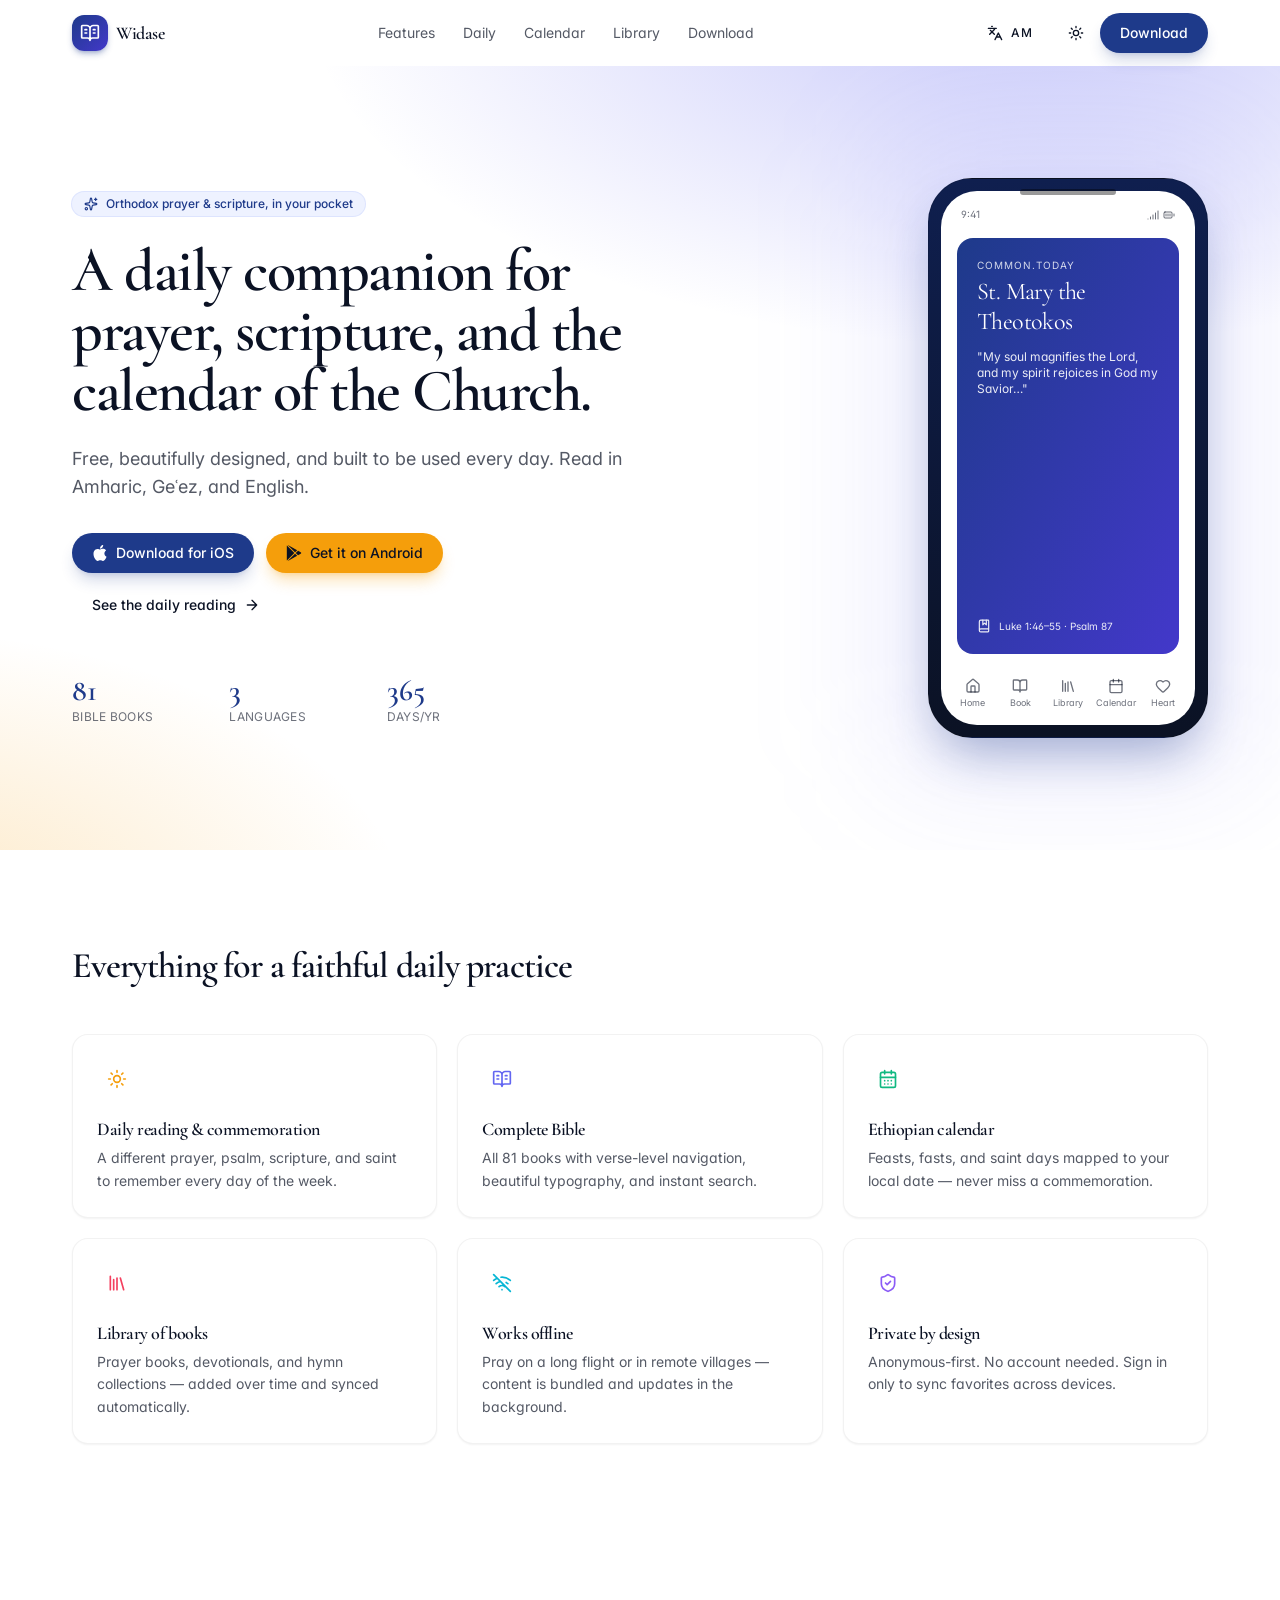
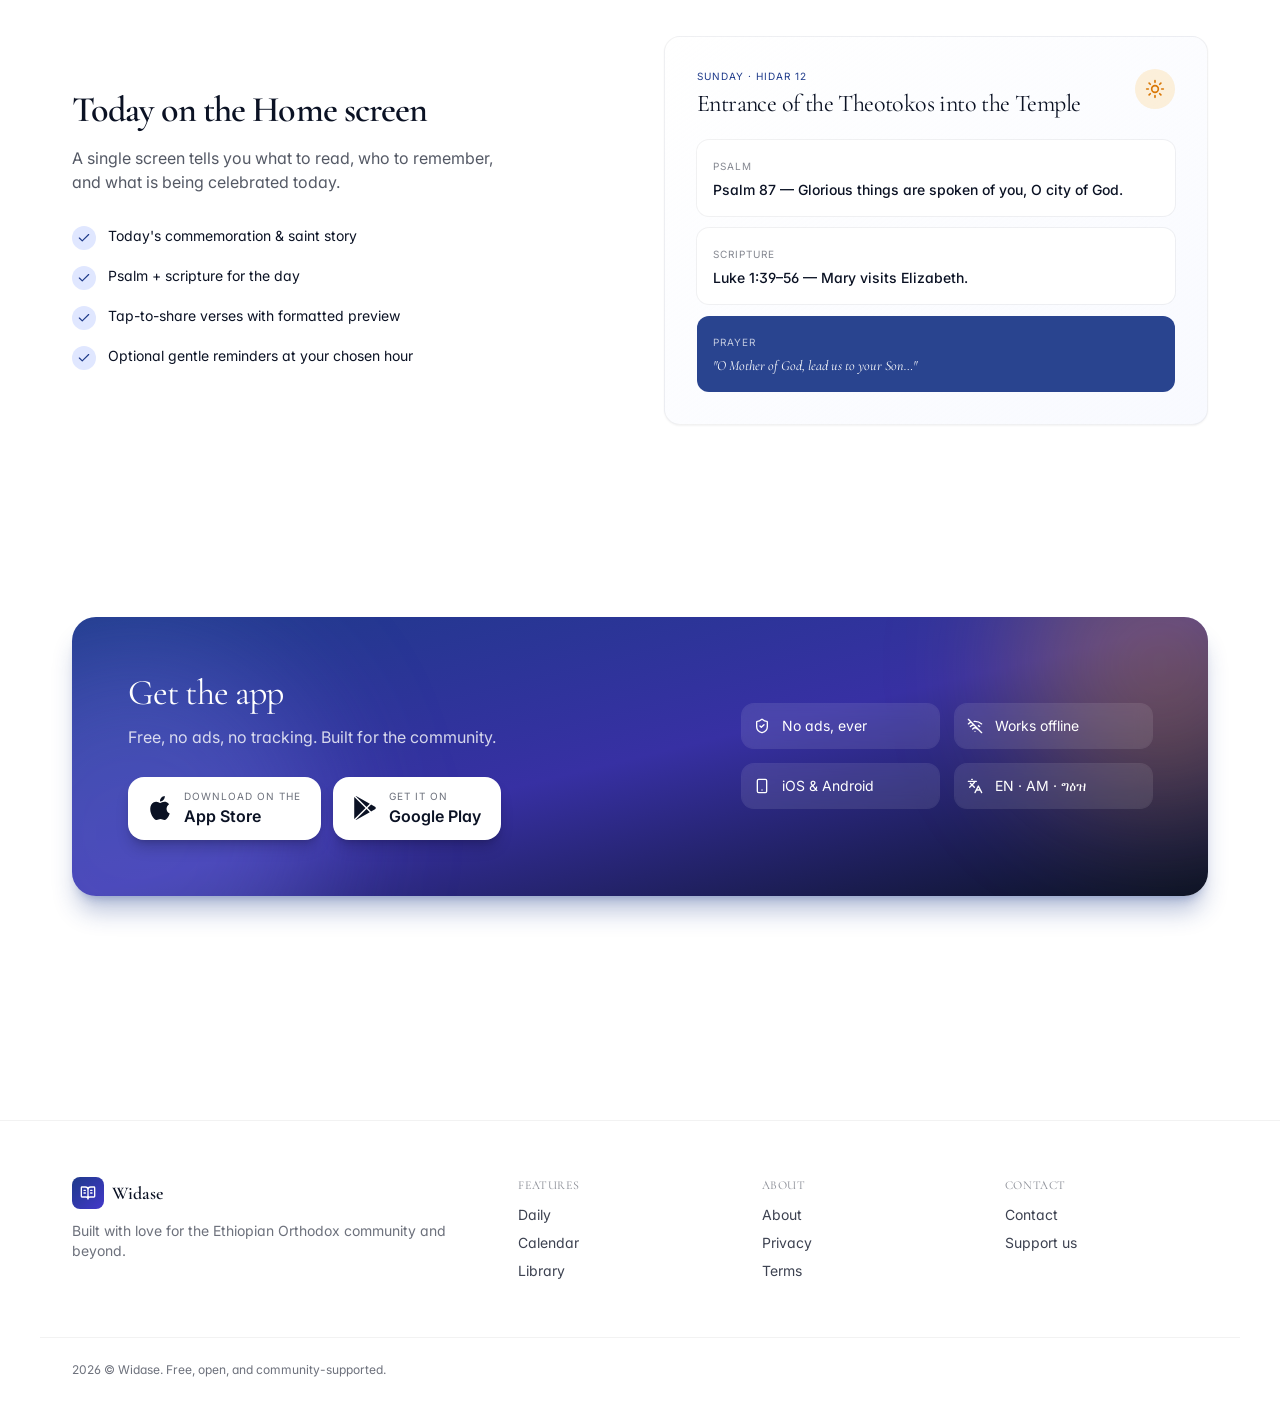
<file: index.html>
<!DOCTYPE html><html lang="en" dir="ltr" class="scroll-pt-24"> <head><meta charset="UTF-8"><meta name="viewport" content="width=device-width, initial-scale=1, viewport-fit=cover"><meta name="generator" content="Astro v4.16.19"><meta name="theme-color" content="#1E3A8A" media="(prefers-color-scheme: light)"><meta name="theme-color" content="#0B1224" media="(prefers-color-scheme: dark)"><title>Widase — Orthodox prayer, scripture, and the Ethiopian calendar</title><meta name="description" content="A free, beautifully designed daily companion for Orthodox prayer, the Bible, and the calendar of the Ethiopian Orthodox Tewahedo Church."><link rel="canonical" href="https://widase.github.io/"><!-- Open Graph --><meta property="og:type" content="website"><meta property="og:title" content="Widase — Orthodox prayer, scripture, and the Ethiopian calendar"><meta property="og:description" content="A free, beautifully designed daily companion for Orthodox prayer, the Bible, and the calendar of the Ethiopian Orthodox Tewahedo Church."><meta property="og:image" content="https://widase.github.io/og.png"><meta property="og:url" content="https://widase.github.io/"><meta name="twitter:card" content="summary_large_image"><!-- Icons --><link rel="icon" type="image/svg+xml" href="/favicon.svg"><link rel="apple-touch-icon" href="/apple-touch-icon.png"><!-- Fonts: only the families we actually use, with display=swap --><link rel="preconnect" href="https://fonts.googleapis.com"><link rel="preconnect" href="https://fonts.gstatic.com" crossorigin><link rel="stylesheet" href="https://fonts.googleapis.com/css2?family=Inter:wght@400;500;600;700&family=Cormorant+Garamond:wght@500;600;700&family=Noto+Sans+Ethiopic:wght@400;500;700&display=swap"><!-- JSON-LD: organization --><script type="application/ld+json">
      {JSON.stringify({
        '@context': 'https://schema.org',
        '@type': 'MobileApplication',
        name: 'Widase',
        operatingSystem: 'iOS, Android',
        applicationCategory: 'LifestyleApplication',
        offers: { '@type': 'Offer', price: '0', priceCurrency: 'USD' },
      })}
    </script><link rel="stylesheet" href="/_assets/about.DtIbSmfr.css"><script type="module" src="/_assets/page.1NgSk6RU.js"></script></head> <body class="min-h-dvh"> <a href="#main" class="sr-only focus:not-sr-only focus:fixed focus:top-2 focus:left-2 focus:z-50 focus:btn-primary">
Skip to content
</a> <header class="sticky top-0 z-40 glass"> <div class="container-1200 flex items-center justify-between py-3"> <a href="/" class="flex items-center gap-2 group"> <span class="grid h-9 w-9 place-items-center rounded-xl bg-gradient-to-br from-brand-900 to-brand-700 text-white shadow-md shadow-brand-900/30"> <svg width="1em" height="1em" class="h-5 w-5" data-icon="lucide:book-open-text">   <symbol id="ai:lucide:book-open-text" viewBox="0 0 24 24"><path fill="none" stroke="currentColor" stroke-linecap="round" stroke-linejoin="round" stroke-width="2" d="M12 7v14m4-9h2m-2-4h2M3 18a1 1 0 0 1-1-1V4a1 1 0 0 1 1-1h5a4 4 0 0 1 4 4a4 4 0 0 1 4-4h5a1 1 0 0 1 1 1v13a1 1 0 0 1-1 1h-6a3 3 0 0 0-3 3a3 3 0 0 0-3-3zm3-6h2M6 8h2"/></symbol><use href="#ai:lucide:book-open-text"></use>  </svg> </span> <span class="font-display text-lg font-semibold tracking-tight">Widase</span> </a> <nav class="hidden md:flex items-center gap-7 text-sm"> <a href="/#features" class="text-ink-950/70 dark:text-slate-300 hover:text-brand-900 dark:hover:text-white transition-colors"> Features </a><a href="/#daily" class="text-ink-950/70 dark:text-slate-300 hover:text-brand-900 dark:hover:text-white transition-colors"> Daily </a><a href="/#calendar" class="text-ink-950/70 dark:text-slate-300 hover:text-brand-900 dark:hover:text-white transition-colors"> Calendar </a><a href="/#library" class="text-ink-950/70 dark:text-slate-300 hover:text-brand-900 dark:hover:text-white transition-colors"> Library </a><a href="/#download" class="text-ink-950/70 dark:text-slate-300 hover:text-brand-900 dark:hover:text-white transition-colors"> Download </a> </nav> <div class="flex items-center gap-2"> <a href="/am" class="btn-ghost text-xs uppercase tracking-wide" aria-label="Toggle language"> <svg width="1em" height="1em" class="h-4 w-4" data-icon="lucide:languages">   <symbol id="ai:lucide:languages" viewBox="0 0 24 24"><path fill="none" stroke="currentColor" stroke-linecap="round" stroke-linejoin="round" stroke-width="2" d="m5 8l6 6m-7 0l6-6l2-3M2 5h12M7 2h1m14 20l-5-10l-5 10m2-4h6"/></symbol><use href="#ai:lucide:languages"></use>  </svg> <span>AM</span> </a> <button type="button" id="theme-toggle" class="btn-ghost p-2" aria-label="Toggle dark mode"> <svg width="1em" height="1em" class="h-4 w-4 dark:hidden" data-icon="lucide:sun">   <symbol id="ai:lucide:sun" viewBox="0 0 24 24"><g fill="none" stroke="currentColor" stroke-linecap="round" stroke-linejoin="round" stroke-width="2"><circle cx="12" cy="12" r="4"/><path d="M12 2v2m0 16v2M4.93 4.93l1.41 1.41m11.32 11.32l1.41 1.41M2 12h2m16 0h2M6.34 17.66l-1.41 1.41M19.07 4.93l-1.41 1.41"/></g></symbol><use href="#ai:lucide:sun"></use>  </svg> <svg width="1em" height="1em" class="h-4 w-4 hidden dark:inline" data-icon="lucide:moon">   <symbol id="ai:lucide:moon" viewBox="0 0 24 24"><path fill="none" stroke="currentColor" stroke-linecap="round" stroke-linejoin="round" stroke-width="2" d="M20.985 12.486a9 9 0 1 1-9.473-9.472c.405-.022.617.46.402.803a6 6 0 0 0 8.268 8.268c.344-.215.825-.004.803.401"/></symbol><use href="#ai:lucide:moon"></use>  </svg> </button> <a href="/#download" class="btn-primary hidden sm:inline-flex"> Download </a> </div> </div> </header> <script>
  // Theme persistence — runs on every nav, no JS framework needed.
  (function () {
    const apply = (mode) => {
      document.documentElement.classList.toggle('dark', mode === 'dark');
    };
    const stored = localStorage.getItem('theme');
    apply(stored ?? (matchMedia('(prefers-color-scheme: dark)').matches ? 'dark' : 'light'));

    document.addEventListener('click', (e) => {
      const t = e.target;
      if (!(t instanceof Element)) return;
      const btn = t.closest('#theme-toggle');
      if (!btn) return;
      const next = document.documentElement.classList.contains('dark') ? 'light' : 'dark';
      apply(next);
      localStorage.setItem('theme', next);
    });
  })();
</script> <main id="main">  <section class="relative overflow-hidden bg-hero-radial"> <div class="container-1200 grid items-center gap-12 py-20 md:py-28 md:grid-cols-[1.1fr_1fr]"> <div class="animate-fade-in-up"> <p class="inline-flex items-center gap-2 rounded-full bg-brand-50 dark:bg-white/5 px-3 py-1 text-xs font-medium text-brand-900 dark:text-brand-300 ring-1 ring-brand-200/60 dark:ring-white/10"> <svg width="1em" height="1em" class="h-3.5 w-3.5" data-icon="lucide:sparkles">   <symbol id="ai:lucide:sparkles" viewBox="0 0 24 24"><g fill="none" stroke="currentColor" stroke-linecap="round" stroke-linejoin="round" stroke-width="2"><path d="M11.017 2.814a1 1 0 0 1 1.966 0l1.051 5.558a2 2 0 0 0 1.594 1.594l5.558 1.051a1 1 0 0 1 0 1.966l-5.558 1.051a2 2 0 0 0-1.594 1.594l-1.051 5.558a1 1 0 0 1-1.966 0l-1.051-5.558a2 2 0 0 0-1.594-1.594l-5.558-1.051a1 1 0 0 1 0-1.966l5.558-1.051a2 2 0 0 0 1.594-1.594zM20 2v4m2-2h-4"/><circle cx="4" cy="20" r="2"/></g></symbol><use href="#ai:lucide:sparkles"></use>  </svg> Orthodox prayer &amp; scripture, in your pocket </p> <h1 class="mt-6 text-4xl sm:text-5xl md:text-6xl font-semibold leading-[1.05] text-balance"> A daily companion for prayer, scripture, and the calendar of the Church. </h1> <p class="mt-6 text-lg text-ink-950/70 dark:text-slate-300 max-w-xl"> Free, beautifully designed, and built to be used every day. Read in Amharic, Geʿez, and English. </p> <div class="mt-8 flex flex-wrap items-center gap-3"> <a href="#" class="btn-primary"> <svg width="1em" height="1em" class="h-4 w-4" data-icon="simple-icons:apple">   <symbol id="ai:simple-icons:apple" viewBox="0 0 24 24"><path fill="currentColor" d="M12.152 6.896c-.948 0-2.415-1.078-3.96-1.04c-2.04.027-3.91 1.183-4.961 3.014c-2.117 3.675-.546 9.103 1.519 12.09c1.013 1.454 2.208 3.09 3.792 3.039c1.52-.065 2.09-.987 3.935-.987c1.831 0 2.35.987 3.96.948c1.637-.026 2.676-1.48 3.676-2.948c1.156-1.688 1.636-3.325 1.662-3.415c-.039-.013-3.182-1.221-3.22-4.857c-.026-3.04 2.48-4.494 2.597-4.559c-1.429-2.09-3.623-2.324-4.39-2.376c-2-.156-3.675 1.09-4.61 1.09zM15.53 3.83c.843-1.012 1.4-2.427 1.245-3.83c-1.207.052-2.662.805-3.532 1.818c-.78.896-1.454 2.338-1.273 3.714c1.338.104 2.715-.688 3.559-1.701"/></symbol><use href="#ai:simple-icons:apple"></use>  </svg> Download for iOS </a> <a href="#" class="btn-gold"> <svg width="1em" height="1em" class="h-4 w-4" data-icon="simple-icons:googleplay">   <symbol id="ai:simple-icons:googleplay" viewBox="0 0 24 24"><path fill="currentColor" d="m22.018 13.298l-3.919 2.218l-3.515-3.493l3.543-3.521l3.891 2.202a1.49 1.49 0 0 1 0 2.594M1.337.924a1.5 1.5 0 0 0-.112.568v21.017c0 .217.045.419.124.6l11.155-11.087zm12.207 10.065l3.258-3.238L3.45.195a1.47 1.47 0 0 0-.946-.179zm0 2.067l-11 10.933c.298.036.612-.016.906-.183l13.324-7.54z"/></symbol><use href="#ai:simple-icons:googleplay"></use>  </svg> Get it on Android </a> <a href="/#daily" class="btn-ghost"> See the daily reading <svg width="1em" height="1em" class="h-4 w-4" data-icon="lucide:arrow-right">   <symbol id="ai:lucide:arrow-right" viewBox="0 0 24 24"><path fill="none" stroke="currentColor" stroke-linecap="round" stroke-linejoin="round" stroke-width="2" d="M5 12h14m-7-7l7 7l-7 7"/></symbol><use href="#ai:lucide:arrow-right"></use>  </svg> </a> </div> <dl class="mt-12 grid grid-cols-3 gap-6 max-w-md"> <div> <dt class="text-3xl font-display font-semibold text-brand-900 dark:text-brand-300">81</dt> <dd class="text-xs uppercase tracking-wide text-ink-950/60 dark:text-slate-400">Bible books</dd> </div> <div> <dt class="text-3xl font-display font-semibold text-brand-900 dark:text-brand-300">3</dt> <dd class="text-xs uppercase tracking-wide text-ink-950/60 dark:text-slate-400">Languages</dd> </div> <div> <dt class="text-3xl font-display font-semibold text-brand-900 dark:text-brand-300">365</dt> <dd class="text-xs uppercase tracking-wide text-ink-950/60 dark:text-slate-400">Days/yr</dd> </div> </dl> </div> <!-- Phone mockup composed entirely in CSS so we ship zero KB of imagery --> <div class="relative justify-self-center md:justify-self-end animate-float"> <div class="relative h-[560px] w-[280px] rounded-[44px] border border-black/10 dark:border-white/10 bg-gradient-to-b from-brand-950 to-ink-950 p-3 shadow-2xl shadow-brand-900/40"> <div class="absolute left-1/2 top-2.5 h-1.5 w-24 -translate-x-1/2 rounded-full bg-black/40"></div> <div class="h-full w-full rounded-[36px] bg-white dark:bg-ink-900 overflow-hidden flex flex-col"> <!-- Status bar --> <div class="flex items-center justify-between px-5 pt-4 text-[10px] text-ink-950/60 dark:text-slate-400"> <span>9:41</span> <span class="flex items-center gap-1"> <svg width="1em" height="1em" class="h-3 w-3" data-icon="lucide:signal">   <symbol id="ai:lucide:signal" viewBox="0 0 24 24"><path fill="none" stroke="currentColor" stroke-linecap="round" stroke-linejoin="round" stroke-width="2" d="M2 20h.01M7 20v-4m5 4v-8m5 8V8m5-4v16"/></symbol><use href="#ai:lucide:signal"></use>  </svg> <svg width="1em" height="1em" class="h-3 w-3" data-icon="lucide:battery-full">   <symbol id="ai:lucide:battery-full" viewBox="0 0 24 24"><g fill="none" stroke="currentColor" stroke-linecap="round" stroke-linejoin="round" stroke-width="2"><path d="M10 10v4m4-4v4m8 0v-4M6 10v4"/><rect width="16" height="12" x="2" y="6" rx="2"/></g></symbol><use href="#ai:lucide:battery-full"></use>  </svg> </span> </div> <!-- Hero card --> <div class="m-4 flex-1 rounded-2xl bg-gradient-to-br from-brand-900 to-brand-700 text-white p-5 flex flex-col justify-between"> <div> <p class="text-[10px] uppercase tracking-widest opacity-80">common.today</p> <h3 class="font-display text-2xl mt-1 leading-tight">St. Mary the Theotokos</h3> <p class="mt-3 text-xs opacity-90 line-clamp-3">
"My soul magnifies the Lord, and my spirit rejoices in God my Savior…"
</p> </div> <div class="flex items-center gap-2 text-[10px] opacity-90"> <svg width="1em" height="1em" class="h-3.5 w-3.5" data-icon="lucide:book-marked">   <symbol id="ai:lucide:book-marked" viewBox="0 0 24 24"><g fill="none" stroke="currentColor" stroke-linecap="round" stroke-linejoin="round" stroke-width="2"><path d="M10 2v8l3-3l3 3V2"/><path d="M4 19.5v-15A2.5 2.5 0 0 1 6.5 2H19a1 1 0 0 1 1 1v18a1 1 0 0 1-1 1H6.5a1 1 0 0 1 0-5H20"/></g></symbol><use href="#ai:lucide:book-marked"></use>  </svg> <span>Luke 1:46–55 · Psalm 87</span> </div> </div> <!-- Tab bar --> <div class="grid grid-cols-5 px-2 pb-4 pt-2 text-[9px] text-ink-950/60 dark:text-slate-400"> <div class="flex flex-col items-center gap-0.5"> <svg width="1em" height="1em" class="h-4 w-4" data-icon="lucide:home">   <symbol id="ai:lucide:home" viewBox="0 0 24 24"><g fill="none" stroke="currentColor" stroke-linecap="round" stroke-linejoin="round" stroke-width="2"><path d="M15 21v-8a1 1 0 0 0-1-1h-4a1 1 0 0 0-1 1v8"/><path d="M3 10a2 2 0 0 1 .709-1.528l7-6a2 2 0 0 1 2.582 0l7 6A2 2 0 0 1 21 10v9a2 2 0 0 1-2 2H5a2 2 0 0 1-2-2z"/></g></symbol><use href="#ai:lucide:home"></use>  </svg> <span class="capitalize">home</span> </div><div class="flex flex-col items-center gap-0.5"> <svg width="1em" height="1em" class="h-4 w-4" data-icon="lucide:book-open">   <symbol id="ai:lucide:book-open" viewBox="0 0 24 24"><path fill="none" stroke="currentColor" stroke-linecap="round" stroke-linejoin="round" stroke-width="2" d="M12 7v14m-9-3a1 1 0 0 1-1-1V4a1 1 0 0 1 1-1h5a4 4 0 0 1 4 4a4 4 0 0 1 4-4h5a1 1 0 0 1 1 1v13a1 1 0 0 1-1 1h-6a3 3 0 0 0-3 3a3 3 0 0 0-3-3z"/></symbol><use href="#ai:lucide:book-open"></use>  </svg> <span class="capitalize">book</span> </div><div class="flex flex-col items-center gap-0.5"> <svg width="1em" height="1em" class="h-4 w-4" data-icon="lucide:library">   <symbol id="ai:lucide:library" viewBox="0 0 24 24"><path fill="none" stroke="currentColor" stroke-linecap="round" stroke-linejoin="round" stroke-width="2" d="m16 6l4 14M12 6v14M8 8v12M4 4v16"/></symbol><use href="#ai:lucide:library"></use>  </svg> <span class="capitalize">library</span> </div><div class="flex flex-col items-center gap-0.5"> <svg width="1em" height="1em" class="h-4 w-4" data-icon="lucide:calendar">   <symbol id="ai:lucide:calendar" viewBox="0 0 24 24"><g fill="none" stroke="currentColor" stroke-linecap="round" stroke-linejoin="round" stroke-width="2"><path d="M8 2v4m8-4v4"/><rect width="18" height="18" x="3" y="4" rx="2"/><path d="M3 10h18"/></g></symbol><use href="#ai:lucide:calendar"></use>  </svg> <span class="capitalize">calendar</span> </div><div class="flex flex-col items-center gap-0.5"> <svg width="1em" height="1em" class="h-4 w-4" data-icon="lucide:heart">   <symbol id="ai:lucide:heart" viewBox="0 0 24 24"><path fill="none" stroke="currentColor" stroke-linecap="round" stroke-linejoin="round" stroke-width="2" d="M2 9.5a5.5 5.5 0 0 1 9.591-3.676a.56.56 0 0 0 .818 0A5.49 5.49 0 0 1 22 9.5c0 2.29-1.5 4-3 5.5l-5.492 5.313a2 2 0 0 1-3 .019L5 15c-1.5-1.5-3-3.2-3-5.5"/></symbol><use href="#ai:lucide:heart"></use>  </svg> <span class="capitalize">heart</span> </div> </div> </div> </div> <div class="absolute -inset-12 -z-10 rounded-[60px] bg-brand-500/10 blur-3xl"></div> </div> </div> </section> <section id="features" class="container-1200 py-24"> <div class="max-w-2xl"> <h2 class="text-3xl sm:text-4xl font-semibold text-balance">Everything for a faithful daily practice</h2> </div> <ul class="mt-12 grid gap-5 sm:grid-cols-2 lg:grid-cols-3"> <li class="ring-card p-6 transition hover:-translate-y-0.5 hover:shadow-md"> <div class="grid h-10 w-10 place-items-center rounded-xl bg-current/10 text-gold-500 mb-4"> <svg width="1em" height="1em" viewBox="0 0 24 24" class="h-5 w-5" data-icon="lucide:sun">   <use href="#ai:lucide:sun"></use>  </svg> </div> <h3 class="text-lg font-semibold mb-1">Daily reading &amp; commemoration</h3> <p class="text-sm text-ink-950/70 dark:text-slate-400 leading-relaxed">A different prayer, psalm, scripture, and saint to remember every day of the week.</p> </li><li class="ring-card p-6 transition hover:-translate-y-0.5 hover:shadow-md"> <div class="grid h-10 w-10 place-items-center rounded-xl bg-current/10 text-brand-500 mb-4"> <svg width="1em" height="1em" viewBox="0 0 24 24" class="h-5 w-5" data-icon="lucide:book-open-text">   <use href="#ai:lucide:book-open-text"></use>  </svg> </div> <h3 class="text-lg font-semibold mb-1">Complete Bible</h3> <p class="text-sm text-ink-950/70 dark:text-slate-400 leading-relaxed">All 81 books with verse-level navigation, beautiful typography, and instant search.</p> </li><li class="ring-card p-6 transition hover:-translate-y-0.5 hover:shadow-md"> <div class="grid h-10 w-10 place-items-center rounded-xl bg-current/10 text-emerald-500 mb-4"> <svg width="1em" height="1em" class="h-5 w-5" data-icon="lucide:calendar-days">   <symbol id="ai:lucide:calendar-days" viewBox="0 0 24 24"><g fill="none" stroke="currentColor" stroke-linecap="round" stroke-linejoin="round" stroke-width="2"><path d="M8 2v4m8-4v4"/><rect width="18" height="18" x="3" y="4" rx="2"/><path d="M3 10h18M8 14h.01M12 14h.01M16 14h.01M8 18h.01M12 18h.01M16 18h.01"/></g></symbol><use href="#ai:lucide:calendar-days"></use>  </svg> </div> <h3 class="text-lg font-semibold mb-1">Ethiopian calendar</h3> <p class="text-sm text-ink-950/70 dark:text-slate-400 leading-relaxed">Feasts, fasts, and saint days mapped to your local date — never miss a commemoration.</p> </li><li class="ring-card p-6 transition hover:-translate-y-0.5 hover:shadow-md"> <div class="grid h-10 w-10 place-items-center rounded-xl bg-current/10 text-rose-500 mb-4"> <svg width="1em" height="1em" viewBox="0 0 24 24" class="h-5 w-5" data-icon="lucide:library">   <use href="#ai:lucide:library"></use>  </svg> </div> <h3 class="text-lg font-semibold mb-1">Library of books</h3> <p class="text-sm text-ink-950/70 dark:text-slate-400 leading-relaxed">Prayer books, devotionals, and hymn collections — added over time and synced automatically.</p> </li><li class="ring-card p-6 transition hover:-translate-y-0.5 hover:shadow-md"> <div class="grid h-10 w-10 place-items-center rounded-xl bg-current/10 text-cyan-500 mb-4"> <svg width="1em" height="1em" class="h-5 w-5" data-icon="lucide:wifi-off">   <symbol id="ai:lucide:wifi-off" viewBox="0 0 24 24"><path fill="none" stroke="currentColor" stroke-linecap="round" stroke-linejoin="round" stroke-width="2" d="M12 20h.01M8.5 16.429a5 5 0 0 1 7 0M5 12.859a10 10 0 0 1 5.17-2.69m8.83 2.69a10 10 0 0 0-2.007-1.523M2 8.82a15 15 0 0 1 4.177-2.643M22 8.82a15 15 0 0 0-11.288-3.764M2 2l20 20"/></symbol><use href="#ai:lucide:wifi-off"></use>  </svg> </div> <h3 class="text-lg font-semibold mb-1">Works offline</h3> <p class="text-sm text-ink-950/70 dark:text-slate-400 leading-relaxed">Pray on a long flight or in remote villages — content is bundled and updates in the background.</p> </li><li class="ring-card p-6 transition hover:-translate-y-0.5 hover:shadow-md"> <div class="grid h-10 w-10 place-items-center rounded-xl bg-current/10 text-violet-500 mb-4"> <svg width="1em" height="1em" class="h-5 w-5" data-icon="lucide:shield-check">   <symbol id="ai:lucide:shield-check" viewBox="0 0 24 24"><g fill="none" stroke="currentColor" stroke-linecap="round" stroke-linejoin="round" stroke-width="2"><path d="M20 13c0 5-3.5 7.5-7.66 8.95a1 1 0 0 1-.67-.01C7.5 20.5 4 18 4 13V6a1 1 0 0 1 1-1c2 0 4.5-1.2 6.24-2.72a1.17 1.17 0 0 1 1.52 0C14.51 3.81 17 5 19 5a1 1 0 0 1 1 1z"/><path d="m9 12l2 2l4-4"/></g></symbol><use href="#ai:lucide:shield-check"></use>  </svg> </div> <h3 class="text-lg font-semibold mb-1">Private by design</h3> <p class="text-sm text-ink-950/70 dark:text-slate-400 leading-relaxed">Anonymous-first. No account needed. Sign in only to sync favorites across devices.</p> </li> </ul> </section> <section id="daily" class="container-1200 py-24"> <div class="grid gap-12 lg:grid-cols-2 items-center"> <div> <h2 class="text-3xl sm:text-4xl font-semibold text-balance">Today on the Home screen</h2> <p class="mt-4 text-ink-950/70 dark:text-slate-300 max-w-md">A single screen tells you what to read, who to remember, and what is being celebrated today.</p> <ul class="mt-8 space-y-4 text-sm"> <li class="flex gap-3"><span class="grid h-6 w-6 shrink-0 place-items-center rounded-full bg-brand-100 dark:bg-brand-900/40 text-brand-900 dark:text-brand-300"><svg width="1em" height="1em" class="h-3.5 w-3.5" data-icon="lucide:check">   <symbol id="ai:lucide:check" viewBox="0 0 24 24"><path fill="none" stroke="currentColor" stroke-linecap="round" stroke-linejoin="round" stroke-width="2" d="M20 6L9 17l-5-5"/></symbol><use href="#ai:lucide:check"></use>  </svg></span> Today's commemoration & saint story</li> <li class="flex gap-3"><span class="grid h-6 w-6 shrink-0 place-items-center rounded-full bg-brand-100 dark:bg-brand-900/40 text-brand-900 dark:text-brand-300"><svg width="1em" height="1em" viewBox="0 0 24 24" class="h-3.5 w-3.5" data-icon="lucide:check">   <use href="#ai:lucide:check"></use>  </svg></span> Psalm + scripture for the day</li> <li class="flex gap-3"><span class="grid h-6 w-6 shrink-0 place-items-center rounded-full bg-brand-100 dark:bg-brand-900/40 text-brand-900 dark:text-brand-300"><svg width="1em" height="1em" viewBox="0 0 24 24" class="h-3.5 w-3.5" data-icon="lucide:check">   <use href="#ai:lucide:check"></use>  </svg></span> Tap-to-share verses with formatted preview</li> <li class="flex gap-3"><span class="grid h-6 w-6 shrink-0 place-items-center rounded-full bg-brand-100 dark:bg-brand-900/40 text-brand-900 dark:text-brand-300"><svg width="1em" height="1em" viewBox="0 0 24 24" class="h-3.5 w-3.5" data-icon="lucide:check">   <use href="#ai:lucide:check"></use>  </svg></span> Optional gentle reminders at your chosen hour</li> </ul> </div> <div class="ring-card p-6 lg:p-8 bg-gradient-to-br from-white to-brand-50/40 dark:from-ink-900 dark:to-ink-950"> <div class="flex items-start justify-between mb-5"> <div> <p class="text-[10px] uppercase tracking-widest text-brand-900 dark:text-brand-300">Sunday · Hidar 12</p> <h3 class="font-display text-2xl mt-1">Entrance of the Theotokos into the Temple</h3> </div> <div class="grid h-10 w-10 place-items-center rounded-full bg-gold-500/15 text-gold-600"> <svg width="1em" height="1em" viewBox="0 0 24 24" class="h-5 w-5" data-icon="lucide:sun">   <use href="#ai:lucide:sun"></use>  </svg> </div> </div> <div class="grid gap-3 text-sm"> <div class="rounded-xl bg-white dark:bg-ink-900/70 ring-1 ring-black/5 dark:ring-white/10 p-4"> <p class="text-[10px] uppercase tracking-widest text-ink-950/50 dark:text-slate-500">Psalm</p> <p class="mt-1 font-medium">Psalm 87 — Glorious things are spoken of you, O city of God.</p> </div> <div class="rounded-xl bg-white dark:bg-ink-900/70 ring-1 ring-black/5 dark:ring-white/10 p-4"> <p class="text-[10px] uppercase tracking-widest text-ink-950/50 dark:text-slate-500">Scripture</p> <p class="mt-1 font-medium">Luke 1:39–56 — Mary visits Elizabeth.</p> </div> <div class="rounded-xl bg-brand-900/95 text-white p-4"> <p class="text-[10px] uppercase tracking-widest opacity-70">Prayer</p> <p class="mt-1 font-display italic">"O Mother of God, lead us to your Son…"</p> </div> </div> </div> </div> </section> <section id="download" class="container-1200 py-24"> <div class="relative overflow-hidden rounded-3xl bg-gradient-to-br from-brand-900 via-brand-800 to-ink-950 p-10 lg:p-14 text-white shadow-xl shadow-brand-900/30"> <div class="absolute -right-24 -top-24 h-72 w-72 rounded-full bg-gold-500/30 blur-3xl"></div> <div class="absolute -left-32 -bottom-32 h-96 w-96 rounded-full bg-brand-400/30 blur-3xl"></div> <div class="relative grid gap-10 md:grid-cols-[1.4fr_1fr] items-center"> <div> <h2 class="font-display text-3xl sm:text-4xl">Get the app</h2> <p class="mt-3 max-w-xl text-white/80">Free, no ads, no tracking. Built for the community.</p> <div class="mt-7 flex flex-wrap gap-3"> <a href="#" class="inline-flex items-center gap-3 rounded-2xl bg-white text-ink-950 px-5 py-3 hover:bg-slate-100 transition shadow-lg shadow-black/20"> <svg width="1em" height="1em" viewBox="0 0 24 24" class="h-6 w-6" data-icon="simple-icons:apple">   <use href="#ai:simple-icons:apple"></use>  </svg> <div class="text-left"> <p class="text-[10px] uppercase tracking-widest text-ink-950/60">Download on the</p> <p class="font-semibold">App Store</p> </div> </a> <a href="#" class="inline-flex items-center gap-3 rounded-2xl bg-white text-ink-950 px-5 py-3 hover:bg-slate-100 transition shadow-lg shadow-black/20"> <svg width="1em" height="1em" viewBox="0 0 24 24" class="h-6 w-6" data-icon="simple-icons:googleplay">   <use href="#ai:simple-icons:googleplay"></use>  </svg> <div class="text-left"> <p class="text-[10px] uppercase tracking-widest text-ink-950/60">Get it on</p> <p class="font-semibold">Google Play</p> </div> </a> </div> </div> <ul class="grid grid-cols-2 gap-4 text-sm"> <li class="flex items-center gap-3 rounded-xl bg-white/10 backdrop-blur p-3 ring-1 ring-white/10"> <svg width="1em" height="1em" viewBox="0 0 24 24" class="h-4 w-4" data-icon="lucide:shield-check">   <use href="#ai:lucide:shield-check"></use>  </svg> <span>No ads, ever</span> </li><li class="flex items-center gap-3 rounded-xl bg-white/10 backdrop-blur p-3 ring-1 ring-white/10"> <svg width="1em" height="1em" viewBox="0 0 24 24" class="h-4 w-4" data-icon="lucide:wifi-off">   <use href="#ai:lucide:wifi-off"></use>  </svg> <span>Works offline</span> </li><li class="flex items-center gap-3 rounded-xl bg-white/10 backdrop-blur p-3 ring-1 ring-white/10"> <svg width="1em" height="1em" class="h-4 w-4" data-icon="lucide:smartphone">   <symbol id="ai:lucide:smartphone" viewBox="0 0 24 24"><g fill="none" stroke="currentColor" stroke-linecap="round" stroke-linejoin="round" stroke-width="2"><rect width="14" height="20" x="5" y="2" rx="2" ry="2"/><path d="M12 18h.01"/></g></symbol><use href="#ai:lucide:smartphone"></use>  </svg> <span>iOS &amp; Android</span> </li><li class="flex items-center gap-3 rounded-xl bg-white/10 backdrop-blur p-3 ring-1 ring-white/10"> <svg width="1em" height="1em" viewBox="0 0 24 24" class="h-4 w-4" data-icon="lucide:languages">   <use href="#ai:lucide:languages"></use>  </svg> <span>EN · AM · ግዕዝ</span> </li> </ul> </div> </div> </section>  </main> <footer class="mt-32 border-t border-black/5 dark:border-white/10 bg-white/40 dark:bg-ink-950/60"> <div class="container-1200 py-14 grid gap-10 md:grid-cols-[2fr_1fr_1fr_1fr]"> <div class="space-y-3"> <div class="flex items-center gap-2"> <span class="grid h-8 w-8 place-items-center rounded-lg bg-gradient-to-br from-brand-900 to-brand-700 text-white"> <svg width="1em" height="1em" viewBox="0 0 24 24" class="h-4 w-4" data-icon="lucide:book-open-text">   <use href="#ai:lucide:book-open-text"></use>  </svg> </span> <span class="font-display text-lg font-semibold">Widase</span> </div> <p class="text-sm text-ink-950/60 dark:text-slate-400 max-w-sm"> Built with love for the Ethiopian Orthodox community and beyond. </p> </div> <div> <h3 class="text-xs uppercase tracking-wider text-ink-950/50 dark:text-slate-500 mb-3">Features</h3> <ul class="space-y-2 text-sm"> <li> <a href="/#daily" class="text-ink-950/80 dark:text-slate-300 hover:text-brand-900 dark:hover:text-white transition"> Daily </a> </li><li> <a href="/#calendar" class="text-ink-950/80 dark:text-slate-300 hover:text-brand-900 dark:hover:text-white transition"> Calendar </a> </li><li> <a href="/#library" class="text-ink-950/80 dark:text-slate-300 hover:text-brand-900 dark:hover:text-white transition"> Library </a> </li> </ul> </div><div> <h3 class="text-xs uppercase tracking-wider text-ink-950/50 dark:text-slate-500 mb-3">About</h3> <ul class="space-y-2 text-sm"> <li> <a href="/about" class="text-ink-950/80 dark:text-slate-300 hover:text-brand-900 dark:hover:text-white transition"> About </a> </li><li> <a href="/privacy" class="text-ink-950/80 dark:text-slate-300 hover:text-brand-900 dark:hover:text-white transition"> Privacy </a> </li><li> <a href="/terms" class="text-ink-950/80 dark:text-slate-300 hover:text-brand-900 dark:hover:text-white transition"> Terms </a> </li> </ul> </div><div> <h3 class="text-xs uppercase tracking-wider text-ink-950/50 dark:text-slate-500 mb-3">Contact</h3> <ul class="space-y-2 text-sm"> <li> <a href="/contact" class="text-ink-950/80 dark:text-slate-300 hover:text-brand-900 dark:hover:text-white transition"> Contact </a> </li><li> <a href="/donate" class="text-ink-950/80 dark:text-slate-300 hover:text-brand-900 dark:hover:text-white transition"> Support us </a> </li> </ul> </div> </div> <div class="container-1200 py-6 flex flex-col sm:flex-row items-center justify-between gap-4 border-t border-black/5 dark:border-white/10 text-xs text-ink-950/60 dark:text-slate-500"> <p>2026 © Widase. Free, open, and community-supported.</p> </div> </footer> </body></html>
</file>
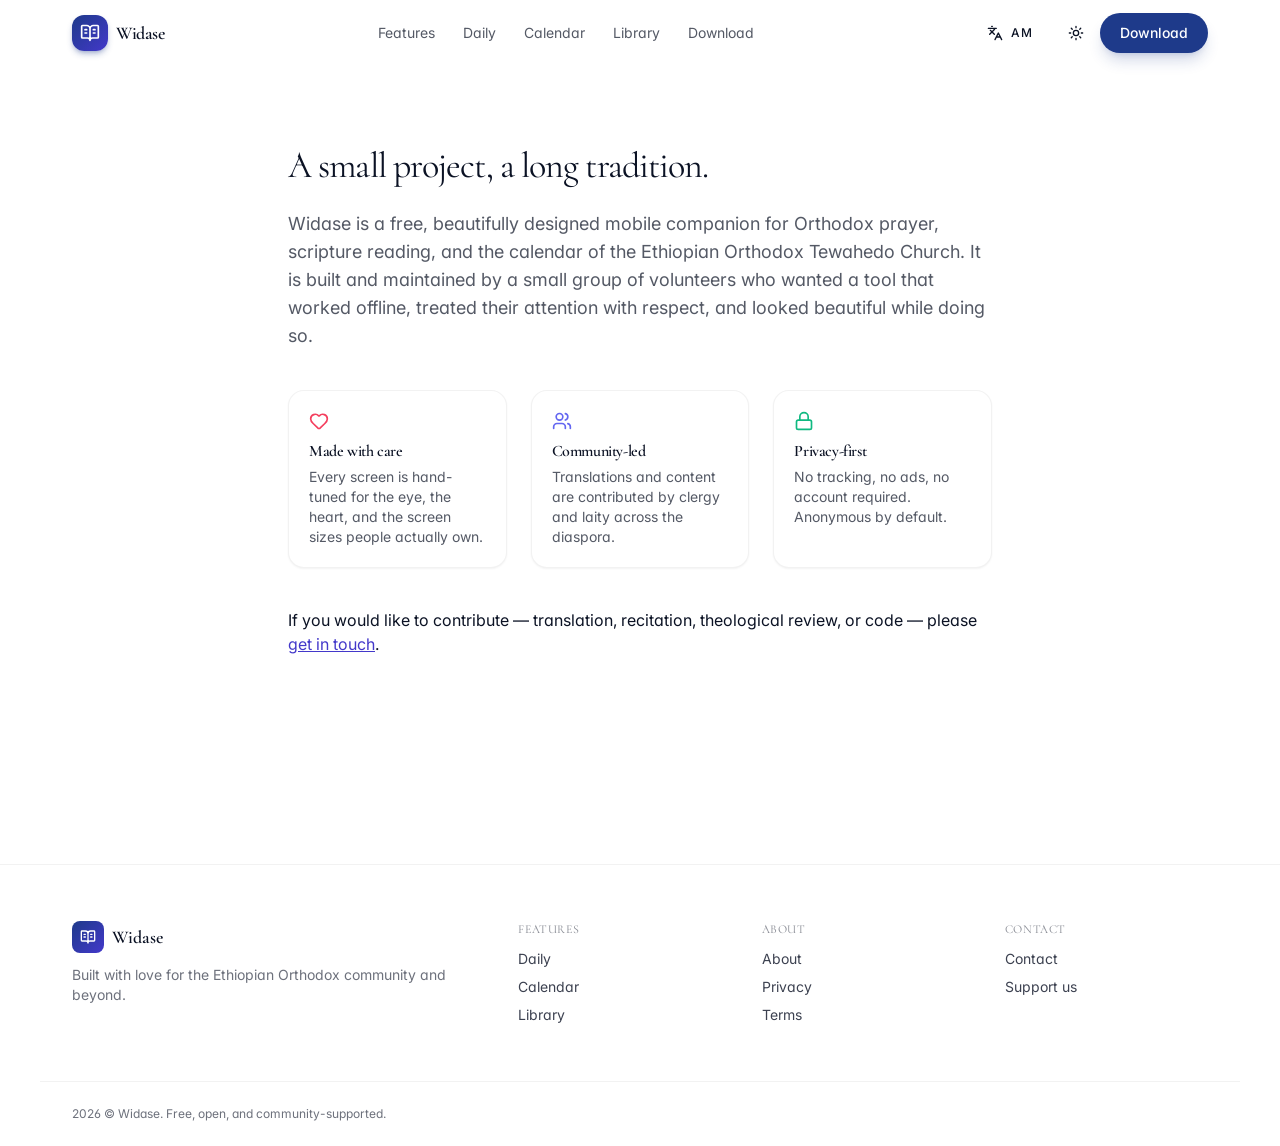
<file: about/index.html>
<!DOCTYPE html><html lang="en" dir="ltr" class="scroll-pt-24"> <head><meta charset="UTF-8"><meta name="viewport" content="width=device-width, initial-scale=1, viewport-fit=cover"><meta name="generator" content="Astro v4.16.19"><meta name="theme-color" content="#1E3A8A" media="(prefers-color-scheme: light)"><meta name="theme-color" content="#0B1224" media="(prefers-color-scheme: dark)"><title>About — Widase</title><meta name="description" content="A daily companion for Orthodox prayer and scripture."><link rel="canonical" href="https://widase.github.io/about"><!-- Open Graph --><meta property="og:type" content="website"><meta property="og:title" content="About — Widase"><meta property="og:description" content="A daily companion for Orthodox prayer and scripture."><meta property="og:image" content="https://widase.github.io/og.png"><meta property="og:url" content="https://widase.github.io/about"><meta name="twitter:card" content="summary_large_image"><!-- Icons --><link rel="icon" type="image/svg+xml" href="/favicon.svg"><link rel="apple-touch-icon" href="/apple-touch-icon.png"><!-- Fonts: only the families we actually use, with display=swap --><link rel="preconnect" href="https://fonts.googleapis.com"><link rel="preconnect" href="https://fonts.gstatic.com" crossorigin><link rel="stylesheet" href="https://fonts.googleapis.com/css2?family=Inter:wght@400;500;600;700&family=Cormorant+Garamond:wght@500;600;700&family=Noto+Sans+Ethiopic:wght@400;500;700&display=swap"><!-- JSON-LD: organization --><script type="application/ld+json">
      {JSON.stringify({
        '@context': 'https://schema.org',
        '@type': 'MobileApplication',
        name: 'Widase',
        operatingSystem: 'iOS, Android',
        applicationCategory: 'LifestyleApplication',
        offers: { '@type': 'Offer', price: '0', priceCurrency: 'USD' },
      })}
    </script><link rel="stylesheet" href="/_assets/about.DtIbSmfr.css"><script type="module" src="/_assets/page.1NgSk6RU.js"></script></head> <body class="min-h-dvh"> <a href="#main" class="sr-only focus:not-sr-only focus:fixed focus:top-2 focus:left-2 focus:z-50 focus:btn-primary">
Skip to content
</a> <header class="sticky top-0 z-40 glass"> <div class="container-1200 flex items-center justify-between py-3"> <a href="/" class="flex items-center gap-2 group"> <span class="grid h-9 w-9 place-items-center rounded-xl bg-gradient-to-br from-brand-900 to-brand-700 text-white shadow-md shadow-brand-900/30"> <svg width="1em" height="1em" class="h-5 w-5" data-icon="lucide:book-open-text">   <symbol id="ai:lucide:book-open-text" viewBox="0 0 24 24"><path fill="none" stroke="currentColor" stroke-linecap="round" stroke-linejoin="round" stroke-width="2" d="M12 7v14m4-9h2m-2-4h2M3 18a1 1 0 0 1-1-1V4a1 1 0 0 1 1-1h5a4 4 0 0 1 4 4a4 4 0 0 1 4-4h5a1 1 0 0 1 1 1v13a1 1 0 0 1-1 1h-6a3 3 0 0 0-3 3a3 3 0 0 0-3-3zm3-6h2M6 8h2"/></symbol><use href="#ai:lucide:book-open-text"></use>  </svg> </span> <span class="font-display text-lg font-semibold tracking-tight">Widase</span> </a> <nav class="hidden md:flex items-center gap-7 text-sm"> <a href="/#features" class="text-ink-950/70 dark:text-slate-300 hover:text-brand-900 dark:hover:text-white transition-colors"> Features </a><a href="/#daily" class="text-ink-950/70 dark:text-slate-300 hover:text-brand-900 dark:hover:text-white transition-colors"> Daily </a><a href="/#calendar" class="text-ink-950/70 dark:text-slate-300 hover:text-brand-900 dark:hover:text-white transition-colors"> Calendar </a><a href="/#library" class="text-ink-950/70 dark:text-slate-300 hover:text-brand-900 dark:hover:text-white transition-colors"> Library </a><a href="/#download" class="text-ink-950/70 dark:text-slate-300 hover:text-brand-900 dark:hover:text-white transition-colors"> Download </a> </nav> <div class="flex items-center gap-2"> <a href="/am" class="btn-ghost text-xs uppercase tracking-wide" aria-label="Toggle language"> <svg width="1em" height="1em" class="h-4 w-4" data-icon="lucide:languages">   <symbol id="ai:lucide:languages" viewBox="0 0 24 24"><path fill="none" stroke="currentColor" stroke-linecap="round" stroke-linejoin="round" stroke-width="2" d="m5 8l6 6m-7 0l6-6l2-3M2 5h12M7 2h1m14 20l-5-10l-5 10m2-4h6"/></symbol><use href="#ai:lucide:languages"></use>  </svg> <span>AM</span> </a> <button type="button" id="theme-toggle" class="btn-ghost p-2" aria-label="Toggle dark mode"> <svg width="1em" height="1em" class="h-4 w-4 dark:hidden" data-icon="lucide:sun">   <symbol id="ai:lucide:sun" viewBox="0 0 24 24"><g fill="none" stroke="currentColor" stroke-linecap="round" stroke-linejoin="round" stroke-width="2"><circle cx="12" cy="12" r="4"/><path d="M12 2v2m0 16v2M4.93 4.93l1.41 1.41m11.32 11.32l1.41 1.41M2 12h2m16 0h2M6.34 17.66l-1.41 1.41M19.07 4.93l-1.41 1.41"/></g></symbol><use href="#ai:lucide:sun"></use>  </svg> <svg width="1em" height="1em" class="h-4 w-4 hidden dark:inline" data-icon="lucide:moon">   <symbol id="ai:lucide:moon" viewBox="0 0 24 24"><path fill="none" stroke="currentColor" stroke-linecap="round" stroke-linejoin="round" stroke-width="2" d="M20.985 12.486a9 9 0 1 1-9.473-9.472c.405-.022.617.46.402.803a6 6 0 0 0 8.268 8.268c.344-.215.825-.004.803.401"/></symbol><use href="#ai:lucide:moon"></use>  </svg> </button> <a href="/#download" class="btn-primary hidden sm:inline-flex"> Download </a> </div> </div> </header> <script>
  // Theme persistence — runs on every nav, no JS framework needed.
  (function () {
    const apply = (mode) => {
      document.documentElement.classList.toggle('dark', mode === 'dark');
    };
    const stored = localStorage.getItem('theme');
    apply(stored ?? (matchMedia('(prefers-color-scheme: dark)').matches ? 'dark' : 'light'));

    document.addEventListener('click', (e) => {
      const t = e.target;
      if (!(t instanceof Element)) return;
      const btn = t.closest('#theme-toggle');
      if (!btn) return;
      const next = document.documentElement.classList.contains('dark') ? 'light' : 'dark';
      apply(next);
      localStorage.setItem('theme', next);
    });
  })();
</script> <main id="main">  <article class="container-1200 py-20 max-w-3xl"> <h1 class="font-display text-4xl">A small project, a long tradition.</h1> <p class="mt-6 text-lg text-ink-950/70 dark:text-slate-300">
Widase is a free, beautifully designed mobile companion for
      Orthodox prayer, scripture reading, and the calendar of the Ethiopian
      Orthodox Tewahedo Church. It is built and maintained by a small group
      of volunteers who wanted a tool that worked offline, treated their
      attention with respect, and looked beautiful while doing so.
</p> <div class="mt-10 grid gap-6 sm:grid-cols-3"> <div class="ring-card p-5"> <svg width="1em" height="1em" class="h-5 w-5 text-rose-500 mb-2" data-icon="lucide:heart">   <symbol id="ai:lucide:heart" viewBox="0 0 24 24"><path fill="none" stroke="currentColor" stroke-linecap="round" stroke-linejoin="round" stroke-width="2" d="M2 9.5a5.5 5.5 0 0 1 9.591-3.676a.56.56 0 0 0 .818 0A5.49 5.49 0 0 1 22 9.5c0 2.29-1.5 4-3 5.5l-5.492 5.313a2 2 0 0 1-3 .019L5 15c-1.5-1.5-3-3.2-3-5.5"/></symbol><use href="#ai:lucide:heart"></use>  </svg> <h3 class="font-semibold">Made with care</h3> <p class="text-sm text-ink-950/70 dark:text-slate-400 mt-1">
Every screen is hand-tuned for the eye, the heart, and the
          screen sizes people actually own.
</p> </div> <div class="ring-card p-5"> <svg width="1em" height="1em" class="h-5 w-5 text-brand-500 mb-2" data-icon="lucide:users">   <symbol id="ai:lucide:users" viewBox="0 0 24 24"><g fill="none" stroke="currentColor" stroke-linecap="round" stroke-linejoin="round" stroke-width="2"><path d="M16 21v-2a4 4 0 0 0-4-4H6a4 4 0 0 0-4 4v2M16 3.128a4 4 0 0 1 0 7.744M22 21v-2a4 4 0 0 0-3-3.87"/><circle cx="9" cy="7" r="4"/></g></symbol><use href="#ai:lucide:users"></use>  </svg> <h3 class="font-semibold">Community-led</h3> <p class="text-sm text-ink-950/70 dark:text-slate-400 mt-1">
Translations and content are contributed by clergy and laity
          across the diaspora.
</p> </div> <div class="ring-card p-5"> <svg width="1em" height="1em" class="h-5 w-5 text-emerald-500 mb-2" data-icon="lucide:lock">   <symbol id="ai:lucide:lock" viewBox="0 0 24 24"><g fill="none" stroke="currentColor" stroke-linecap="round" stroke-linejoin="round" stroke-width="2"><rect width="18" height="11" x="3" y="11" rx="2" ry="2"/><path d="M7 11V7a5 5 0 0 1 10 0v4"/></g></symbol><use href="#ai:lucide:lock"></use>  </svg> <h3 class="font-semibold">Privacy-first</h3> <p class="text-sm text-ink-950/70 dark:text-slate-400 mt-1">
No tracking, no ads, no account required. Anonymous by default.
</p> </div> </div> <p class="mt-10">
If you would like to contribute — translation, recitation, theological
      review, or code — please <a href="/contact" class="text-brand-700 dark:text-brand-400 underline">get in touch</a>.
</p> </article>  </main> <footer class="mt-32 border-t border-black/5 dark:border-white/10 bg-white/40 dark:bg-ink-950/60"> <div class="container-1200 py-14 grid gap-10 md:grid-cols-[2fr_1fr_1fr_1fr]"> <div class="space-y-3"> <div class="flex items-center gap-2"> <span class="grid h-8 w-8 place-items-center rounded-lg bg-gradient-to-br from-brand-900 to-brand-700 text-white"> <svg width="1em" height="1em" viewBox="0 0 24 24" class="h-4 w-4" data-icon="lucide:book-open-text">   <use href="#ai:lucide:book-open-text"></use>  </svg> </span> <span class="font-display text-lg font-semibold">Widase</span> </div> <p class="text-sm text-ink-950/60 dark:text-slate-400 max-w-sm"> Built with love for the Ethiopian Orthodox community and beyond. </p> </div> <div> <h3 class="text-xs uppercase tracking-wider text-ink-950/50 dark:text-slate-500 mb-3">Features</h3> <ul class="space-y-2 text-sm"> <li> <a href="/#daily" class="text-ink-950/80 dark:text-slate-300 hover:text-brand-900 dark:hover:text-white transition"> Daily </a> </li><li> <a href="/#calendar" class="text-ink-950/80 dark:text-slate-300 hover:text-brand-900 dark:hover:text-white transition"> Calendar </a> </li><li> <a href="/#library" class="text-ink-950/80 dark:text-slate-300 hover:text-brand-900 dark:hover:text-white transition"> Library </a> </li> </ul> </div><div> <h3 class="text-xs uppercase tracking-wider text-ink-950/50 dark:text-slate-500 mb-3">About</h3> <ul class="space-y-2 text-sm"> <li> <a href="/about" class="text-ink-950/80 dark:text-slate-300 hover:text-brand-900 dark:hover:text-white transition"> About </a> </li><li> <a href="/privacy" class="text-ink-950/80 dark:text-slate-300 hover:text-brand-900 dark:hover:text-white transition"> Privacy </a> </li><li> <a href="/terms" class="text-ink-950/80 dark:text-slate-300 hover:text-brand-900 dark:hover:text-white transition"> Terms </a> </li> </ul> </div><div> <h3 class="text-xs uppercase tracking-wider text-ink-950/50 dark:text-slate-500 mb-3">Contact</h3> <ul class="space-y-2 text-sm"> <li> <a href="/contact" class="text-ink-950/80 dark:text-slate-300 hover:text-brand-900 dark:hover:text-white transition"> Contact </a> </li><li> <a href="/donate" class="text-ink-950/80 dark:text-slate-300 hover:text-brand-900 dark:hover:text-white transition"> Support us </a> </li> </ul> </div> </div> <div class="container-1200 py-6 flex flex-col sm:flex-row items-center justify-between gap-4 border-t border-black/5 dark:border-white/10 text-xs text-ink-950/60 dark:text-slate-500"> <p>2026 © Widase. Free, open, and community-supported.</p> </div> </footer> </body></html>
</file>
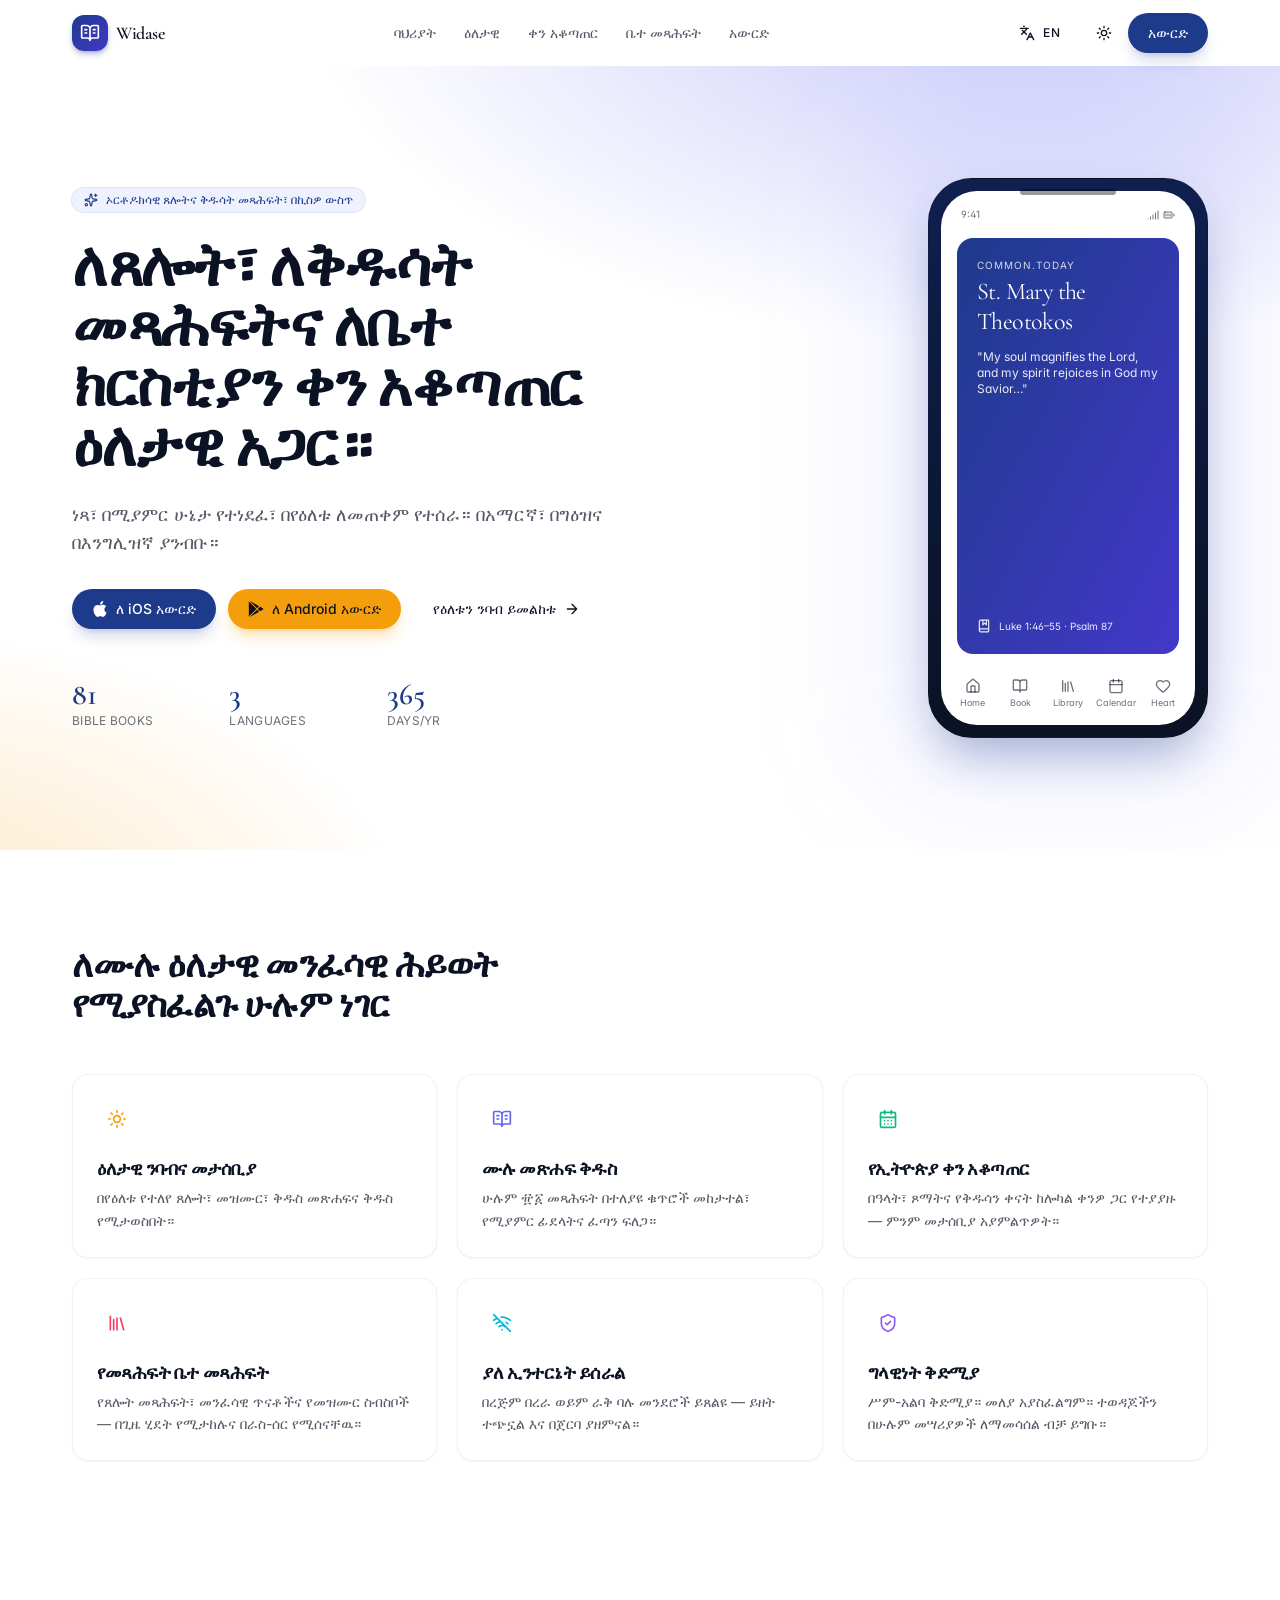
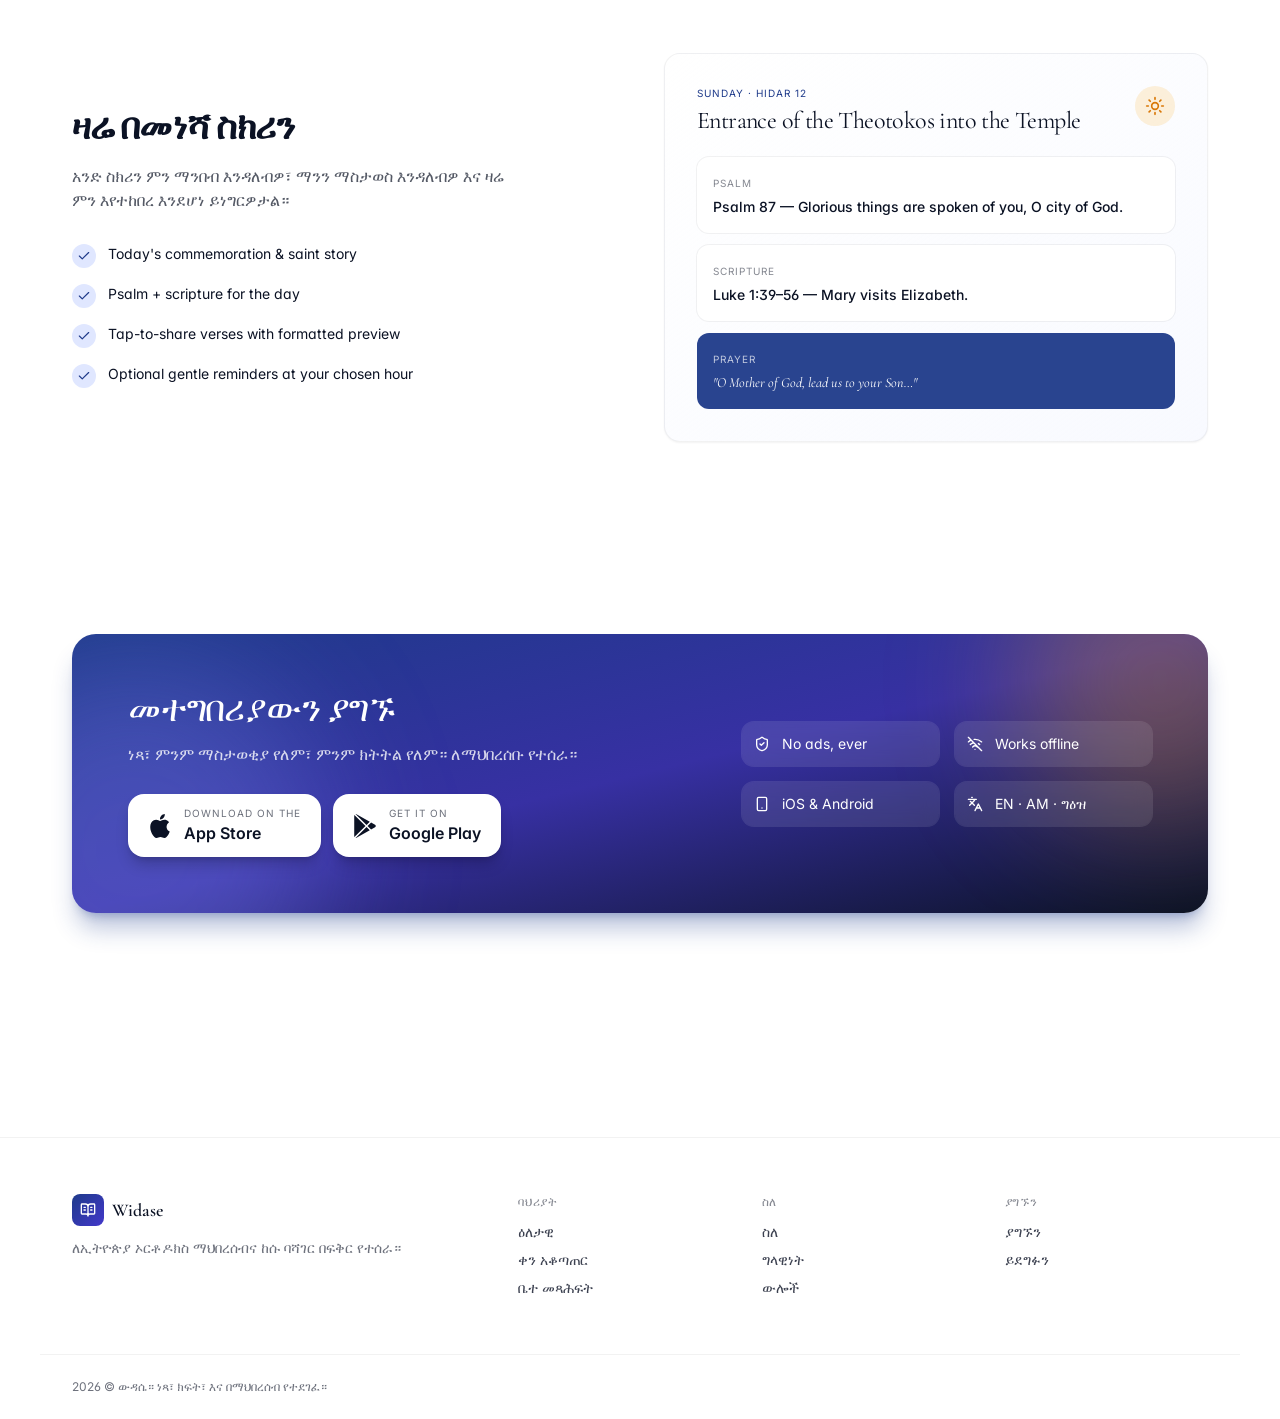
<file: am/index.html>
<!DOCTYPE html><html lang="am" dir="ltr" class="scroll-pt-24"> <head><meta charset="UTF-8"><meta name="viewport" content="width=device-width, initial-scale=1, viewport-fit=cover"><meta name="generator" content="Astro v4.16.19"><meta name="theme-color" content="#1E3A8A" media="(prefers-color-scheme: light)"><meta name="theme-color" content="#0B1224" media="(prefers-color-scheme: dark)"><title>ጸሎት መተግበሪያ — ኦርቶዶክሳዊ ጸሎት፣ ቅዱሳት መጻሕፍትና የኢትዮጵያ ቀን አቆጣጠር</title><meta name="description" content="ለዕለታዊ ጸሎት፣ ለመጽሐፍ ቅዱስና ለኢትዮጵያ ኦርቶዶክስ ተዋህዶ ቤተ ክርስቲያን ቀን አቆጣጠር ነጻ የሆነ መተግበሪያ።"><link rel="canonical" href="https://widase.github.io/am"><!-- Open Graph --><meta property="og:type" content="website"><meta property="og:title" content="ጸሎት መተግበሪያ — ኦርቶዶክሳዊ ጸሎት፣ ቅዱሳት መጻሕፍትና የኢትዮጵያ ቀን አቆጣጠር"><meta property="og:description" content="ለዕለታዊ ጸሎት፣ ለመጽሐፍ ቅዱስና ለኢትዮጵያ ኦርቶዶክስ ተዋህዶ ቤተ ክርስቲያን ቀን አቆጣጠር ነጻ የሆነ መተግበሪያ።"><meta property="og:image" content="https://widase.github.io/og.png"><meta property="og:url" content="https://widase.github.io/am"><meta name="twitter:card" content="summary_large_image"><!-- Icons --><link rel="icon" type="image/svg+xml" href="/favicon.svg"><link rel="apple-touch-icon" href="/apple-touch-icon.png"><!-- Fonts: only the families we actually use, with display=swap --><link rel="preconnect" href="https://fonts.googleapis.com"><link rel="preconnect" href="https://fonts.gstatic.com" crossorigin><link rel="stylesheet" href="https://fonts.googleapis.com/css2?family=Inter:wght@400;500;600;700&family=Cormorant+Garamond:wght@500;600;700&family=Noto+Sans+Ethiopic:wght@400;500;700&display=swap"><!-- JSON-LD: organization --><script type="application/ld+json">
      {JSON.stringify({
        '@context': 'https://schema.org',
        '@type': 'MobileApplication',
        name: 'Widase',
        operatingSystem: 'iOS, Android',
        applicationCategory: 'LifestyleApplication',
        offers: { '@type': 'Offer', price: '0', priceCurrency: 'USD' },
      })}
    </script><link rel="stylesheet" href="/_assets/about.DtIbSmfr.css"><script type="module" src="/_assets/page.1NgSk6RU.js"></script></head> <body class="min-h-dvh"> <a href="#main" class="sr-only focus:not-sr-only focus:fixed focus:top-2 focus:left-2 focus:z-50 focus:btn-primary">
Skip to content
</a> <header class="sticky top-0 z-40 glass"> <div class="container-1200 flex items-center justify-between py-3"> <a href="/am/" class="flex items-center gap-2 group"> <span class="grid h-9 w-9 place-items-center rounded-xl bg-gradient-to-br from-brand-900 to-brand-700 text-white shadow-md shadow-brand-900/30"> <svg width="1em" height="1em" class="h-5 w-5" data-icon="lucide:book-open-text">   <symbol id="ai:lucide:book-open-text" viewBox="0 0 24 24"><path fill="none" stroke="currentColor" stroke-linecap="round" stroke-linejoin="round" stroke-width="2" d="M12 7v14m4-9h2m-2-4h2M3 18a1 1 0 0 1-1-1V4a1 1 0 0 1 1-1h5a4 4 0 0 1 4 4a4 4 0 0 1 4-4h5a1 1 0 0 1 1 1v13a1 1 0 0 1-1 1h-6a3 3 0 0 0-3 3a3 3 0 0 0-3-3zm3-6h2M6 8h2"/></symbol><use href="#ai:lucide:book-open-text"></use>  </svg> </span> <span class="font-display text-lg font-semibold tracking-tight">Widase</span> </a> <nav class="hidden md:flex items-center gap-7 text-sm"> <a href="/am/#features" class="text-ink-950/70 dark:text-slate-300 hover:text-brand-900 dark:hover:text-white transition-colors"> ባህሪያት </a><a href="/am/#daily" class="text-ink-950/70 dark:text-slate-300 hover:text-brand-900 dark:hover:text-white transition-colors"> ዕለታዊ </a><a href="/am/#calendar" class="text-ink-950/70 dark:text-slate-300 hover:text-brand-900 dark:hover:text-white transition-colors"> ቀን አቆጣጠር </a><a href="/am/#library" class="text-ink-950/70 dark:text-slate-300 hover:text-brand-900 dark:hover:text-white transition-colors"> ቤተ መጻሕፍት </a><a href="/am/#download" class="text-ink-950/70 dark:text-slate-300 hover:text-brand-900 dark:hover:text-white transition-colors"> አውርድ </a> </nav> <div class="flex items-center gap-2"> <a href="/" class="btn-ghost text-xs uppercase tracking-wide" aria-label="Toggle language"> <svg width="1em" height="1em" class="h-4 w-4" data-icon="lucide:languages">   <symbol id="ai:lucide:languages" viewBox="0 0 24 24"><path fill="none" stroke="currentColor" stroke-linecap="round" stroke-linejoin="round" stroke-width="2" d="m5 8l6 6m-7 0l6-6l2-3M2 5h12M7 2h1m14 20l-5-10l-5 10m2-4h6"/></symbol><use href="#ai:lucide:languages"></use>  </svg> <span>EN</span> </a> <button type="button" id="theme-toggle" class="btn-ghost p-2" aria-label="Toggle dark mode"> <svg width="1em" height="1em" class="h-4 w-4 dark:hidden" data-icon="lucide:sun">   <symbol id="ai:lucide:sun" viewBox="0 0 24 24"><g fill="none" stroke="currentColor" stroke-linecap="round" stroke-linejoin="round" stroke-width="2"><circle cx="12" cy="12" r="4"/><path d="M12 2v2m0 16v2M4.93 4.93l1.41 1.41m11.32 11.32l1.41 1.41M2 12h2m16 0h2M6.34 17.66l-1.41 1.41M19.07 4.93l-1.41 1.41"/></g></symbol><use href="#ai:lucide:sun"></use>  </svg> <svg width="1em" height="1em" class="h-4 w-4 hidden dark:inline" data-icon="lucide:moon">   <symbol id="ai:lucide:moon" viewBox="0 0 24 24"><path fill="none" stroke="currentColor" stroke-linecap="round" stroke-linejoin="round" stroke-width="2" d="M20.985 12.486a9 9 0 1 1-9.473-9.472c.405-.022.617.46.402.803a6 6 0 0 0 8.268 8.268c.344-.215.825-.004.803.401"/></symbol><use href="#ai:lucide:moon"></use>  </svg> </button> <a href="/am/#download" class="btn-primary hidden sm:inline-flex"> አውርድ </a> </div> </div> </header> <script>
  // Theme persistence — runs on every nav, no JS framework needed.
  (function () {
    const apply = (mode) => {
      document.documentElement.classList.toggle('dark', mode === 'dark');
    };
    const stored = localStorage.getItem('theme');
    apply(stored ?? (matchMedia('(prefers-color-scheme: dark)').matches ? 'dark' : 'light'));

    document.addEventListener('click', (e) => {
      const t = e.target;
      if (!(t instanceof Element)) return;
      const btn = t.closest('#theme-toggle');
      if (!btn) return;
      const next = document.documentElement.classList.contains('dark') ? 'light' : 'dark';
      apply(next);
      localStorage.setItem('theme', next);
    });
  })();
</script> <main id="main">  <section class="relative overflow-hidden bg-hero-radial"> <div class="container-1200 grid items-center gap-12 py-20 md:py-28 md:grid-cols-[1.1fr_1fr]"> <div class="animate-fade-in-up"> <p class="inline-flex items-center gap-2 rounded-full bg-brand-50 dark:bg-white/5 px-3 py-1 text-xs font-medium text-brand-900 dark:text-brand-300 ring-1 ring-brand-200/60 dark:ring-white/10"> <svg width="1em" height="1em" class="h-3.5 w-3.5" data-icon="lucide:sparkles">   <symbol id="ai:lucide:sparkles" viewBox="0 0 24 24"><g fill="none" stroke="currentColor" stroke-linecap="round" stroke-linejoin="round" stroke-width="2"><path d="M11.017 2.814a1 1 0 0 1 1.966 0l1.051 5.558a2 2 0 0 0 1.594 1.594l5.558 1.051a1 1 0 0 1 0 1.966l-5.558 1.051a2 2 0 0 0-1.594 1.594l-1.051 5.558a1 1 0 0 1-1.966 0l-1.051-5.558a2 2 0 0 0-1.594-1.594l-5.558-1.051a1 1 0 0 1 0-1.966l5.558-1.051a2 2 0 0 0 1.594-1.594zM20 2v4m2-2h-4"/><circle cx="4" cy="20" r="2"/></g></symbol><use href="#ai:lucide:sparkles"></use>  </svg> ኦርቶዶክሳዊ ጸሎትና ቅዱሳት መጻሕፍት፣ በኪስዎ ውስጥ </p> <h1 class="mt-6 text-4xl sm:text-5xl md:text-6xl font-semibold leading-[1.05] text-balance"> ለጸሎት፣ ለቅዱሳት መጻሕፍትና ለቤተ ክርስቲያን ቀን አቆጣጠር ዕለታዊ አጋር። </h1> <p class="mt-6 text-lg text-ink-950/70 dark:text-slate-300 max-w-xl"> ነጻ፣ በሚያምር ሁኔታ የተነደፈ፣ በየዕለቱ ለመጠቀም የተሰራ። በአማርኛ፣ በግዕዝና በእንግሊዝኛ ያንብቡ። </p> <div class="mt-8 flex flex-wrap items-center gap-3"> <a href="#" class="btn-primary"> <svg width="1em" height="1em" class="h-4 w-4" data-icon="simple-icons:apple">   <symbol id="ai:simple-icons:apple" viewBox="0 0 24 24"><path fill="currentColor" d="M12.152 6.896c-.948 0-2.415-1.078-3.96-1.04c-2.04.027-3.91 1.183-4.961 3.014c-2.117 3.675-.546 9.103 1.519 12.09c1.013 1.454 2.208 3.09 3.792 3.039c1.52-.065 2.09-.987 3.935-.987c1.831 0 2.35.987 3.96.948c1.637-.026 2.676-1.48 3.676-2.948c1.156-1.688 1.636-3.325 1.662-3.415c-.039-.013-3.182-1.221-3.22-4.857c-.026-3.04 2.48-4.494 2.597-4.559c-1.429-2.09-3.623-2.324-4.39-2.376c-2-.156-3.675 1.09-4.61 1.09zM15.53 3.83c.843-1.012 1.4-2.427 1.245-3.83c-1.207.052-2.662.805-3.532 1.818c-.78.896-1.454 2.338-1.273 3.714c1.338.104 2.715-.688 3.559-1.701"/></symbol><use href="#ai:simple-icons:apple"></use>  </svg> ለ iOS አውርድ </a> <a href="#" class="btn-gold"> <svg width="1em" height="1em" class="h-4 w-4" data-icon="simple-icons:googleplay">   <symbol id="ai:simple-icons:googleplay" viewBox="0 0 24 24"><path fill="currentColor" d="m22.018 13.298l-3.919 2.218l-3.515-3.493l3.543-3.521l3.891 2.202a1.49 1.49 0 0 1 0 2.594M1.337.924a1.5 1.5 0 0 0-.112.568v21.017c0 .217.045.419.124.6l11.155-11.087zm12.207 10.065l3.258-3.238L3.45.195a1.47 1.47 0 0 0-.946-.179zm0 2.067l-11 10.933c.298.036.612-.016.906-.183l13.324-7.54z"/></symbol><use href="#ai:simple-icons:googleplay"></use>  </svg> ለ Android አውርድ </a> <a href="/am/#daily" class="btn-ghost"> የዕለቱን ንባብ ይመልከቱ <svg width="1em" height="1em" class="h-4 w-4" data-icon="lucide:arrow-right">   <symbol id="ai:lucide:arrow-right" viewBox="0 0 24 24"><path fill="none" stroke="currentColor" stroke-linecap="round" stroke-linejoin="round" stroke-width="2" d="M5 12h14m-7-7l7 7l-7 7"/></symbol><use href="#ai:lucide:arrow-right"></use>  </svg> </a> </div> <dl class="mt-12 grid grid-cols-3 gap-6 max-w-md"> <div> <dt class="text-3xl font-display font-semibold text-brand-900 dark:text-brand-300">81</dt> <dd class="text-xs uppercase tracking-wide text-ink-950/60 dark:text-slate-400">Bible books</dd> </div> <div> <dt class="text-3xl font-display font-semibold text-brand-900 dark:text-brand-300">3</dt> <dd class="text-xs uppercase tracking-wide text-ink-950/60 dark:text-slate-400">Languages</dd> </div> <div> <dt class="text-3xl font-display font-semibold text-brand-900 dark:text-brand-300">365</dt> <dd class="text-xs uppercase tracking-wide text-ink-950/60 dark:text-slate-400">Days/yr</dd> </div> </dl> </div> <!-- Phone mockup composed entirely in CSS so we ship zero KB of imagery --> <div class="relative justify-self-center md:justify-self-end animate-float"> <div class="relative h-[560px] w-[280px] rounded-[44px] border border-black/10 dark:border-white/10 bg-gradient-to-b from-brand-950 to-ink-950 p-3 shadow-2xl shadow-brand-900/40"> <div class="absolute left-1/2 top-2.5 h-1.5 w-24 -translate-x-1/2 rounded-full bg-black/40"></div> <div class="h-full w-full rounded-[36px] bg-white dark:bg-ink-900 overflow-hidden flex flex-col"> <!-- Status bar --> <div class="flex items-center justify-between px-5 pt-4 text-[10px] text-ink-950/60 dark:text-slate-400"> <span>9:41</span> <span class="flex items-center gap-1"> <svg width="1em" height="1em" class="h-3 w-3" data-icon="lucide:signal">   <symbol id="ai:lucide:signal" viewBox="0 0 24 24"><path fill="none" stroke="currentColor" stroke-linecap="round" stroke-linejoin="round" stroke-width="2" d="M2 20h.01M7 20v-4m5 4v-8m5 8V8m5-4v16"/></symbol><use href="#ai:lucide:signal"></use>  </svg> <svg width="1em" height="1em" class="h-3 w-3" data-icon="lucide:battery-full">   <symbol id="ai:lucide:battery-full" viewBox="0 0 24 24"><g fill="none" stroke="currentColor" stroke-linecap="round" stroke-linejoin="round" stroke-width="2"><path d="M10 10v4m4-4v4m8 0v-4M6 10v4"/><rect width="16" height="12" x="2" y="6" rx="2"/></g></symbol><use href="#ai:lucide:battery-full"></use>  </svg> </span> </div> <!-- Hero card --> <div class="m-4 flex-1 rounded-2xl bg-gradient-to-br from-brand-900 to-brand-700 text-white p-5 flex flex-col justify-between"> <div> <p class="text-[10px] uppercase tracking-widest opacity-80">common.today</p> <h3 class="font-display text-2xl mt-1 leading-tight">St. Mary the Theotokos</h3> <p class="mt-3 text-xs opacity-90 line-clamp-3">
"My soul magnifies the Lord, and my spirit rejoices in God my Savior…"
</p> </div> <div class="flex items-center gap-2 text-[10px] opacity-90"> <svg width="1em" height="1em" class="h-3.5 w-3.5" data-icon="lucide:book-marked">   <symbol id="ai:lucide:book-marked" viewBox="0 0 24 24"><g fill="none" stroke="currentColor" stroke-linecap="round" stroke-linejoin="round" stroke-width="2"><path d="M10 2v8l3-3l3 3V2"/><path d="M4 19.5v-15A2.5 2.5 0 0 1 6.5 2H19a1 1 0 0 1 1 1v18a1 1 0 0 1-1 1H6.5a1 1 0 0 1 0-5H20"/></g></symbol><use href="#ai:lucide:book-marked"></use>  </svg> <span>Luke 1:46–55 · Psalm 87</span> </div> </div> <!-- Tab bar --> <div class="grid grid-cols-5 px-2 pb-4 pt-2 text-[9px] text-ink-950/60 dark:text-slate-400"> <div class="flex flex-col items-center gap-0.5"> <svg width="1em" height="1em" class="h-4 w-4" data-icon="lucide:home">   <symbol id="ai:lucide:home" viewBox="0 0 24 24"><g fill="none" stroke="currentColor" stroke-linecap="round" stroke-linejoin="round" stroke-width="2"><path d="M15 21v-8a1 1 0 0 0-1-1h-4a1 1 0 0 0-1 1v8"/><path d="M3 10a2 2 0 0 1 .709-1.528l7-6a2 2 0 0 1 2.582 0l7 6A2 2 0 0 1 21 10v9a2 2 0 0 1-2 2H5a2 2 0 0 1-2-2z"/></g></symbol><use href="#ai:lucide:home"></use>  </svg> <span class="capitalize">home</span> </div><div class="flex flex-col items-center gap-0.5"> <svg width="1em" height="1em" class="h-4 w-4" data-icon="lucide:book-open">   <symbol id="ai:lucide:book-open" viewBox="0 0 24 24"><path fill="none" stroke="currentColor" stroke-linecap="round" stroke-linejoin="round" stroke-width="2" d="M12 7v14m-9-3a1 1 0 0 1-1-1V4a1 1 0 0 1 1-1h5a4 4 0 0 1 4 4a4 4 0 0 1 4-4h5a1 1 0 0 1 1 1v13a1 1 0 0 1-1 1h-6a3 3 0 0 0-3 3a3 3 0 0 0-3-3z"/></symbol><use href="#ai:lucide:book-open"></use>  </svg> <span class="capitalize">book</span> </div><div class="flex flex-col items-center gap-0.5"> <svg width="1em" height="1em" class="h-4 w-4" data-icon="lucide:library">   <symbol id="ai:lucide:library" viewBox="0 0 24 24"><path fill="none" stroke="currentColor" stroke-linecap="round" stroke-linejoin="round" stroke-width="2" d="m16 6l4 14M12 6v14M8 8v12M4 4v16"/></symbol><use href="#ai:lucide:library"></use>  </svg> <span class="capitalize">library</span> </div><div class="flex flex-col items-center gap-0.5"> <svg width="1em" height="1em" class="h-4 w-4" data-icon="lucide:calendar">   <symbol id="ai:lucide:calendar" viewBox="0 0 24 24"><g fill="none" stroke="currentColor" stroke-linecap="round" stroke-linejoin="round" stroke-width="2"><path d="M8 2v4m8-4v4"/><rect width="18" height="18" x="3" y="4" rx="2"/><path d="M3 10h18"/></g></symbol><use href="#ai:lucide:calendar"></use>  </svg> <span class="capitalize">calendar</span> </div><div class="flex flex-col items-center gap-0.5"> <svg width="1em" height="1em" class="h-4 w-4" data-icon="lucide:heart">   <symbol id="ai:lucide:heart" viewBox="0 0 24 24"><path fill="none" stroke="currentColor" stroke-linecap="round" stroke-linejoin="round" stroke-width="2" d="M2 9.5a5.5 5.5 0 0 1 9.591-3.676a.56.56 0 0 0 .818 0A5.49 5.49 0 0 1 22 9.5c0 2.29-1.5 4-3 5.5l-5.492 5.313a2 2 0 0 1-3 .019L5 15c-1.5-1.5-3-3.2-3-5.5"/></symbol><use href="#ai:lucide:heart"></use>  </svg> <span class="capitalize">heart</span> </div> </div> </div> </div> <div class="absolute -inset-12 -z-10 rounded-[60px] bg-brand-500/10 blur-3xl"></div> </div> </div> </section> <section id="features" class="container-1200 py-24"> <div class="max-w-2xl"> <h2 class="text-3xl sm:text-4xl font-semibold text-balance">ለሙሉ ዕለታዊ መንፈሳዊ ሕይወት የሚያስፈልጉ ሁሉም ነገር</h2> </div> <ul class="mt-12 grid gap-5 sm:grid-cols-2 lg:grid-cols-3"> <li class="ring-card p-6 transition hover:-translate-y-0.5 hover:shadow-md"> <div class="grid h-10 w-10 place-items-center rounded-xl bg-current/10 text-gold-500 mb-4"> <svg width="1em" height="1em" viewBox="0 0 24 24" class="h-5 w-5" data-icon="lucide:sun">   <use href="#ai:lucide:sun"></use>  </svg> </div> <h3 class="text-lg font-semibold mb-1">ዕለታዊ ንባብና መታሰቢያ</h3> <p class="text-sm text-ink-950/70 dark:text-slate-400 leading-relaxed">በየዕለቱ የተለየ ጸሎት፣ መዝሙር፣ ቅዱስ መጽሐፍና ቅዱስ የሚታወስበት።</p> </li><li class="ring-card p-6 transition hover:-translate-y-0.5 hover:shadow-md"> <div class="grid h-10 w-10 place-items-center rounded-xl bg-current/10 text-brand-500 mb-4"> <svg width="1em" height="1em" viewBox="0 0 24 24" class="h-5 w-5" data-icon="lucide:book-open-text">   <use href="#ai:lucide:book-open-text"></use>  </svg> </div> <h3 class="text-lg font-semibold mb-1">ሙሉ መጽሐፍ ቅዱስ</h3> <p class="text-sm text-ink-950/70 dark:text-slate-400 leading-relaxed">ሁሉም ፹፩ መጻሕፍት በተለያዩ ቁጥሮች መከታተል፣ የሚያምር ፊደላትና ፈጣን ፍለጋ።</p> </li><li class="ring-card p-6 transition hover:-translate-y-0.5 hover:shadow-md"> <div class="grid h-10 w-10 place-items-center rounded-xl bg-current/10 text-emerald-500 mb-4"> <svg width="1em" height="1em" class="h-5 w-5" data-icon="lucide:calendar-days">   <symbol id="ai:lucide:calendar-days" viewBox="0 0 24 24"><g fill="none" stroke="currentColor" stroke-linecap="round" stroke-linejoin="round" stroke-width="2"><path d="M8 2v4m8-4v4"/><rect width="18" height="18" x="3" y="4" rx="2"/><path d="M3 10h18M8 14h.01M12 14h.01M16 14h.01M8 18h.01M12 18h.01M16 18h.01"/></g></symbol><use href="#ai:lucide:calendar-days"></use>  </svg> </div> <h3 class="text-lg font-semibold mb-1">የኢትዮጵያ ቀን አቆጣጠር</h3> <p class="text-sm text-ink-950/70 dark:text-slate-400 leading-relaxed">በዓላት፣ ጾማትና የቅዱሳን ቀናት ከሎካል ቀንዎ ጋር የተያያዙ — ምንም መታሰቢያ አያምልጥዎት።</p> </li><li class="ring-card p-6 transition hover:-translate-y-0.5 hover:shadow-md"> <div class="grid h-10 w-10 place-items-center rounded-xl bg-current/10 text-rose-500 mb-4"> <svg width="1em" height="1em" viewBox="0 0 24 24" class="h-5 w-5" data-icon="lucide:library">   <use href="#ai:lucide:library"></use>  </svg> </div> <h3 class="text-lg font-semibold mb-1">የመጻሕፍት ቤተ መጻሕፍት</h3> <p class="text-sm text-ink-950/70 dark:text-slate-400 leading-relaxed">የጸሎት መጻሕፍት፣ መንፈሳዊ ጥናቶችና የመዝሙር ስብስቦች — በጊዜ ሂደት የሚታከሉና በራስ-ሰር የሚሰናቸዉ።</p> </li><li class="ring-card p-6 transition hover:-translate-y-0.5 hover:shadow-md"> <div class="grid h-10 w-10 place-items-center rounded-xl bg-current/10 text-cyan-500 mb-4"> <svg width="1em" height="1em" class="h-5 w-5" data-icon="lucide:wifi-off">   <symbol id="ai:lucide:wifi-off" viewBox="0 0 24 24"><path fill="none" stroke="currentColor" stroke-linecap="round" stroke-linejoin="round" stroke-width="2" d="M12 20h.01M8.5 16.429a5 5 0 0 1 7 0M5 12.859a10 10 0 0 1 5.17-2.69m8.83 2.69a10 10 0 0 0-2.007-1.523M2 8.82a15 15 0 0 1 4.177-2.643M22 8.82a15 15 0 0 0-11.288-3.764M2 2l20 20"/></symbol><use href="#ai:lucide:wifi-off"></use>  </svg> </div> <h3 class="text-lg font-semibold mb-1">ያለ ኢንተርኔት ይሰራል</h3> <p class="text-sm text-ink-950/70 dark:text-slate-400 leading-relaxed">በረጅም በረራ ወይም ራቅ ባሉ መንደሮች ይጸልዩ — ይዘት ተጭኗል እና በጀርባ ያዘምናል።</p> </li><li class="ring-card p-6 transition hover:-translate-y-0.5 hover:shadow-md"> <div class="grid h-10 w-10 place-items-center rounded-xl bg-current/10 text-violet-500 mb-4"> <svg width="1em" height="1em" class="h-5 w-5" data-icon="lucide:shield-check">   <symbol id="ai:lucide:shield-check" viewBox="0 0 24 24"><g fill="none" stroke="currentColor" stroke-linecap="round" stroke-linejoin="round" stroke-width="2"><path d="M20 13c0 5-3.5 7.5-7.66 8.95a1 1 0 0 1-.67-.01C7.5 20.5 4 18 4 13V6a1 1 0 0 1 1-1c2 0 4.5-1.2 6.24-2.72a1.17 1.17 0 0 1 1.52 0C14.51 3.81 17 5 19 5a1 1 0 0 1 1 1z"/><path d="m9 12l2 2l4-4"/></g></symbol><use href="#ai:lucide:shield-check"></use>  </svg> </div> <h3 class="text-lg font-semibold mb-1">ግላዊነት ቅድሚያ</h3> <p class="text-sm text-ink-950/70 dark:text-slate-400 leading-relaxed">ሥም-አልባ ቅድሚያ። መለያ አያስፈልግም። ተወዳጆችን በሁሉም መሣሪያዎች ለማመሳሰል ብቻ ይግቡ።</p> </li> </ul> </section> <section id="daily" class="container-1200 py-24"> <div class="grid gap-12 lg:grid-cols-2 items-center"> <div> <h2 class="text-3xl sm:text-4xl font-semibold text-balance">ዛሬ በመነሻ ስክሪን</h2> <p class="mt-4 text-ink-950/70 dark:text-slate-300 max-w-md">አንድ ስክሪን ምን ማንበብ እንዳለብዎ፣ ማንን ማስታወስ እንዳለብዎ እና ዛሬ ምን እየተከበረ እንደሆነ ይነግርዎታል።</p> <ul class="mt-8 space-y-4 text-sm"> <li class="flex gap-3"><span class="grid h-6 w-6 shrink-0 place-items-center rounded-full bg-brand-100 dark:bg-brand-900/40 text-brand-900 dark:text-brand-300"><svg width="1em" height="1em" class="h-3.5 w-3.5" data-icon="lucide:check">   <symbol id="ai:lucide:check" viewBox="0 0 24 24"><path fill="none" stroke="currentColor" stroke-linecap="round" stroke-linejoin="round" stroke-width="2" d="M20 6L9 17l-5-5"/></symbol><use href="#ai:lucide:check"></use>  </svg></span> Today's commemoration & saint story</li> <li class="flex gap-3"><span class="grid h-6 w-6 shrink-0 place-items-center rounded-full bg-brand-100 dark:bg-brand-900/40 text-brand-900 dark:text-brand-300"><svg width="1em" height="1em" viewBox="0 0 24 24" class="h-3.5 w-3.5" data-icon="lucide:check">   <use href="#ai:lucide:check"></use>  </svg></span> Psalm + scripture for the day</li> <li class="flex gap-3"><span class="grid h-6 w-6 shrink-0 place-items-center rounded-full bg-brand-100 dark:bg-brand-900/40 text-brand-900 dark:text-brand-300"><svg width="1em" height="1em" viewBox="0 0 24 24" class="h-3.5 w-3.5" data-icon="lucide:check">   <use href="#ai:lucide:check"></use>  </svg></span> Tap-to-share verses with formatted preview</li> <li class="flex gap-3"><span class="grid h-6 w-6 shrink-0 place-items-center rounded-full bg-brand-100 dark:bg-brand-900/40 text-brand-900 dark:text-brand-300"><svg width="1em" height="1em" viewBox="0 0 24 24" class="h-3.5 w-3.5" data-icon="lucide:check">   <use href="#ai:lucide:check"></use>  </svg></span> Optional gentle reminders at your chosen hour</li> </ul> </div> <div class="ring-card p-6 lg:p-8 bg-gradient-to-br from-white to-brand-50/40 dark:from-ink-900 dark:to-ink-950"> <div class="flex items-start justify-between mb-5"> <div> <p class="text-[10px] uppercase tracking-widest text-brand-900 dark:text-brand-300">Sunday · Hidar 12</p> <h3 class="font-display text-2xl mt-1">Entrance of the Theotokos into the Temple</h3> </div> <div class="grid h-10 w-10 place-items-center rounded-full bg-gold-500/15 text-gold-600"> <svg width="1em" height="1em" viewBox="0 0 24 24" class="h-5 w-5" data-icon="lucide:sun">   <use href="#ai:lucide:sun"></use>  </svg> </div> </div> <div class="grid gap-3 text-sm"> <div class="rounded-xl bg-white dark:bg-ink-900/70 ring-1 ring-black/5 dark:ring-white/10 p-4"> <p class="text-[10px] uppercase tracking-widest text-ink-950/50 dark:text-slate-500">Psalm</p> <p class="mt-1 font-medium">Psalm 87 — Glorious things are spoken of you, O city of God.</p> </div> <div class="rounded-xl bg-white dark:bg-ink-900/70 ring-1 ring-black/5 dark:ring-white/10 p-4"> <p class="text-[10px] uppercase tracking-widest text-ink-950/50 dark:text-slate-500">Scripture</p> <p class="mt-1 font-medium">Luke 1:39–56 — Mary visits Elizabeth.</p> </div> <div class="rounded-xl bg-brand-900/95 text-white p-4"> <p class="text-[10px] uppercase tracking-widest opacity-70">Prayer</p> <p class="mt-1 font-display italic">"O Mother of God, lead us to your Son…"</p> </div> </div> </div> </div> </section> <section id="download" class="container-1200 py-24"> <div class="relative overflow-hidden rounded-3xl bg-gradient-to-br from-brand-900 via-brand-800 to-ink-950 p-10 lg:p-14 text-white shadow-xl shadow-brand-900/30"> <div class="absolute -right-24 -top-24 h-72 w-72 rounded-full bg-gold-500/30 blur-3xl"></div> <div class="absolute -left-32 -bottom-32 h-96 w-96 rounded-full bg-brand-400/30 blur-3xl"></div> <div class="relative grid gap-10 md:grid-cols-[1.4fr_1fr] items-center"> <div> <h2 class="font-display text-3xl sm:text-4xl">መተግበሪያውን ያግኙ</h2> <p class="mt-3 max-w-xl text-white/80">ነጻ፣ ምንም ማስታወቂያ የለም፣ ምንም ክትትል የለም። ለማህበረሰቡ የተሰራ።</p> <div class="mt-7 flex flex-wrap gap-3"> <a href="#" class="inline-flex items-center gap-3 rounded-2xl bg-white text-ink-950 px-5 py-3 hover:bg-slate-100 transition shadow-lg shadow-black/20"> <svg width="1em" height="1em" viewBox="0 0 24 24" class="h-6 w-6" data-icon="simple-icons:apple">   <use href="#ai:simple-icons:apple"></use>  </svg> <div class="text-left"> <p class="text-[10px] uppercase tracking-widest text-ink-950/60">Download on the</p> <p class="font-semibold">App Store</p> </div> </a> <a href="#" class="inline-flex items-center gap-3 rounded-2xl bg-white text-ink-950 px-5 py-3 hover:bg-slate-100 transition shadow-lg shadow-black/20"> <svg width="1em" height="1em" viewBox="0 0 24 24" class="h-6 w-6" data-icon="simple-icons:googleplay">   <use href="#ai:simple-icons:googleplay"></use>  </svg> <div class="text-left"> <p class="text-[10px] uppercase tracking-widest text-ink-950/60">Get it on</p> <p class="font-semibold">Google Play</p> </div> </a> </div> </div> <ul class="grid grid-cols-2 gap-4 text-sm"> <li class="flex items-center gap-3 rounded-xl bg-white/10 backdrop-blur p-3 ring-1 ring-white/10"> <svg width="1em" height="1em" viewBox="0 0 24 24" class="h-4 w-4" data-icon="lucide:shield-check">   <use href="#ai:lucide:shield-check"></use>  </svg> <span>No ads, ever</span> </li><li class="flex items-center gap-3 rounded-xl bg-white/10 backdrop-blur p-3 ring-1 ring-white/10"> <svg width="1em" height="1em" viewBox="0 0 24 24" class="h-4 w-4" data-icon="lucide:wifi-off">   <use href="#ai:lucide:wifi-off"></use>  </svg> <span>Works offline</span> </li><li class="flex items-center gap-3 rounded-xl bg-white/10 backdrop-blur p-3 ring-1 ring-white/10"> <svg width="1em" height="1em" class="h-4 w-4" data-icon="lucide:smartphone">   <symbol id="ai:lucide:smartphone" viewBox="0 0 24 24"><g fill="none" stroke="currentColor" stroke-linecap="round" stroke-linejoin="round" stroke-width="2"><rect width="14" height="20" x="5" y="2" rx="2" ry="2"/><path d="M12 18h.01"/></g></symbol><use href="#ai:lucide:smartphone"></use>  </svg> <span>iOS &amp; Android</span> </li><li class="flex items-center gap-3 rounded-xl bg-white/10 backdrop-blur p-3 ring-1 ring-white/10"> <svg width="1em" height="1em" viewBox="0 0 24 24" class="h-4 w-4" data-icon="lucide:languages">   <use href="#ai:lucide:languages"></use>  </svg> <span>EN · AM · ግዕዝ</span> </li> </ul> </div> </div> </section>  </main> <footer class="mt-32 border-t border-black/5 dark:border-white/10 bg-white/40 dark:bg-ink-950/60"> <div class="container-1200 py-14 grid gap-10 md:grid-cols-[2fr_1fr_1fr_1fr]"> <div class="space-y-3"> <div class="flex items-center gap-2"> <span class="grid h-8 w-8 place-items-center rounded-lg bg-gradient-to-br from-brand-900 to-brand-700 text-white"> <svg width="1em" height="1em" viewBox="0 0 24 24" class="h-4 w-4" data-icon="lucide:book-open-text">   <use href="#ai:lucide:book-open-text"></use>  </svg> </span> <span class="font-display text-lg font-semibold">Widase</span> </div> <p class="text-sm text-ink-950/60 dark:text-slate-400 max-w-sm"> ለኢትዮጵያ ኦርቶዶክስ ማህበረሰብና ከሱ ባሻገር በፍቅር የተሰራ። </p> </div> <div> <h3 class="text-xs uppercase tracking-wider text-ink-950/50 dark:text-slate-500 mb-3">ባህሪያት</h3> <ul class="space-y-2 text-sm"> <li> <a href="/am/#daily" class="text-ink-950/80 dark:text-slate-300 hover:text-brand-900 dark:hover:text-white transition"> ዕለታዊ </a> </li><li> <a href="/am/#calendar" class="text-ink-950/80 dark:text-slate-300 hover:text-brand-900 dark:hover:text-white transition"> ቀን አቆጣጠር </a> </li><li> <a href="/am/#library" class="text-ink-950/80 dark:text-slate-300 hover:text-brand-900 dark:hover:text-white transition"> ቤተ መጻሕፍት </a> </li> </ul> </div><div> <h3 class="text-xs uppercase tracking-wider text-ink-950/50 dark:text-slate-500 mb-3">ስለ</h3> <ul class="space-y-2 text-sm"> <li> <a href="/about" class="text-ink-950/80 dark:text-slate-300 hover:text-brand-900 dark:hover:text-white transition"> ስለ </a> </li><li> <a href="/privacy" class="text-ink-950/80 dark:text-slate-300 hover:text-brand-900 dark:hover:text-white transition"> ግላዊነት </a> </li><li> <a href="/terms" class="text-ink-950/80 dark:text-slate-300 hover:text-brand-900 dark:hover:text-white transition"> ውሎች </a> </li> </ul> </div><div> <h3 class="text-xs uppercase tracking-wider text-ink-950/50 dark:text-slate-500 mb-3">ያግኙን</h3> <ul class="space-y-2 text-sm"> <li> <a href="/contact" class="text-ink-950/80 dark:text-slate-300 hover:text-brand-900 dark:hover:text-white transition"> ያግኙን </a> </li><li> <a href="/donate" class="text-ink-950/80 dark:text-slate-300 hover:text-brand-900 dark:hover:text-white transition"> ይደግፉን </a> </li> </ul> </div> </div> <div class="container-1200 py-6 flex flex-col sm:flex-row items-center justify-between gap-4 border-t border-black/5 dark:border-white/10 text-xs text-ink-950/60 dark:text-slate-500"> <p>2026 © ውዳሴ። ነጻ፣ ክፍት፣ እና በማህበረሰብ የተደገፈ።</p> </div> </footer> </body></html>
</file>
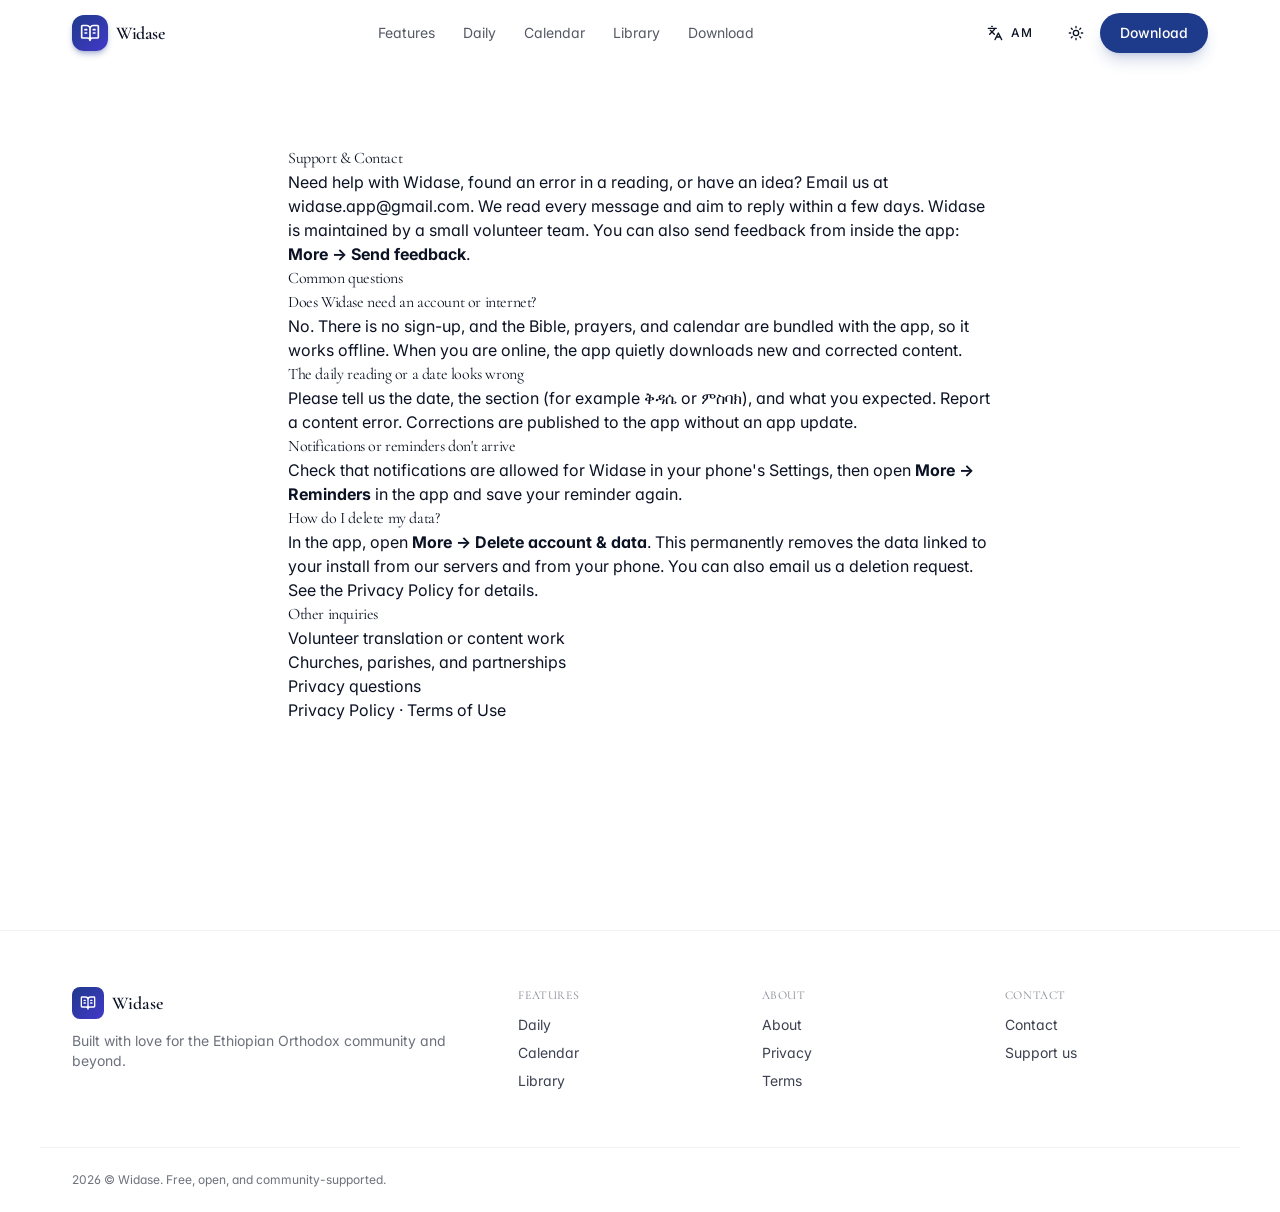
<file: contact/index.html>
<!DOCTYPE html><html lang="en" dir="ltr" class="scroll-pt-24"> <head><meta charset="UTF-8"><meta name="viewport" content="width=device-width, initial-scale=1, viewport-fit=cover"><meta name="generator" content="Astro v4.16.19"><meta name="theme-color" content="#1E3A8A" media="(prefers-color-scheme: light)"><meta name="theme-color" content="#0B1224" media="(prefers-color-scheme: dark)"><title>Support &amp; Contact — Widase</title><meta name="description" content="Get help with Widase, report a content error, or delete your data."><link rel="canonical" href="https://widase.github.io/contact"><!-- Open Graph --><meta property="og:type" content="website"><meta property="og:title" content="Support &#38; Contact — Widase"><meta property="og:description" content="Get help with Widase, report a content error, or delete your data."><meta property="og:image" content="https://widase.github.io/og.png"><meta property="og:url" content="https://widase.github.io/contact"><meta name="twitter:card" content="summary_large_image"><!-- Icons --><link rel="icon" type="image/svg+xml" href="/favicon.svg"><link rel="apple-touch-icon" href="/apple-touch-icon.png"><!-- Fonts: only the families we actually use, with display=swap --><link rel="preconnect" href="https://fonts.googleapis.com"><link rel="preconnect" href="https://fonts.gstatic.com" crossorigin><link rel="stylesheet" href="https://fonts.googleapis.com/css2?family=Inter:wght@400;500;600;700&family=Cormorant+Garamond:wght@500;600;700&family=Noto+Sans+Ethiopic:wght@400;500;700&display=swap"><!-- JSON-LD: organization --><script type="application/ld+json">
      {JSON.stringify({
        '@context': 'https://schema.org',
        '@type': 'MobileApplication',
        name: 'Widase',
        operatingSystem: 'iOS, Android',
        applicationCategory: 'LifestyleApplication',
        offers: { '@type': 'Offer', price: '0', priceCurrency: 'USD' },
      })}
    </script><link rel="stylesheet" href="/_assets/about.DtIbSmfr.css"><script type="module" src="/_assets/page.1NgSk6RU.js"></script></head> <body class="min-h-dvh"> <a href="#main" class="sr-only focus:not-sr-only focus:fixed focus:top-2 focus:left-2 focus:z-50 focus:btn-primary">
Skip to content
</a> <header class="sticky top-0 z-40 glass"> <div class="container-1200 flex items-center justify-between py-3"> <a href="/" class="flex items-center gap-2 group"> <span class="grid h-9 w-9 place-items-center rounded-xl bg-gradient-to-br from-brand-900 to-brand-700 text-white shadow-md shadow-brand-900/30"> <svg width="1em" height="1em" class="h-5 w-5" data-icon="lucide:book-open-text">   <symbol id="ai:lucide:book-open-text" viewBox="0 0 24 24"><path fill="none" stroke="currentColor" stroke-linecap="round" stroke-linejoin="round" stroke-width="2" d="M12 7v14m4-9h2m-2-4h2M3 18a1 1 0 0 1-1-1V4a1 1 0 0 1 1-1h5a4 4 0 0 1 4 4a4 4 0 0 1 4-4h5a1 1 0 0 1 1 1v13a1 1 0 0 1-1 1h-6a3 3 0 0 0-3 3a3 3 0 0 0-3-3zm3-6h2M6 8h2"/></symbol><use href="#ai:lucide:book-open-text"></use>  </svg> </span> <span class="font-display text-lg font-semibold tracking-tight">Widase</span> </a> <nav class="hidden md:flex items-center gap-7 text-sm"> <a href="/#features" class="text-ink-950/70 dark:text-slate-300 hover:text-brand-900 dark:hover:text-white transition-colors"> Features </a><a href="/#daily" class="text-ink-950/70 dark:text-slate-300 hover:text-brand-900 dark:hover:text-white transition-colors"> Daily </a><a href="/#calendar" class="text-ink-950/70 dark:text-slate-300 hover:text-brand-900 dark:hover:text-white transition-colors"> Calendar </a><a href="/#library" class="text-ink-950/70 dark:text-slate-300 hover:text-brand-900 dark:hover:text-white transition-colors"> Library </a><a href="/#download" class="text-ink-950/70 dark:text-slate-300 hover:text-brand-900 dark:hover:text-white transition-colors"> Download </a> </nav> <div class="flex items-center gap-2"> <a href="/am" class="btn-ghost text-xs uppercase tracking-wide" aria-label="Toggle language"> <svg width="1em" height="1em" class="h-4 w-4" data-icon="lucide:languages">   <symbol id="ai:lucide:languages" viewBox="0 0 24 24"><path fill="none" stroke="currentColor" stroke-linecap="round" stroke-linejoin="round" stroke-width="2" d="m5 8l6 6m-7 0l6-6l2-3M2 5h12M7 2h1m14 20l-5-10l-5 10m2-4h6"/></symbol><use href="#ai:lucide:languages"></use>  </svg> <span>AM</span> </a> <button type="button" id="theme-toggle" class="btn-ghost p-2" aria-label="Toggle dark mode"> <svg width="1em" height="1em" class="h-4 w-4 dark:hidden" data-icon="lucide:sun">   <symbol id="ai:lucide:sun" viewBox="0 0 24 24"><g fill="none" stroke="currentColor" stroke-linecap="round" stroke-linejoin="round" stroke-width="2"><circle cx="12" cy="12" r="4"/><path d="M12 2v2m0 16v2M4.93 4.93l1.41 1.41m11.32 11.32l1.41 1.41M2 12h2m16 0h2M6.34 17.66l-1.41 1.41M19.07 4.93l-1.41 1.41"/></g></symbol><use href="#ai:lucide:sun"></use>  </svg> <svg width="1em" height="1em" class="h-4 w-4 hidden dark:inline" data-icon="lucide:moon">   <symbol id="ai:lucide:moon" viewBox="0 0 24 24"><path fill="none" stroke="currentColor" stroke-linecap="round" stroke-linejoin="round" stroke-width="2" d="M20.985 12.486a9 9 0 1 1-9.473-9.472c.405-.022.617.46.402.803a6 6 0 0 0 8.268 8.268c.344-.215.825-.004.803.401"/></symbol><use href="#ai:lucide:moon"></use>  </svg> </button> <a href="/#download" class="btn-primary hidden sm:inline-flex"> Download </a> </div> </div> </header> <script>
  // Theme persistence — runs on every nav, no JS framework needed.
  (function () {
    const apply = (mode) => {
      document.documentElement.classList.toggle('dark', mode === 'dark');
    };
    const stored = localStorage.getItem('theme');
    apply(stored ?? (matchMedia('(prefers-color-scheme: dark)').matches ? 'dark' : 'light'));

    document.addEventListener('click', (e) => {
      const t = e.target;
      if (!(t instanceof Element)) return;
      const btn = t.closest('#theme-toggle');
      if (!btn) return;
      const next = document.documentElement.classList.contains('dark') ? 'light' : 'dark';
      apply(next);
      localStorage.setItem('theme', next);
    });
  })();
</script> <main id="main">  <article class="container-1200 py-20 prose prose-slate dark:prose-invert max-w-3xl"> <h1 class="font-display">Support &amp; Contact</h1> <p>
Need help with Widase, found an error in a reading, or have an idea?
      Email us at <a href="mailto:widase.app@gmail.com">widase.app@gmail.com</a>. We read every
      message and aim to reply within a few days. Widase is maintained by a
      small volunteer team. You can also send feedback from inside the app:
<strong>More → Send feedback</strong>.
</p> <h2>Common questions</h2> <h3>Does Widase need an account or internet?</h3> <p>
No. There is no sign-up, and the Bible, prayers, and calendar are
      bundled with the app, so it works offline. When you are online, the
      app quietly downloads new and corrected content.
</p> <h3>The daily reading or a date looks wrong</h3> <p>
Please tell us the date, the section (for example ቅዳሴ or ምስባክ), and
      what you expected. <a href="mailto:widase.app@gmail.com?subject=Content%20correction">Report a content error</a>.
      Corrections are published to the app without an app update.
</p> <h3>Notifications or reminders don't arrive</h3> <p>
Check that notifications are allowed for Widase in your phone's
      Settings, then open <strong>More → Reminders</strong> in the app and
      save your reminder again.
</p> <h3>How do I delete my data?</h3> <p>
In the app, open <strong>More → Delete account &amp; data</strong>.
      This permanently removes the data linked to your install from our
      servers and from your phone. You can also
<a href="mailto:widase.app@gmail.com?subject=Data%20deletion%20request">email us a deletion request</a>.
      See the <a href="/privacy">Privacy Policy</a> for details.
</p> <h2>Other inquiries</h2> <ul> <li><a href="mailto:widase.app@gmail.com?subject=Translation%20%2F%20volunteering">Volunteer translation or content work</a></li> <li><a href="mailto:widase.app@gmail.com?subject=Partnership%20inquiry">Churches, parishes, and partnerships</a></li> <li><a href="mailto:widase.app@gmail.com?subject=Privacy%20question">Privacy questions</a></li> </ul> <p> <a href="/privacy">Privacy Policy</a> · <a href="/terms">Terms of Use</a> </p> </article>  </main> <footer class="mt-32 border-t border-black/5 dark:border-white/10 bg-white/40 dark:bg-ink-950/60"> <div class="container-1200 py-14 grid gap-10 md:grid-cols-[2fr_1fr_1fr_1fr]"> <div class="space-y-3"> <div class="flex items-center gap-2"> <span class="grid h-8 w-8 place-items-center rounded-lg bg-gradient-to-br from-brand-900 to-brand-700 text-white"> <svg width="1em" height="1em" viewBox="0 0 24 24" class="h-4 w-4" data-icon="lucide:book-open-text">   <use href="#ai:lucide:book-open-text"></use>  </svg> </span> <span class="font-display text-lg font-semibold">Widase</span> </div> <p class="text-sm text-ink-950/60 dark:text-slate-400 max-w-sm"> Built with love for the Ethiopian Orthodox community and beyond. </p> </div> <div> <h3 class="text-xs uppercase tracking-wider text-ink-950/50 dark:text-slate-500 mb-3">Features</h3> <ul class="space-y-2 text-sm"> <li> <a href="/#daily" class="text-ink-950/80 dark:text-slate-300 hover:text-brand-900 dark:hover:text-white transition"> Daily </a> </li><li> <a href="/#calendar" class="text-ink-950/80 dark:text-slate-300 hover:text-brand-900 dark:hover:text-white transition"> Calendar </a> </li><li> <a href="/#library" class="text-ink-950/80 dark:text-slate-300 hover:text-brand-900 dark:hover:text-white transition"> Library </a> </li> </ul> </div><div> <h3 class="text-xs uppercase tracking-wider text-ink-950/50 dark:text-slate-500 mb-3">About</h3> <ul class="space-y-2 text-sm"> <li> <a href="/about" class="text-ink-950/80 dark:text-slate-300 hover:text-brand-900 dark:hover:text-white transition"> About </a> </li><li> <a href="/privacy" class="text-ink-950/80 dark:text-slate-300 hover:text-brand-900 dark:hover:text-white transition"> Privacy </a> </li><li> <a href="/terms" class="text-ink-950/80 dark:text-slate-300 hover:text-brand-900 dark:hover:text-white transition"> Terms </a> </li> </ul> </div><div> <h3 class="text-xs uppercase tracking-wider text-ink-950/50 dark:text-slate-500 mb-3">Contact</h3> <ul class="space-y-2 text-sm"> <li> <a href="/contact" class="text-ink-950/80 dark:text-slate-300 hover:text-brand-900 dark:hover:text-white transition"> Contact </a> </li><li> <a href="/donate" class="text-ink-950/80 dark:text-slate-300 hover:text-brand-900 dark:hover:text-white transition"> Support us </a> </li> </ul> </div> </div> <div class="container-1200 py-6 flex flex-col sm:flex-row items-center justify-between gap-4 border-t border-black/5 dark:border-white/10 text-xs text-ink-950/60 dark:text-slate-500"> <p>2026 © Widase. Free, open, and community-supported.</p> </div> </footer> </body></html>
</file>
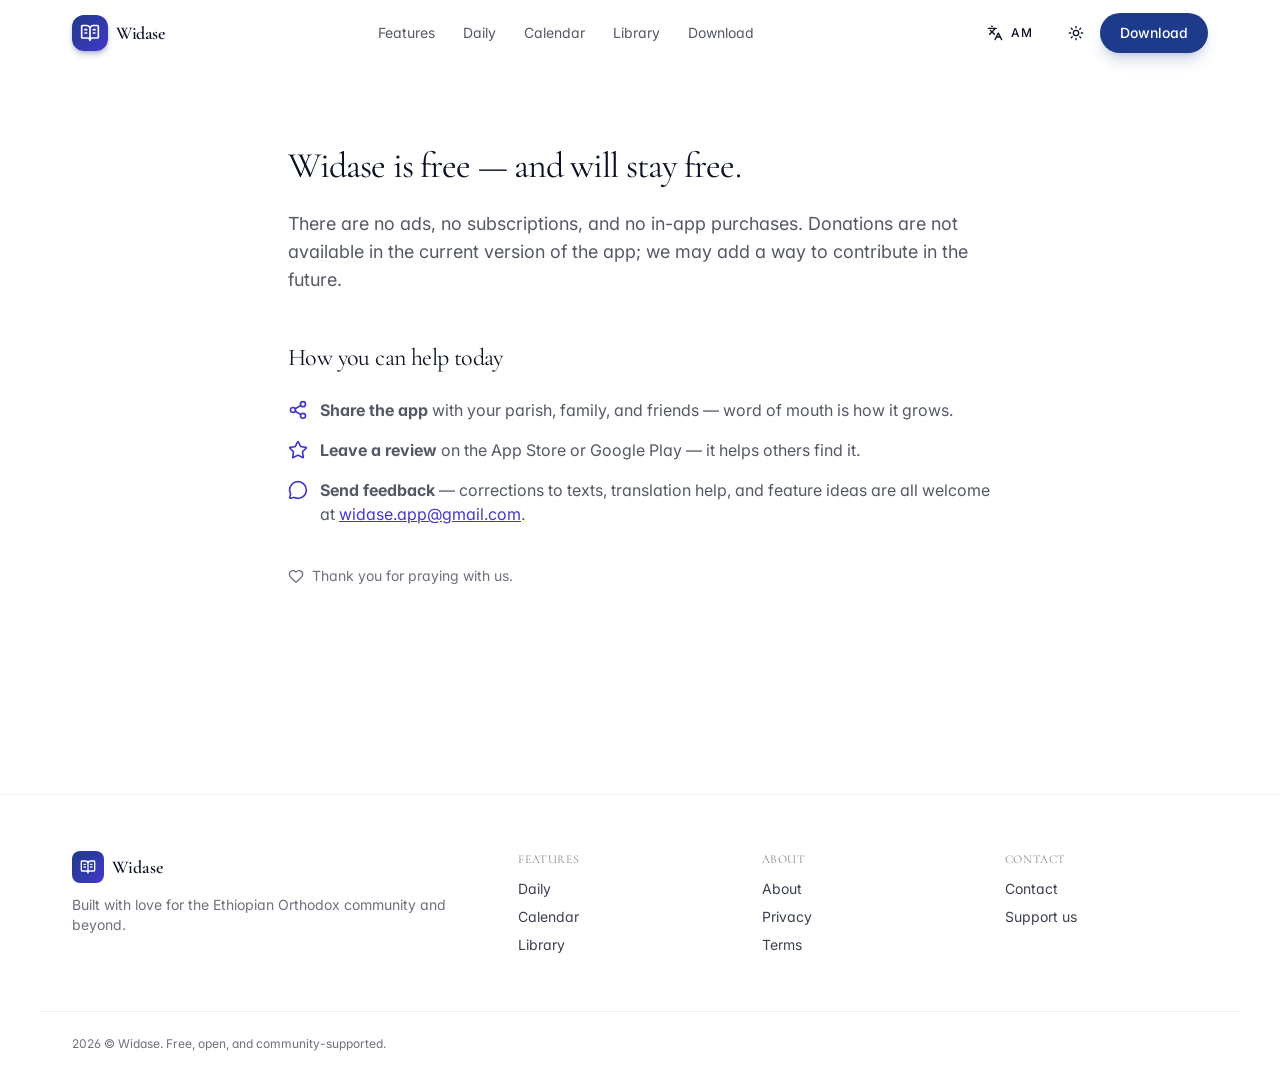
<file: donate/index.html>
<!DOCTYPE html><html lang="en" dir="ltr" class="scroll-pt-24"> <head><meta charset="UTF-8"><meta name="viewport" content="width=device-width, initial-scale=1, viewport-fit=cover"><meta name="generator" content="Astro v4.16.19"><meta name="theme-color" content="#1E3A8A" media="(prefers-color-scheme: light)"><meta name="theme-color" content="#0B1224" media="(prefers-color-scheme: dark)"><title>Support us — Widase</title><meta name="description" content="Widase is free and ad-free. Here's how you can help."><link rel="canonical" href="https://widase.github.io/donate"><!-- Open Graph --><meta property="og:type" content="website"><meta property="og:title" content="Support us — Widase"><meta property="og:description" content="Widase is free and ad-free. Here's how you can help."><meta property="og:image" content="https://widase.github.io/og.png"><meta property="og:url" content="https://widase.github.io/donate"><meta name="twitter:card" content="summary_large_image"><!-- Icons --><link rel="icon" type="image/svg+xml" href="/favicon.svg"><link rel="apple-touch-icon" href="/apple-touch-icon.png"><!-- Fonts: only the families we actually use, with display=swap --><link rel="preconnect" href="https://fonts.googleapis.com"><link rel="preconnect" href="https://fonts.gstatic.com" crossorigin><link rel="stylesheet" href="https://fonts.googleapis.com/css2?family=Inter:wght@400;500;600;700&family=Cormorant+Garamond:wght@500;600;700&family=Noto+Sans+Ethiopic:wght@400;500;700&display=swap"><!-- JSON-LD: organization --><script type="application/ld+json">
      {JSON.stringify({
        '@context': 'https://schema.org',
        '@type': 'MobileApplication',
        name: 'Widase',
        operatingSystem: 'iOS, Android',
        applicationCategory: 'LifestyleApplication',
        offers: { '@type': 'Offer', price: '0', priceCurrency: 'USD' },
      })}
    </script><link rel="stylesheet" href="/_assets/about.DtIbSmfr.css"><script type="module" src="/_assets/page.1NgSk6RU.js"></script></head> <body class="min-h-dvh"> <a href="#main" class="sr-only focus:not-sr-only focus:fixed focus:top-2 focus:left-2 focus:z-50 focus:btn-primary">
Skip to content
</a> <header class="sticky top-0 z-40 glass"> <div class="container-1200 flex items-center justify-between py-3"> <a href="/" class="flex items-center gap-2 group"> <span class="grid h-9 w-9 place-items-center rounded-xl bg-gradient-to-br from-brand-900 to-brand-700 text-white shadow-md shadow-brand-900/30"> <svg width="1em" height="1em" class="h-5 w-5" data-icon="lucide:book-open-text">   <symbol id="ai:lucide:book-open-text" viewBox="0 0 24 24"><path fill="none" stroke="currentColor" stroke-linecap="round" stroke-linejoin="round" stroke-width="2" d="M12 7v14m4-9h2m-2-4h2M3 18a1 1 0 0 1-1-1V4a1 1 0 0 1 1-1h5a4 4 0 0 1 4 4a4 4 0 0 1 4-4h5a1 1 0 0 1 1 1v13a1 1 0 0 1-1 1h-6a3 3 0 0 0-3 3a3 3 0 0 0-3-3zm3-6h2M6 8h2"/></symbol><use href="#ai:lucide:book-open-text"></use>  </svg> </span> <span class="font-display text-lg font-semibold tracking-tight">Widase</span> </a> <nav class="hidden md:flex items-center gap-7 text-sm"> <a href="/#features" class="text-ink-950/70 dark:text-slate-300 hover:text-brand-900 dark:hover:text-white transition-colors"> Features </a><a href="/#daily" class="text-ink-950/70 dark:text-slate-300 hover:text-brand-900 dark:hover:text-white transition-colors"> Daily </a><a href="/#calendar" class="text-ink-950/70 dark:text-slate-300 hover:text-brand-900 dark:hover:text-white transition-colors"> Calendar </a><a href="/#library" class="text-ink-950/70 dark:text-slate-300 hover:text-brand-900 dark:hover:text-white transition-colors"> Library </a><a href="/#download" class="text-ink-950/70 dark:text-slate-300 hover:text-brand-900 dark:hover:text-white transition-colors"> Download </a> </nav> <div class="flex items-center gap-2"> <a href="/am" class="btn-ghost text-xs uppercase tracking-wide" aria-label="Toggle language"> <svg width="1em" height="1em" class="h-4 w-4" data-icon="lucide:languages">   <symbol id="ai:lucide:languages" viewBox="0 0 24 24"><path fill="none" stroke="currentColor" stroke-linecap="round" stroke-linejoin="round" stroke-width="2" d="m5 8l6 6m-7 0l6-6l2-3M2 5h12M7 2h1m14 20l-5-10l-5 10m2-4h6"/></symbol><use href="#ai:lucide:languages"></use>  </svg> <span>AM</span> </a> <button type="button" id="theme-toggle" class="btn-ghost p-2" aria-label="Toggle dark mode"> <svg width="1em" height="1em" class="h-4 w-4 dark:hidden" data-icon="lucide:sun">   <symbol id="ai:lucide:sun" viewBox="0 0 24 24"><g fill="none" stroke="currentColor" stroke-linecap="round" stroke-linejoin="round" stroke-width="2"><circle cx="12" cy="12" r="4"/><path d="M12 2v2m0 16v2M4.93 4.93l1.41 1.41m11.32 11.32l1.41 1.41M2 12h2m16 0h2M6.34 17.66l-1.41 1.41M19.07 4.93l-1.41 1.41"/></g></symbol><use href="#ai:lucide:sun"></use>  </svg> <svg width="1em" height="1em" class="h-4 w-4 hidden dark:inline" data-icon="lucide:moon">   <symbol id="ai:lucide:moon" viewBox="0 0 24 24"><path fill="none" stroke="currentColor" stroke-linecap="round" stroke-linejoin="round" stroke-width="2" d="M20.985 12.486a9 9 0 1 1-9.473-9.472c.405-.022.617.46.402.803a6 6 0 0 0 8.268 8.268c.344-.215.825-.004.803.401"/></symbol><use href="#ai:lucide:moon"></use>  </svg> </button> <a href="/#download" class="btn-primary hidden sm:inline-flex"> Download </a> </div> </div> </header> <script>
  // Theme persistence — runs on every nav, no JS framework needed.
  (function () {
    const apply = (mode) => {
      document.documentElement.classList.toggle('dark', mode === 'dark');
    };
    const stored = localStorage.getItem('theme');
    apply(stored ?? (matchMedia('(prefers-color-scheme: dark)').matches ? 'dark' : 'light'));

    document.addEventListener('click', (e) => {
      const t = e.target;
      if (!(t instanceof Element)) return;
      const btn = t.closest('#theme-toggle');
      if (!btn) return;
      const next = document.documentElement.classList.contains('dark') ? 'light' : 'dark';
      apply(next);
      localStorage.setItem('theme', next);
    });
  })();
</script> <main id="main">  <section class="container-1200 py-20 max-w-3xl"> <h1 class="font-display text-4xl">Widase is free — and will stay free.</h1> <p class="mt-6 text-lg text-ink-950/70 dark:text-slate-300">
There are no ads, no subscriptions, and no in-app purchases. Donations
      are not available in the current version of the app; we may add a way
      to contribute in the future.
</p> <h2 class="mt-12 font-display text-2xl">How you can help today</h2> <ul class="mt-6 space-y-4 text-ink-950/70 dark:text-slate-300"> <li class="flex items-start gap-3"> <svg width="1em" height="1em" class="h-5 w-5 mt-0.5 shrink-0 text-brand-700 dark:text-brand-400" data-icon="lucide:share-2">   <symbol id="ai:lucide:share-2" viewBox="0 0 24 24"><g fill="none" stroke="currentColor" stroke-linecap="round" stroke-linejoin="round" stroke-width="2"><circle cx="18" cy="5" r="3"/><circle cx="6" cy="12" r="3"/><circle cx="18" cy="19" r="3"/><path d="m8.59 13.51l6.83 3.98m-.01-10.98l-6.82 3.98"/></g></symbol><use href="#ai:lucide:share-2"></use>  </svg> <span><strong>Share the app</strong> with your parish, family, and friends — word of mouth is how it grows.</span> </li> <li class="flex items-start gap-3"> <svg width="1em" height="1em" class="h-5 w-5 mt-0.5 shrink-0 text-brand-700 dark:text-brand-400" data-icon="lucide:star">   <symbol id="ai:lucide:star" viewBox="0 0 24 24"><path fill="none" stroke="currentColor" stroke-linecap="round" stroke-linejoin="round" stroke-width="2" d="M11.525 2.295a.53.53 0 0 1 .95 0l2.31 4.679a2.12 2.12 0 0 0 1.595 1.16l5.166.756a.53.53 0 0 1 .294.904l-3.736 3.638a2.12 2.12 0 0 0-.611 1.878l.882 5.14a.53.53 0 0 1-.771.56l-4.618-2.428a2.12 2.12 0 0 0-1.973 0L6.396 21.01a.53.53 0 0 1-.77-.56l.881-5.139a2.12 2.12 0 0 0-.611-1.879L2.16 9.795a.53.53 0 0 1 .294-.906l5.165-.755a2.12 2.12 0 0 0 1.597-1.16z"/></symbol><use href="#ai:lucide:star"></use>  </svg> <span><strong>Leave a review</strong> on the App Store or Google Play — it helps others find it.</span> </li> <li class="flex items-start gap-3"> <svg width="1em" height="1em" class="h-5 w-5 mt-0.5 shrink-0 text-brand-700 dark:text-brand-400" data-icon="lucide:message-circle">   <symbol id="ai:lucide:message-circle" viewBox="0 0 24 24"><path fill="none" stroke="currentColor" stroke-linecap="round" stroke-linejoin="round" stroke-width="2" d="M2.992 16.342a2 2 0 0 1 .094 1.167l-1.065 3.29a1 1 0 0 0 1.236 1.168l3.413-.998a2 2 0 0 1 1.099.092a10 10 0 1 0-4.777-4.719"/></symbol><use href="#ai:lucide:message-circle"></use>  </svg> <span> <strong>Send feedback</strong> — corrections to texts, translation help, and feature ideas are all
          welcome at <a class="text-brand-700 dark:text-brand-400 underline" href="mailto:widase.app@gmail.com">widase.app@gmail.com</a>.
</span> </li> </ul> <p class="mt-10 text-sm text-ink-950/60 dark:text-slate-400 flex items-center gap-2"> <svg width="1em" height="1em" class="h-4 w-4" data-icon="lucide:heart">   <symbol id="ai:lucide:heart" viewBox="0 0 24 24"><path fill="none" stroke="currentColor" stroke-linecap="round" stroke-linejoin="round" stroke-width="2" d="M2 9.5a5.5 5.5 0 0 1 9.591-3.676a.56.56 0 0 0 .818 0A5.49 5.49 0 0 1 22 9.5c0 2.29-1.5 4-3 5.5l-5.492 5.313a2 2 0 0 1-3 .019L5 15c-1.5-1.5-3-3.2-3-5.5"/></symbol><use href="#ai:lucide:heart"></use>  </svg>
Thank you for praying with us.
</p> </section>  </main> <footer class="mt-32 border-t border-black/5 dark:border-white/10 bg-white/40 dark:bg-ink-950/60"> <div class="container-1200 py-14 grid gap-10 md:grid-cols-[2fr_1fr_1fr_1fr]"> <div class="space-y-3"> <div class="flex items-center gap-2"> <span class="grid h-8 w-8 place-items-center rounded-lg bg-gradient-to-br from-brand-900 to-brand-700 text-white"> <svg width="1em" height="1em" viewBox="0 0 24 24" class="h-4 w-4" data-icon="lucide:book-open-text">   <use href="#ai:lucide:book-open-text"></use>  </svg> </span> <span class="font-display text-lg font-semibold">Widase</span> </div> <p class="text-sm text-ink-950/60 dark:text-slate-400 max-w-sm"> Built with love for the Ethiopian Orthodox community and beyond. </p> </div> <div> <h3 class="text-xs uppercase tracking-wider text-ink-950/50 dark:text-slate-500 mb-3">Features</h3> <ul class="space-y-2 text-sm"> <li> <a href="/#daily" class="text-ink-950/80 dark:text-slate-300 hover:text-brand-900 dark:hover:text-white transition"> Daily </a> </li><li> <a href="/#calendar" class="text-ink-950/80 dark:text-slate-300 hover:text-brand-900 dark:hover:text-white transition"> Calendar </a> </li><li> <a href="/#library" class="text-ink-950/80 dark:text-slate-300 hover:text-brand-900 dark:hover:text-white transition"> Library </a> </li> </ul> </div><div> <h3 class="text-xs uppercase tracking-wider text-ink-950/50 dark:text-slate-500 mb-3">About</h3> <ul class="space-y-2 text-sm"> <li> <a href="/about" class="text-ink-950/80 dark:text-slate-300 hover:text-brand-900 dark:hover:text-white transition"> About </a> </li><li> <a href="/privacy" class="text-ink-950/80 dark:text-slate-300 hover:text-brand-900 dark:hover:text-white transition"> Privacy </a> </li><li> <a href="/terms" class="text-ink-950/80 dark:text-slate-300 hover:text-brand-900 dark:hover:text-white transition"> Terms </a> </li> </ul> </div><div> <h3 class="text-xs uppercase tracking-wider text-ink-950/50 dark:text-slate-500 mb-3">Contact</h3> <ul class="space-y-2 text-sm"> <li> <a href="/contact" class="text-ink-950/80 dark:text-slate-300 hover:text-brand-900 dark:hover:text-white transition"> Contact </a> </li><li> <a href="/donate" class="text-ink-950/80 dark:text-slate-300 hover:text-brand-900 dark:hover:text-white transition"> Support us </a> </li> </ul> </div> </div> <div class="container-1200 py-6 flex flex-col sm:flex-row items-center justify-between gap-4 border-t border-black/5 dark:border-white/10 text-xs text-ink-950/60 dark:text-slate-500"> <p>2026 © Widase. Free, open, and community-supported.</p> </div> </footer> </body></html>
</file>
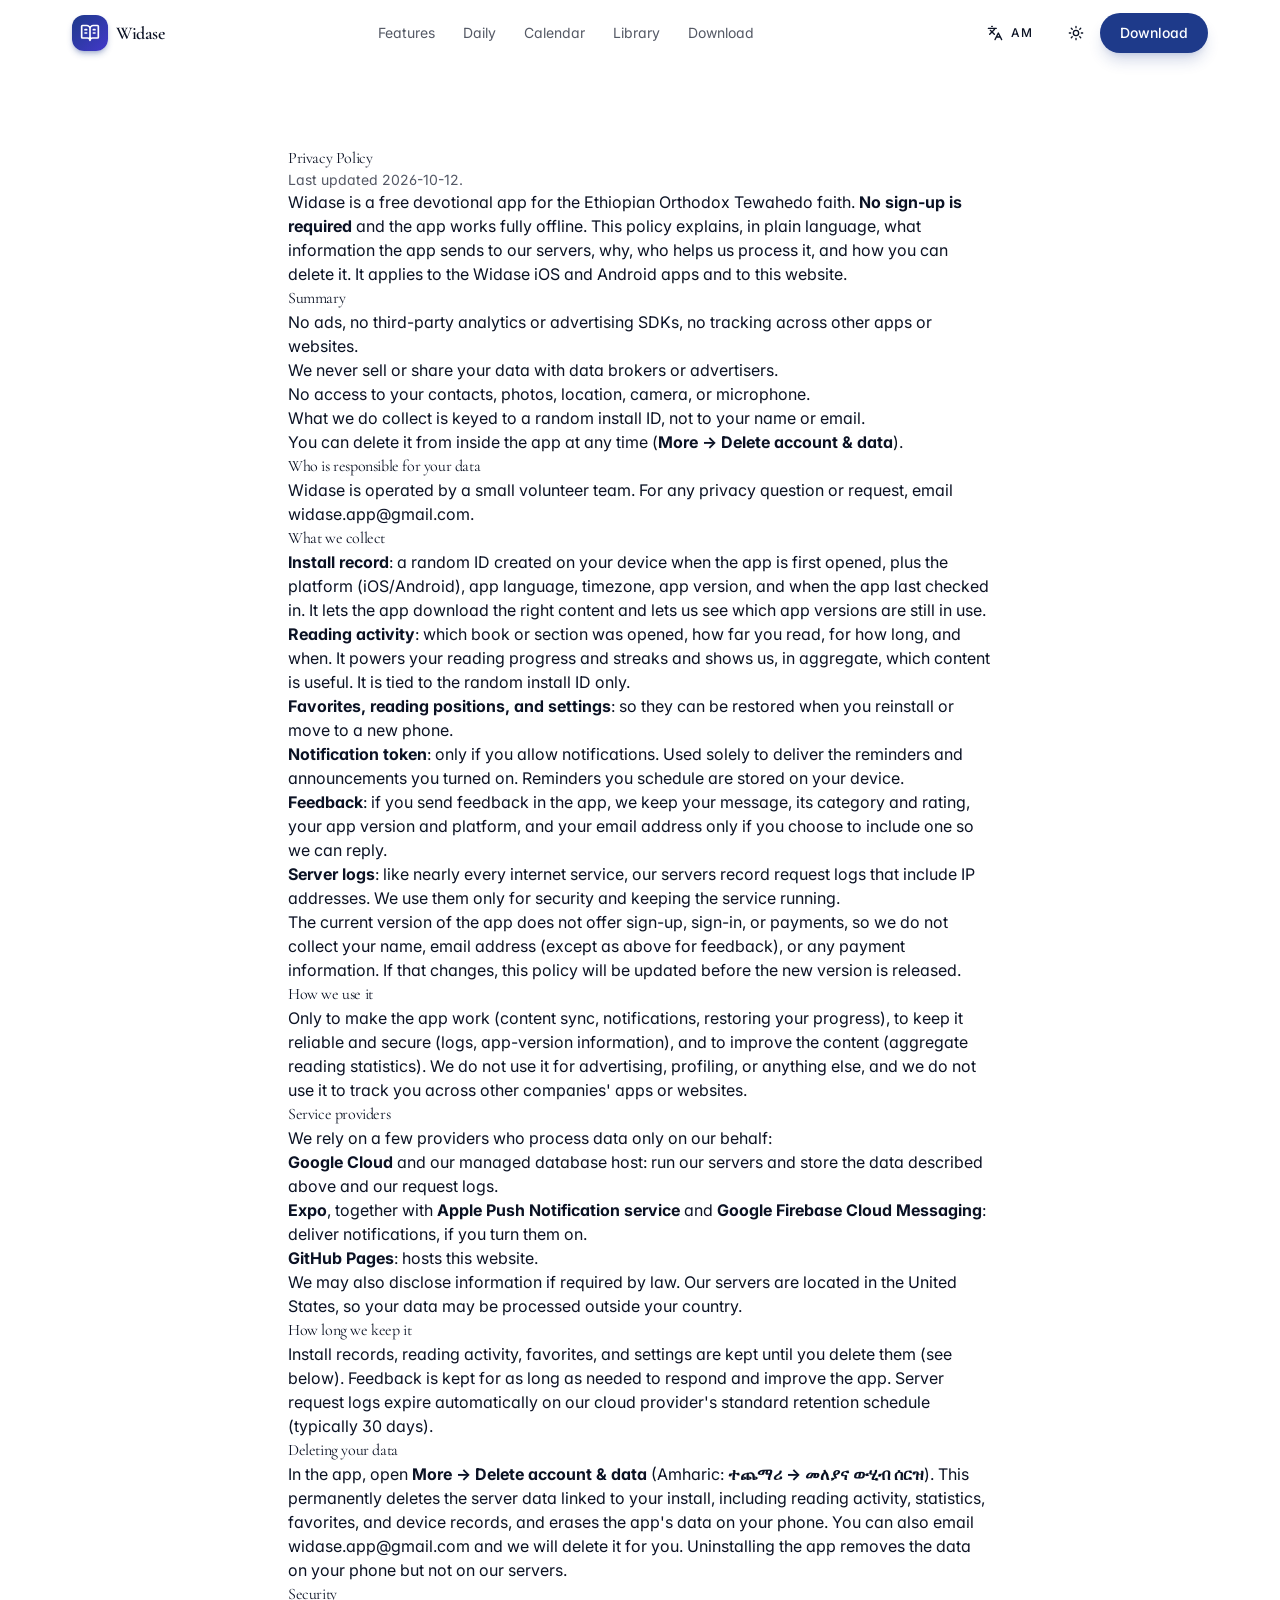
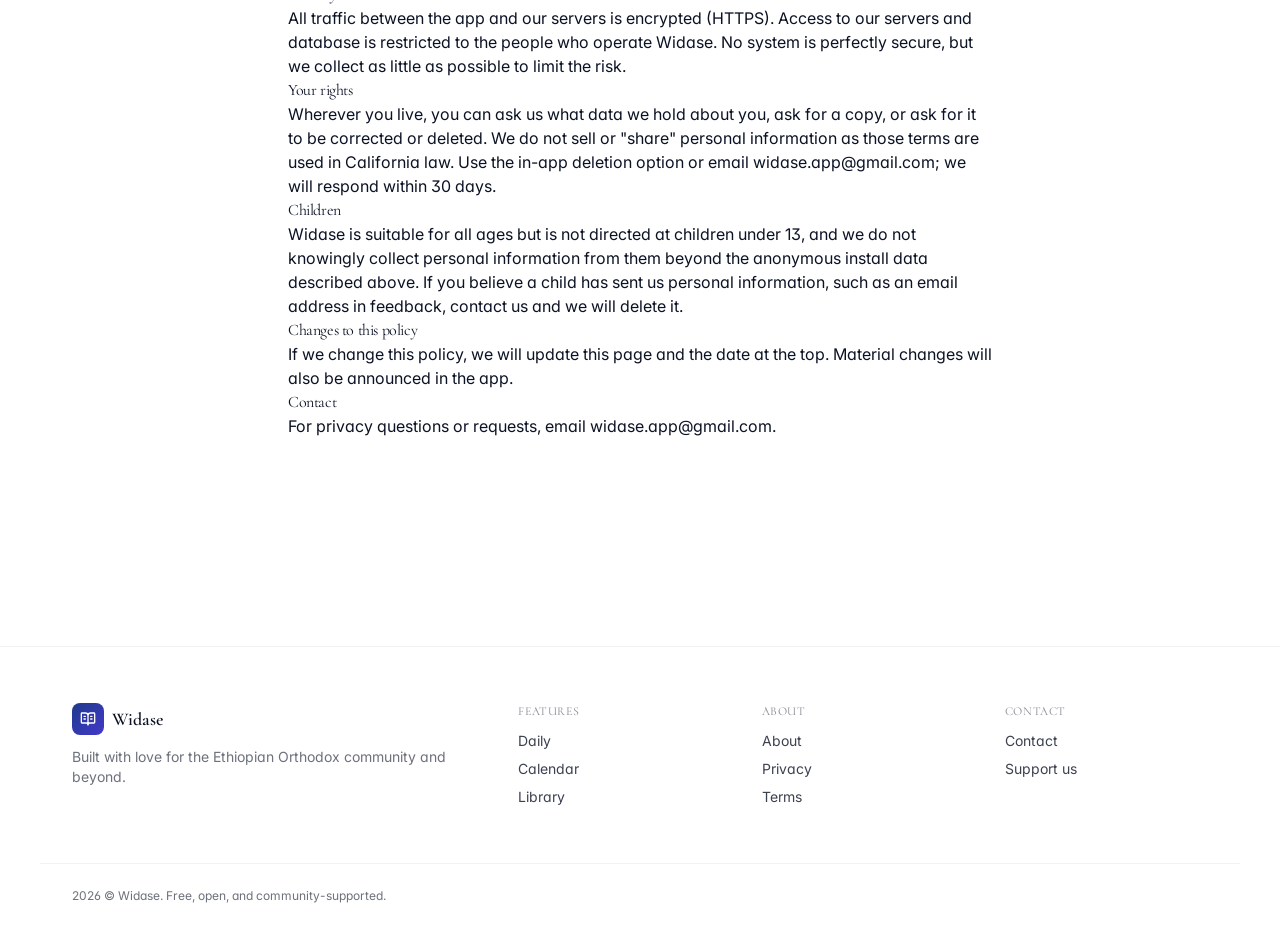
<file: privacy/index.html>
<!DOCTYPE html><html lang="en" dir="ltr" class="scroll-pt-24"> <head><meta charset="UTF-8"><meta name="viewport" content="width=device-width, initial-scale=1, viewport-fit=cover"><meta name="generator" content="Astro v4.16.19"><meta name="theme-color" content="#1E3A8A" media="(prefers-color-scheme: light)"><meta name="theme-color" content="#0B1224" media="(prefers-color-scheme: dark)"><title>Privacy — Widase</title><meta name="description" content="What we collect, why, and how to delete it."><link rel="canonical" href="https://widase.github.io/privacy"><!-- Open Graph --><meta property="og:type" content="website"><meta property="og:title" content="Privacy — Widase"><meta property="og:description" content="What we collect, why, and how to delete it."><meta property="og:image" content="https://widase.github.io/og.png"><meta property="og:url" content="https://widase.github.io/privacy"><meta name="twitter:card" content="summary_large_image"><!-- Icons --><link rel="icon" type="image/svg+xml" href="/favicon.svg"><link rel="apple-touch-icon" href="/apple-touch-icon.png"><!-- Fonts: only the families we actually use, with display=swap --><link rel="preconnect" href="https://fonts.googleapis.com"><link rel="preconnect" href="https://fonts.gstatic.com" crossorigin><link rel="stylesheet" href="https://fonts.googleapis.com/css2?family=Inter:wght@400;500;600;700&family=Cormorant+Garamond:wght@500;600;700&family=Noto+Sans+Ethiopic:wght@400;500;700&display=swap"><!-- JSON-LD: organization --><script type="application/ld+json">
      {JSON.stringify({
        '@context': 'https://schema.org',
        '@type': 'MobileApplication',
        name: 'Widase',
        operatingSystem: 'iOS, Android',
        applicationCategory: 'LifestyleApplication',
        offers: { '@type': 'Offer', price: '0', priceCurrency: 'USD' },
      })}
    </script><link rel="stylesheet" href="/_assets/about.DtIbSmfr.css"><script type="module" src="/_assets/page.1NgSk6RU.js"></script></head> <body class="min-h-dvh"> <a href="#main" class="sr-only focus:not-sr-only focus:fixed focus:top-2 focus:left-2 focus:z-50 focus:btn-primary">
Skip to content
</a> <header class="sticky top-0 z-40 glass"> <div class="container-1200 flex items-center justify-between py-3"> <a href="/" class="flex items-center gap-2 group"> <span class="grid h-9 w-9 place-items-center rounded-xl bg-gradient-to-br from-brand-900 to-brand-700 text-white shadow-md shadow-brand-900/30"> <svg width="1em" height="1em" class="h-5 w-5" data-icon="lucide:book-open-text">   <symbol id="ai:lucide:book-open-text" viewBox="0 0 24 24"><path fill="none" stroke="currentColor" stroke-linecap="round" stroke-linejoin="round" stroke-width="2" d="M12 7v14m4-9h2m-2-4h2M3 18a1 1 0 0 1-1-1V4a1 1 0 0 1 1-1h5a4 4 0 0 1 4 4a4 4 0 0 1 4-4h5a1 1 0 0 1 1 1v13a1 1 0 0 1-1 1h-6a3 3 0 0 0-3 3a3 3 0 0 0-3-3zm3-6h2M6 8h2"/></symbol><use href="#ai:lucide:book-open-text"></use>  </svg> </span> <span class="font-display text-lg font-semibold tracking-tight">Widase</span> </a> <nav class="hidden md:flex items-center gap-7 text-sm"> <a href="/#features" class="text-ink-950/70 dark:text-slate-300 hover:text-brand-900 dark:hover:text-white transition-colors"> Features </a><a href="/#daily" class="text-ink-950/70 dark:text-slate-300 hover:text-brand-900 dark:hover:text-white transition-colors"> Daily </a><a href="/#calendar" class="text-ink-950/70 dark:text-slate-300 hover:text-brand-900 dark:hover:text-white transition-colors"> Calendar </a><a href="/#library" class="text-ink-950/70 dark:text-slate-300 hover:text-brand-900 dark:hover:text-white transition-colors"> Library </a><a href="/#download" class="text-ink-950/70 dark:text-slate-300 hover:text-brand-900 dark:hover:text-white transition-colors"> Download </a> </nav> <div class="flex items-center gap-2"> <a href="/am" class="btn-ghost text-xs uppercase tracking-wide" aria-label="Toggle language"> <svg width="1em" height="1em" class="h-4 w-4" data-icon="lucide:languages">   <symbol id="ai:lucide:languages" viewBox="0 0 24 24"><path fill="none" stroke="currentColor" stroke-linecap="round" stroke-linejoin="round" stroke-width="2" d="m5 8l6 6m-7 0l6-6l2-3M2 5h12M7 2h1m14 20l-5-10l-5 10m2-4h6"/></symbol><use href="#ai:lucide:languages"></use>  </svg> <span>AM</span> </a> <button type="button" id="theme-toggle" class="btn-ghost p-2" aria-label="Toggle dark mode"> <svg width="1em" height="1em" class="h-4 w-4 dark:hidden" data-icon="lucide:sun">   <symbol id="ai:lucide:sun" viewBox="0 0 24 24"><g fill="none" stroke="currentColor" stroke-linecap="round" stroke-linejoin="round" stroke-width="2"><circle cx="12" cy="12" r="4"/><path d="M12 2v2m0 16v2M4.93 4.93l1.41 1.41m11.32 11.32l1.41 1.41M2 12h2m16 0h2M6.34 17.66l-1.41 1.41M19.07 4.93l-1.41 1.41"/></g></symbol><use href="#ai:lucide:sun"></use>  </svg> <svg width="1em" height="1em" class="h-4 w-4 hidden dark:inline" data-icon="lucide:moon">   <symbol id="ai:lucide:moon" viewBox="0 0 24 24"><path fill="none" stroke="currentColor" stroke-linecap="round" stroke-linejoin="round" stroke-width="2" d="M20.985 12.486a9 9 0 1 1-9.473-9.472c.405-.022.617.46.402.803a6 6 0 0 0 8.268 8.268c.344-.215.825-.004.803.401"/></symbol><use href="#ai:lucide:moon"></use>  </svg> </button> <a href="/#download" class="btn-primary hidden sm:inline-flex"> Download </a> </div> </div> </header> <script>
  // Theme persistence — runs on every nav, no JS framework needed.
  (function () {
    const apply = (mode) => {
      document.documentElement.classList.toggle('dark', mode === 'dark');
    };
    const stored = localStorage.getItem('theme');
    apply(stored ?? (matchMedia('(prefers-color-scheme: dark)').matches ? 'dark' : 'light'));

    document.addEventListener('click', (e) => {
      const t = e.target;
      if (!(t instanceof Element)) return;
      const btn = t.closest('#theme-toggle');
      if (!btn) return;
      const next = document.documentElement.classList.contains('dark') ? 'light' : 'dark';
      apply(next);
      localStorage.setItem('theme', next);
    });
  })();
</script> <main id="main">  <article class="container-1200 py-20 prose prose-slate dark:prose-invert max-w-3xl"> <h1 class="font-display">Privacy Policy</h1> <p class="text-sm opacity-70">Last updated 2026-10-12.</p> <p>
Widase is a free devotional app for the Ethiopian Orthodox Tewahedo
      faith. <strong>No sign-up is required</strong> and the app works fully
      offline. This policy explains, in plain language, what information the
      app sends to our servers, why, who helps us process it, and how you can
      delete it. It applies to the Widase iOS and Android apps and to this
      website.
</p> <h2>Summary</h2> <ul> <li>No ads, no third-party analytics or advertising SDKs, no tracking across other apps or websites.</li> <li>We never sell or share your data with data brokers or advertisers.</li> <li>No access to your contacts, photos, location, camera, or microphone.</li> <li>What we do collect is keyed to a random install ID, not to your name or email.</li> <li>You can delete it from inside the app at any time (<strong>More → Delete account &amp; data</strong>).</li> </ul> <h2>Who is responsible for your data</h2> <p>
Widase is operated by a small volunteer team. For any privacy question
      or request, email <a href="mailto:widase.app@gmail.com">widase.app@gmail.com</a>.
</p> <h2>What we collect</h2> <ul> <li> <strong>Install record</strong>: a random ID created on your device
        when the app is first opened, plus the platform (iOS/Android), app
        language, timezone, app version, and when the app last checked in.
        It lets the app download the right content and lets us see which app
        versions are still in use.
</li> <li> <strong>Reading activity</strong>: which book or section was opened,
        how far you read, for how long, and when. It powers your reading
        progress and streaks and shows us, in aggregate, which content is
        useful. It is tied to the random install ID only.
</li> <li> <strong>Favorites, reading positions, and settings</strong>: so they
        can be restored when you reinstall or move to a new phone.
</li> <li> <strong>Notification token</strong>: only if you allow
        notifications. Used solely to deliver the reminders and
        announcements you turned on. Reminders you schedule are stored on
        your device.
</li> <li> <strong>Feedback</strong>: if you send feedback in the app, we keep
        your message, its category and rating, your app version and
        platform, and your email address only if you choose to include one
        so we can reply.
</li> <li> <strong>Server logs</strong>: like nearly every internet service, our
        servers record request logs that include IP addresses. We use them
        only for security and keeping the service running.
</li> </ul> <p>
The current version of the app does not offer sign-up, sign-in, or
      payments, so we do not collect your name, email address (except as
      above for feedback), or any payment information. If that changes, this
      policy will be updated before the new version is released.
</p> <h2>How we use it</h2> <p>
Only to make the app work (content sync, notifications, restoring your
      progress), to keep it reliable and secure (logs, app-version
      information), and to improve the content (aggregate reading
      statistics). We do not use it for advertising, profiling, or anything
      else, and we do not use it to track you across other companies' apps
      or websites.
</p> <h2>Service providers</h2> <p>We rely on a few providers who process data only on our behalf:</p> <ul> <li><strong>Google Cloud</strong> and our managed database host: run our servers and store the data described above and our request logs.</li> <li><strong>Expo</strong>, together with <strong>Apple Push Notification service</strong> and <strong>Google Firebase Cloud Messaging</strong>: deliver notifications, if you turn them on.</li> <li><strong>GitHub Pages</strong>: hosts this website.</li> </ul> <p>
We may also disclose information if required by law. Our servers are
      located in the United States, so your data may be processed outside
      your country.
</p> <h2>How long we keep it</h2> <p>
Install records, reading activity, favorites, and settings are kept
      until you delete them (see below). Feedback is kept for as long as needed to
      respond and improve the app. Server request logs expire automatically
      on our cloud provider's standard retention schedule (typically 30
      days).
</p> <h2>Deleting your data</h2> <p>
In the app, open <strong>More → Delete account &amp; data</strong>
(Amharic: <strong>ተጨማሪ → መለያና ውሂብ ሰርዝ</strong>). This permanently
      deletes the server data linked to your install, including reading
      activity, statistics, favorites, and device records, and erases the
      app's data on your phone. You can also email
<a href="mailto:widase.app@gmail.com">widase.app@gmail.com</a> and we will delete it for you.
      Uninstalling the app removes the data on your phone but not on our
      servers.
</p> <h2>Security</h2> <p>
All traffic between the app and our servers is encrypted (HTTPS).
      Access to our servers and database is restricted to the people who
      operate Widase. No system is perfectly secure, but we collect as
      little as possible to limit the risk.
</p> <h2>Your rights</h2> <p>
Wherever you live, you can ask us what data we hold about you, ask for
      a copy, or ask for it to be corrected or deleted. We do not sell or
      "share" personal information as those terms are used in California
      law. Use the in-app deletion option or email
<a href="mailto:widase.app@gmail.com">widase.app@gmail.com</a>; we will respond within 30
      days.
</p> <h2>Children</h2> <p>
Widase is suitable for all ages but is not directed at children under
      13, and we do not knowingly collect personal information from them
      beyond the anonymous install data described above. If you believe a
      child has sent us personal information, such as an email address in
      feedback, contact us and we will delete it.
</p> <h2>Changes to this policy</h2> <p>
If we change this policy, we will update this page and the date at the
      top. Material changes will also be announced in the app.
</p> <h2>Contact</h2> <p>For privacy questions or requests, email <a href="mailto:widase.app@gmail.com">widase.app@gmail.com</a>.</p> </article>  </main> <footer class="mt-32 border-t border-black/5 dark:border-white/10 bg-white/40 dark:bg-ink-950/60"> <div class="container-1200 py-14 grid gap-10 md:grid-cols-[2fr_1fr_1fr_1fr]"> <div class="space-y-3"> <div class="flex items-center gap-2"> <span class="grid h-8 w-8 place-items-center rounded-lg bg-gradient-to-br from-brand-900 to-brand-700 text-white"> <svg width="1em" height="1em" viewBox="0 0 24 24" class="h-4 w-4" data-icon="lucide:book-open-text">   <use href="#ai:lucide:book-open-text"></use>  </svg> </span> <span class="font-display text-lg font-semibold">Widase</span> </div> <p class="text-sm text-ink-950/60 dark:text-slate-400 max-w-sm"> Built with love for the Ethiopian Orthodox community and beyond. </p> </div> <div> <h3 class="text-xs uppercase tracking-wider text-ink-950/50 dark:text-slate-500 mb-3">Features</h3> <ul class="space-y-2 text-sm"> <li> <a href="/#daily" class="text-ink-950/80 dark:text-slate-300 hover:text-brand-900 dark:hover:text-white transition"> Daily </a> </li><li> <a href="/#calendar" class="text-ink-950/80 dark:text-slate-300 hover:text-brand-900 dark:hover:text-white transition"> Calendar </a> </li><li> <a href="/#library" class="text-ink-950/80 dark:text-slate-300 hover:text-brand-900 dark:hover:text-white transition"> Library </a> </li> </ul> </div><div> <h3 class="text-xs uppercase tracking-wider text-ink-950/50 dark:text-slate-500 mb-3">About</h3> <ul class="space-y-2 text-sm"> <li> <a href="/about" class="text-ink-950/80 dark:text-slate-300 hover:text-brand-900 dark:hover:text-white transition"> About </a> </li><li> <a href="/privacy" class="text-ink-950/80 dark:text-slate-300 hover:text-brand-900 dark:hover:text-white transition"> Privacy </a> </li><li> <a href="/terms" class="text-ink-950/80 dark:text-slate-300 hover:text-brand-900 dark:hover:text-white transition"> Terms </a> </li> </ul> </div><div> <h3 class="text-xs uppercase tracking-wider text-ink-950/50 dark:text-slate-500 mb-3">Contact</h3> <ul class="space-y-2 text-sm"> <li> <a href="/contact" class="text-ink-950/80 dark:text-slate-300 hover:text-brand-900 dark:hover:text-white transition"> Contact </a> </li><li> <a href="/donate" class="text-ink-950/80 dark:text-slate-300 hover:text-brand-900 dark:hover:text-white transition"> Support us </a> </li> </ul> </div> </div> <div class="container-1200 py-6 flex flex-col sm:flex-row items-center justify-between gap-4 border-t border-black/5 dark:border-white/10 text-xs text-ink-950/60 dark:text-slate-500"> <p>2026 © Widase. Free, open, and community-supported.</p> </div> </footer> </body></html>
</file>
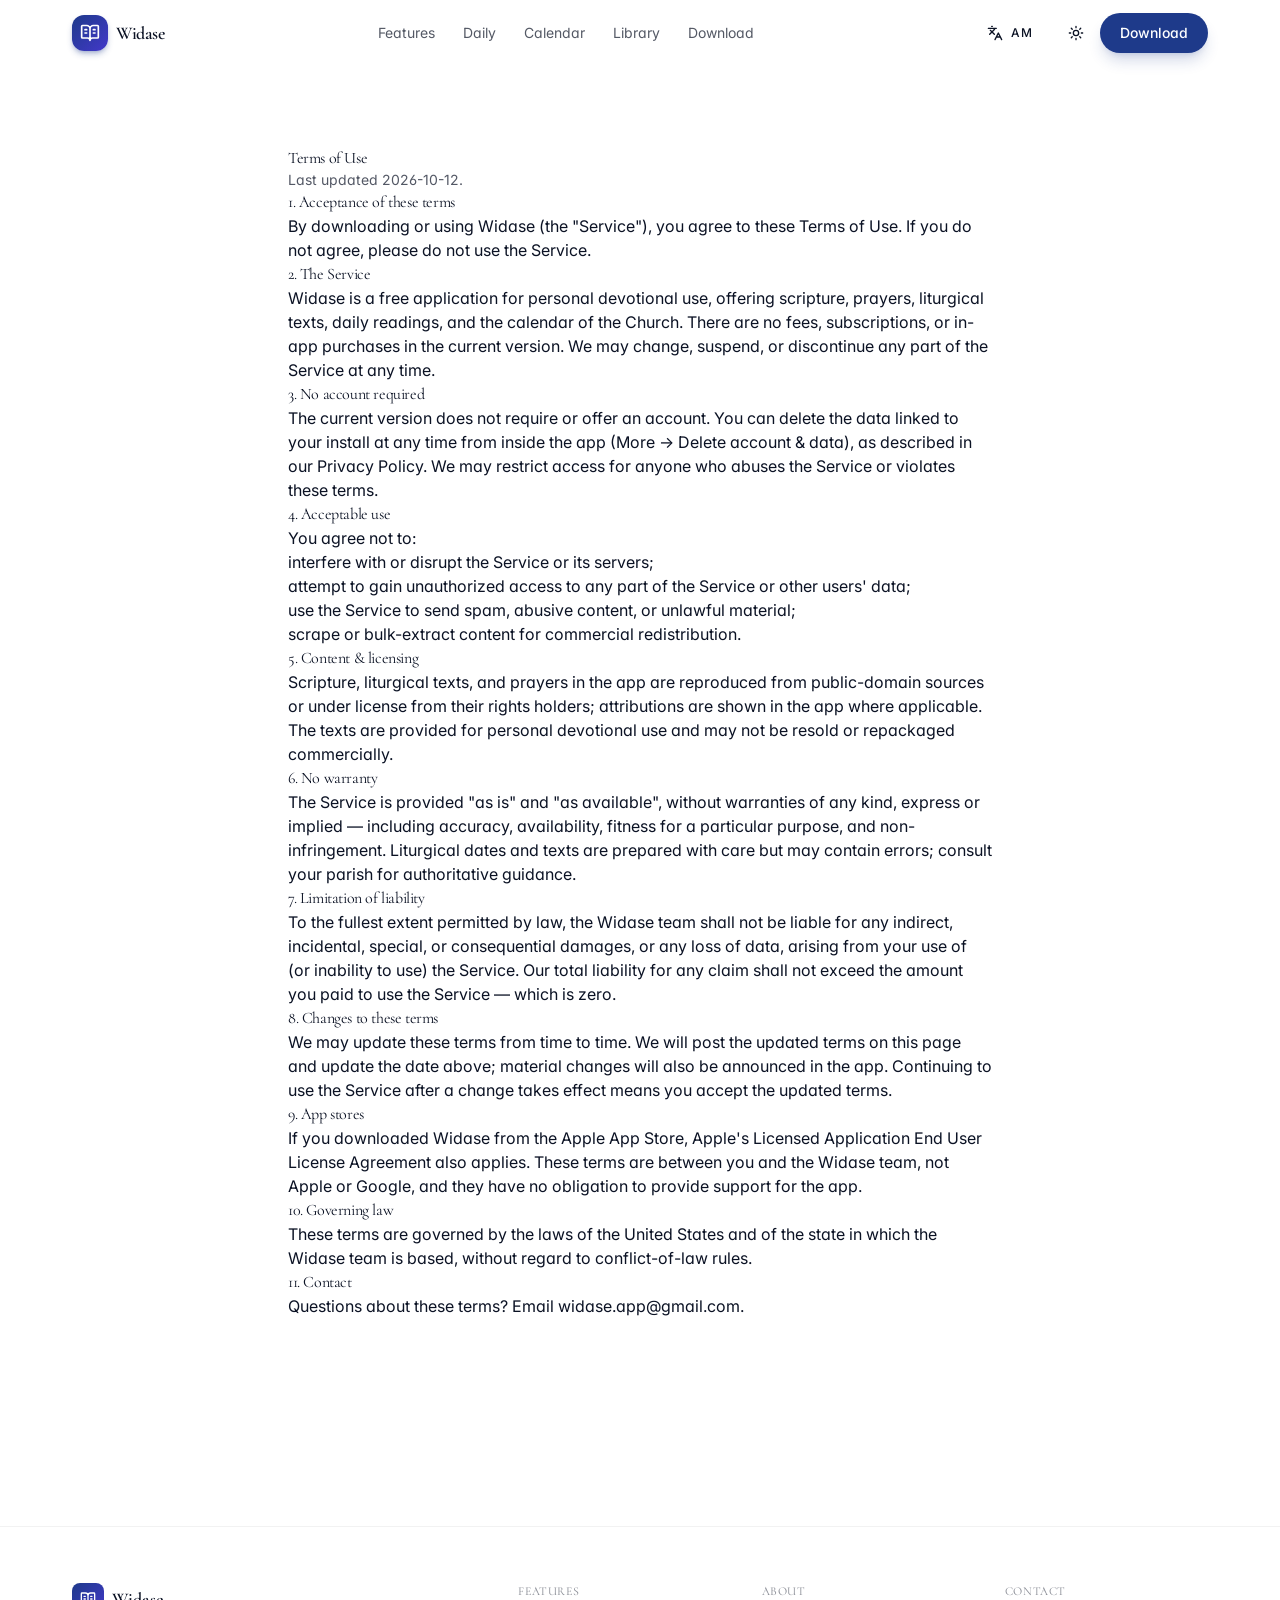
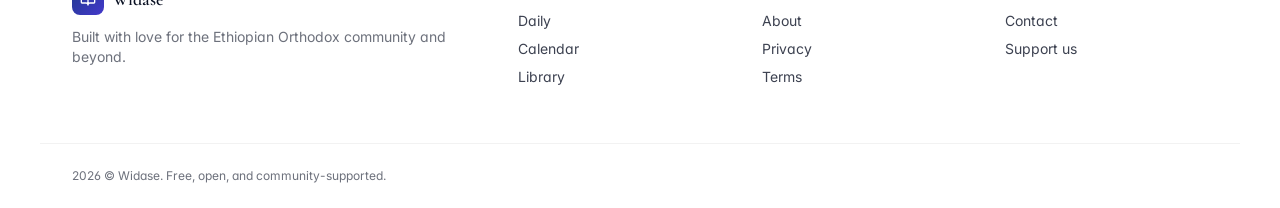
<file: terms/index.html>
<!DOCTYPE html><html lang="en" dir="ltr" class="scroll-pt-24"> <head><meta charset="UTF-8"><meta name="viewport" content="width=device-width, initial-scale=1, viewport-fit=cover"><meta name="generator" content="Astro v4.16.19"><meta name="theme-color" content="#1E3A8A" media="(prefers-color-scheme: light)"><meta name="theme-color" content="#0B1224" media="(prefers-color-scheme: dark)"><title>Terms — Widase</title><meta name="description" content="The terms of using Widase."><link rel="canonical" href="https://widase.github.io/terms"><!-- Open Graph --><meta property="og:type" content="website"><meta property="og:title" content="Terms — Widase"><meta property="og:description" content="The terms of using Widase."><meta property="og:image" content="https://widase.github.io/og.png"><meta property="og:url" content="https://widase.github.io/terms"><meta name="twitter:card" content="summary_large_image"><!-- Icons --><link rel="icon" type="image/svg+xml" href="/favicon.svg"><link rel="apple-touch-icon" href="/apple-touch-icon.png"><!-- Fonts: only the families we actually use, with display=swap --><link rel="preconnect" href="https://fonts.googleapis.com"><link rel="preconnect" href="https://fonts.gstatic.com" crossorigin><link rel="stylesheet" href="https://fonts.googleapis.com/css2?family=Inter:wght@400;500;600;700&family=Cormorant+Garamond:wght@500;600;700&family=Noto+Sans+Ethiopic:wght@400;500;700&display=swap"><!-- JSON-LD: organization --><script type="application/ld+json">
      {JSON.stringify({
        '@context': 'https://schema.org',
        '@type': 'MobileApplication',
        name: 'Widase',
        operatingSystem: 'iOS, Android',
        applicationCategory: 'LifestyleApplication',
        offers: { '@type': 'Offer', price: '0', priceCurrency: 'USD' },
      })}
    </script><link rel="stylesheet" href="/_assets/about.DtIbSmfr.css"><script type="module" src="/_assets/page.1NgSk6RU.js"></script></head> <body class="min-h-dvh"> <a href="#main" class="sr-only focus:not-sr-only focus:fixed focus:top-2 focus:left-2 focus:z-50 focus:btn-primary">
Skip to content
</a> <header class="sticky top-0 z-40 glass"> <div class="container-1200 flex items-center justify-between py-3"> <a href="/" class="flex items-center gap-2 group"> <span class="grid h-9 w-9 place-items-center rounded-xl bg-gradient-to-br from-brand-900 to-brand-700 text-white shadow-md shadow-brand-900/30"> <svg width="1em" height="1em" class="h-5 w-5" data-icon="lucide:book-open-text">   <symbol id="ai:lucide:book-open-text" viewBox="0 0 24 24"><path fill="none" stroke="currentColor" stroke-linecap="round" stroke-linejoin="round" stroke-width="2" d="M12 7v14m4-9h2m-2-4h2M3 18a1 1 0 0 1-1-1V4a1 1 0 0 1 1-1h5a4 4 0 0 1 4 4a4 4 0 0 1 4-4h5a1 1 0 0 1 1 1v13a1 1 0 0 1-1 1h-6a3 3 0 0 0-3 3a3 3 0 0 0-3-3zm3-6h2M6 8h2"/></symbol><use href="#ai:lucide:book-open-text"></use>  </svg> </span> <span class="font-display text-lg font-semibold tracking-tight">Widase</span> </a> <nav class="hidden md:flex items-center gap-7 text-sm"> <a href="/#features" class="text-ink-950/70 dark:text-slate-300 hover:text-brand-900 dark:hover:text-white transition-colors"> Features </a><a href="/#daily" class="text-ink-950/70 dark:text-slate-300 hover:text-brand-900 dark:hover:text-white transition-colors"> Daily </a><a href="/#calendar" class="text-ink-950/70 dark:text-slate-300 hover:text-brand-900 dark:hover:text-white transition-colors"> Calendar </a><a href="/#library" class="text-ink-950/70 dark:text-slate-300 hover:text-brand-900 dark:hover:text-white transition-colors"> Library </a><a href="/#download" class="text-ink-950/70 dark:text-slate-300 hover:text-brand-900 dark:hover:text-white transition-colors"> Download </a> </nav> <div class="flex items-center gap-2"> <a href="/am" class="btn-ghost text-xs uppercase tracking-wide" aria-label="Toggle language"> <svg width="1em" height="1em" class="h-4 w-4" data-icon="lucide:languages">   <symbol id="ai:lucide:languages" viewBox="0 0 24 24"><path fill="none" stroke="currentColor" stroke-linecap="round" stroke-linejoin="round" stroke-width="2" d="m5 8l6 6m-7 0l6-6l2-3M2 5h12M7 2h1m14 20l-5-10l-5 10m2-4h6"/></symbol><use href="#ai:lucide:languages"></use>  </svg> <span>AM</span> </a> <button type="button" id="theme-toggle" class="btn-ghost p-2" aria-label="Toggle dark mode"> <svg width="1em" height="1em" class="h-4 w-4 dark:hidden" data-icon="lucide:sun">   <symbol id="ai:lucide:sun" viewBox="0 0 24 24"><g fill="none" stroke="currentColor" stroke-linecap="round" stroke-linejoin="round" stroke-width="2"><circle cx="12" cy="12" r="4"/><path d="M12 2v2m0 16v2M4.93 4.93l1.41 1.41m11.32 11.32l1.41 1.41M2 12h2m16 0h2M6.34 17.66l-1.41 1.41M19.07 4.93l-1.41 1.41"/></g></symbol><use href="#ai:lucide:sun"></use>  </svg> <svg width="1em" height="1em" class="h-4 w-4 hidden dark:inline" data-icon="lucide:moon">   <symbol id="ai:lucide:moon" viewBox="0 0 24 24"><path fill="none" stroke="currentColor" stroke-linecap="round" stroke-linejoin="round" stroke-width="2" d="M20.985 12.486a9 9 0 1 1-9.473-9.472c.405-.022.617.46.402.803a6 6 0 0 0 8.268 8.268c.344-.215.825-.004.803.401"/></symbol><use href="#ai:lucide:moon"></use>  </svg> </button> <a href="/#download" class="btn-primary hidden sm:inline-flex"> Download </a> </div> </div> </header> <script>
  // Theme persistence — runs on every nav, no JS framework needed.
  (function () {
    const apply = (mode) => {
      document.documentElement.classList.toggle('dark', mode === 'dark');
    };
    const stored = localStorage.getItem('theme');
    apply(stored ?? (matchMedia('(prefers-color-scheme: dark)').matches ? 'dark' : 'light'));

    document.addEventListener('click', (e) => {
      const t = e.target;
      if (!(t instanceof Element)) return;
      const btn = t.closest('#theme-toggle');
      if (!btn) return;
      const next = document.documentElement.classList.contains('dark') ? 'light' : 'dark';
      apply(next);
      localStorage.setItem('theme', next);
    });
  })();
</script> <main id="main">  <article class="container-1200 py-20 prose prose-slate dark:prose-invert max-w-3xl"> <h1 class="font-display">Terms of Use</h1> <p class="text-sm opacity-70">Last updated 2026-10-12.</p> <h2>1. Acceptance of these terms</h2> <p>
By downloading or using Widase (the "Service"), you agree to these
      Terms of Use. If you do not agree, please do not use the Service.
</p> <h2>2. The Service</h2> <p>
Widase is a free application for personal devotional use, offering
      scripture, prayers, liturgical texts, daily readings, and the calendar
      of the Church. There are no fees, subscriptions, or in-app purchases in
      the current version. We may change, suspend, or discontinue any part of
      the Service at any time.
</p> <h2>3. No account required</h2> <p>
The current version does not require or offer an account. You can
      delete the data linked to your install at any time from inside the
      app (More → Delete account &amp; data), as described in our
<a href="/privacy">Privacy Policy</a>. We may restrict access for
      anyone who abuses the Service or violates these terms.
</p> <h2>4. Acceptable use</h2> <p>You agree not to:</p> <ul> <li>interfere with or disrupt the Service or its servers;</li> <li>attempt to gain unauthorized access to any part of the Service or other users' data;</li> <li>use the Service to send spam, abusive content, or unlawful material;</li> <li>scrape or bulk-extract content for commercial redistribution.</li> </ul> <h2>5. Content &amp; licensing</h2> <p>
Scripture, liturgical texts, and prayers in the app are reproduced from
      public-domain sources or under license from their rights holders;
      attributions are shown in the app where applicable. The texts are
      provided for personal devotional use and may not be resold or
      repackaged commercially.
</p> <h2>6. No warranty</h2> <p>
The Service is provided "as is" and "as available", without warranties
      of any kind, express or implied — including accuracy, availability,
      fitness for a particular purpose, and non-infringement. Liturgical
      dates and texts are prepared with care but may contain errors; consult
      your parish for authoritative guidance.
</p> <h2>7. Limitation of liability</h2> <p>
To the fullest extent permitted by law, the Widase team shall not
      be liable for any indirect, incidental, special, or consequential
      damages, or any loss of data, arising from your use of (or inability
      to use) the Service. Our total liability for any claim shall not
      exceed the amount you paid to use the Service — which is zero.
</p> <h2>8. Changes to these terms</h2> <p>
We may update these terms from time to time. We will post the updated
      terms on this page and update the date above; material changes will
      also be announced in the app. Continuing to use the Service after a
      change takes effect means you accept the updated terms.
</p> <h2>9. App stores</h2> <p>
If you downloaded Widase from the Apple App Store, Apple's
<a href="https://www.apple.com/legal/internet-services/itunes/dev/stdeula/">Licensed Application End User License Agreement</a>
also applies. These terms are between you and the Widase team, not
      Apple or Google, and they have no obligation to provide support for
      the app.
</p> <h2>10. Governing law</h2> <p>
These terms are governed by the laws of the United States and of the state in which
      the Widase team is based, without regard to conflict-of-law rules.
</p> <h2>11. Contact</h2> <p>
Questions about these terms? Email
<a href="mailto:widase.app@gmail.com">widase.app@gmail.com</a>.
</p> </article>  </main> <footer class="mt-32 border-t border-black/5 dark:border-white/10 bg-white/40 dark:bg-ink-950/60"> <div class="container-1200 py-14 grid gap-10 md:grid-cols-[2fr_1fr_1fr_1fr]"> <div class="space-y-3"> <div class="flex items-center gap-2"> <span class="grid h-8 w-8 place-items-center rounded-lg bg-gradient-to-br from-brand-900 to-brand-700 text-white"> <svg width="1em" height="1em" viewBox="0 0 24 24" class="h-4 w-4" data-icon="lucide:book-open-text">   <use href="#ai:lucide:book-open-text"></use>  </svg> </span> <span class="font-display text-lg font-semibold">Widase</span> </div> <p class="text-sm text-ink-950/60 dark:text-slate-400 max-w-sm"> Built with love for the Ethiopian Orthodox community and beyond. </p> </div> <div> <h3 class="text-xs uppercase tracking-wider text-ink-950/50 dark:text-slate-500 mb-3">Features</h3> <ul class="space-y-2 text-sm"> <li> <a href="/#daily" class="text-ink-950/80 dark:text-slate-300 hover:text-brand-900 dark:hover:text-white transition"> Daily </a> </li><li> <a href="/#calendar" class="text-ink-950/80 dark:text-slate-300 hover:text-brand-900 dark:hover:text-white transition"> Calendar </a> </li><li> <a href="/#library" class="text-ink-950/80 dark:text-slate-300 hover:text-brand-900 dark:hover:text-white transition"> Library </a> </li> </ul> </div><div> <h3 class="text-xs uppercase tracking-wider text-ink-950/50 dark:text-slate-500 mb-3">About</h3> <ul class="space-y-2 text-sm"> <li> <a href="/about" class="text-ink-950/80 dark:text-slate-300 hover:text-brand-900 dark:hover:text-white transition"> About </a> </li><li> <a href="/privacy" class="text-ink-950/80 dark:text-slate-300 hover:text-brand-900 dark:hover:text-white transition"> Privacy </a> </li><li> <a href="/terms" class="text-ink-950/80 dark:text-slate-300 hover:text-brand-900 dark:hover:text-white transition"> Terms </a> </li> </ul> </div><div> <h3 class="text-xs uppercase tracking-wider text-ink-950/50 dark:text-slate-500 mb-3">Contact</h3> <ul class="space-y-2 text-sm"> <li> <a href="/contact" class="text-ink-950/80 dark:text-slate-300 hover:text-brand-900 dark:hover:text-white transition"> Contact </a> </li><li> <a href="/donate" class="text-ink-950/80 dark:text-slate-300 hover:text-brand-900 dark:hover:text-white transition"> Support us </a> </li> </ul> </div> </div> <div class="container-1200 py-6 flex flex-col sm:flex-row items-center justify-between gap-4 border-t border-black/5 dark:border-white/10 text-xs text-ink-950/60 dark:text-slate-500"> <p>2026 © Widase. Free, open, and community-supported.</p> </div> </footer> </body></html>
</file>
<file: _assets/about.DtIbSmfr.css>
*,:before,:after{--tw-border-spacing-x: 0;--tw-border-spacing-y: 0;--tw-translate-x: 0;--tw-translate-y: 0;--tw-rotate: 0;--tw-skew-x: 0;--tw-skew-y: 0;--tw-scale-x: 1;--tw-scale-y: 1;--tw-pan-x: ;--tw-pan-y: ;--tw-pinch-zoom: ;--tw-scroll-snap-strictness: proximity;--tw-gradient-from-position: ;--tw-gradient-via-position: ;--tw-gradient-to-position: ;--tw-ordinal: ;--tw-slashed-zero: ;--tw-numeric-figure: ;--tw-numeric-spacing: ;--tw-numeric-fraction: ;--tw-ring-inset: ;--tw-ring-offset-width: 0px;--tw-ring-offset-color: #fff;--tw-ring-color: rgb(59 130 246 / .5);--tw-ring-offset-shadow: 0 0 #0000;--tw-ring-shadow: 0 0 #0000;--tw-shadow: 0 0 #0000;--tw-shadow-colored: 0 0 #0000;--tw-blur: ;--tw-brightness: ;--tw-contrast: ;--tw-grayscale: ;--tw-hue-rotate: ;--tw-invert: ;--tw-saturate: ;--tw-sepia: ;--tw-drop-shadow: ;--tw-backdrop-blur: ;--tw-backdrop-brightness: ;--tw-backdrop-contrast: ;--tw-backdrop-grayscale: ;--tw-backdrop-hue-rotate: ;--tw-backdrop-invert: ;--tw-backdrop-opacity: ;--tw-backdrop-saturate: ;--tw-backdrop-sepia: ;--tw-contain-size: ;--tw-contain-layout: ;--tw-contain-paint: ;--tw-contain-style: }::backdrop{--tw-border-spacing-x: 0;--tw-border-spacing-y: 0;--tw-translate-x: 0;--tw-translate-y: 0;--tw-rotate: 0;--tw-skew-x: 0;--tw-skew-y: 0;--tw-scale-x: 1;--tw-scale-y: 1;--tw-pan-x: ;--tw-pan-y: ;--tw-pinch-zoom: ;--tw-scroll-snap-strictness: proximity;--tw-gradient-from-position: ;--tw-gradient-via-position: ;--tw-gradient-to-position: ;--tw-ordinal: ;--tw-slashed-zero: ;--tw-numeric-figure: ;--tw-numeric-spacing: ;--tw-numeric-fraction: ;--tw-ring-inset: ;--tw-ring-offset-width: 0px;--tw-ring-offset-color: #fff;--tw-ring-color: rgb(59 130 246 / .5);--tw-ring-offset-shadow: 0 0 #0000;--tw-ring-shadow: 0 0 #0000;--tw-shadow: 0 0 #0000;--tw-shadow-colored: 0 0 #0000;--tw-blur: ;--tw-brightness: ;--tw-contrast: ;--tw-grayscale: ;--tw-hue-rotate: ;--tw-invert: ;--tw-saturate: ;--tw-sepia: ;--tw-drop-shadow: ;--tw-backdrop-blur: ;--tw-backdrop-brightness: ;--tw-backdrop-contrast: ;--tw-backdrop-grayscale: ;--tw-backdrop-hue-rotate: ;--tw-backdrop-invert: ;--tw-backdrop-opacity: ;--tw-backdrop-saturate: ;--tw-backdrop-sepia: ;--tw-contain-size: ;--tw-contain-layout: ;--tw-contain-paint: ;--tw-contain-style: }*,:before,:after{box-sizing:border-box;border-width:0;border-style:solid;border-color:#e5e7eb}:before,:after{--tw-content: ""}html,:host{line-height:1.5;-webkit-text-size-adjust:100%;-moz-tab-size:4;-o-tab-size:4;tab-size:4;font-family:Inter,system-ui,sans-serif;font-feature-settings:normal;font-variation-settings:normal;-webkit-tap-highlight-color:transparent}body{margin:0;line-height:inherit}hr{height:0;color:inherit;border-top-width:1px}abbr:where([title]){-webkit-text-decoration:underline dotted;text-decoration:underline dotted}h1,h2,h3,h4,h5,h6{font-size:inherit;font-weight:inherit}a{color:inherit;text-decoration:inherit}b,strong{font-weight:bolder}code,kbd,samp,pre{font-family:ui-monospace,SFMono-Regular,Menlo,Monaco,Consolas,Liberation Mono,Courier New,monospace;font-feature-settings:normal;font-variation-settings:normal;font-size:1em}small{font-size:80%}sub,sup{font-size:75%;line-height:0;position:relative;vertical-align:baseline}sub{bottom:-.25em}sup{top:-.5em}table{text-indent:0;border-color:inherit;border-collapse:collapse}button,input,optgroup,select,textarea{font-family:inherit;font-feature-settings:inherit;font-variation-settings:inherit;font-size:100%;font-weight:inherit;line-height:inherit;letter-spacing:inherit;color:inherit;margin:0;padding:0}button,select{text-transform:none}button,input:where([type=button]),input:where([type=reset]),input:where([type=submit]){-webkit-appearance:button;background-color:transparent;background-image:none}:-moz-focusring{outline:auto}:-moz-ui-invalid{box-shadow:none}progress{vertical-align:baseline}::-webkit-inner-spin-button,::-webkit-outer-spin-button{height:auto}[type=search]{-webkit-appearance:textfield;outline-offset:-2px}::-webkit-search-decoration{-webkit-appearance:none}::-webkit-file-upload-button{-webkit-appearance:button;font:inherit}summary{display:list-item}blockquote,dl,dd,h1,h2,h3,h4,h5,h6,hr,figure,p,pre{margin:0}fieldset{margin:0;padding:0}legend{padding:0}ol,ul,menu{list-style:none;margin:0;padding:0}dialog{padding:0}textarea{resize:vertical}input::-moz-placeholder,textarea::-moz-placeholder{opacity:1;color:#9ca3af}input::placeholder,textarea::placeholder{opacity:1;color:#9ca3af}button,[role=button]{cursor:pointer}:disabled{cursor:default}img,svg,video,canvas,audio,iframe,embed,object{display:block;vertical-align:middle}img,video{max-width:100%;height:auto}[hidden]:where(:not([hidden=until-found])){display:none}html{-webkit-font-smoothing:antialiased;text-rendering:optimizeLegibility;color-scheme:light dark;scroll-behavior:smooth}html.dark{color-scheme:dark}body{--tw-bg-opacity: 1;background-color:rgb(255 255 255 / var(--tw-bg-opacity, 1));font-family:Inter,system-ui,sans-serif;--tw-text-opacity: 1;color:rgb(11 18 36 / var(--tw-text-opacity, 1))}body:is(.dark *){--tw-bg-opacity: 1;background-color:rgb(11 18 36 / var(--tw-bg-opacity, 1));--tw-text-opacity: 1;color:rgb(241 245 249 / var(--tw-text-opacity, 1))}body{font-feature-settings:"ss01","cv11"}:where([lang=am]){font-family:Noto Sans Ethiopic,system-ui,sans-serif}h1,h2,h3,h4{font-family:Cormorant Garamond,Georgia,serif;letter-spacing:-.025em}::-moz-selection{background-color:#c7d2feb3;--tw-text-opacity: 1;color:rgb(15 31 79 / var(--tw-text-opacity, 1))}::selection{background-color:#c7d2feb3;--tw-text-opacity: 1;color:rgb(15 31 79 / var(--tw-text-opacity, 1))}.container-1200{margin-left:auto;margin-right:auto;width:100%;max-width:1200px;padding-left:1rem;padding-right:1rem}@media (min-width: 640px){.container-1200{padding-left:1.5rem;padding-right:1.5rem}}@media (min-width: 1024px){.container-1200{padding-left:2rem;padding-right:2rem}}.glass{border-width:1px;border-color:#fff6;background-color:#ffffffb3;--tw-backdrop-blur: blur(12px);backdrop-filter:var(--tw-backdrop-blur) var(--tw-backdrop-brightness) var(--tw-backdrop-contrast) var(--tw-backdrop-grayscale) var(--tw-backdrop-hue-rotate) var(--tw-backdrop-invert) var(--tw-backdrop-opacity) var(--tw-backdrop-saturate) var(--tw-backdrop-sepia)}.glass:is(.dark *){border-color:#ffffff1a;background-color:#111b3399}.\!btn{display:inline-flex;align-items:center;justify-content:center;gap:.5rem;border-radius:9999px;padding:.625rem 1.25rem;font-size:.875rem;line-height:1.25rem;font-weight:500;transition-property:all;transition-timing-function:cubic-bezier(.4,0,.2,1);transition-duration:.2s}.\!btn:focus-visible{outline:2px solid transparent;outline-offset:2px;--tw-ring-offset-shadow: var(--tw-ring-inset) 0 0 0 var(--tw-ring-offset-width) var(--tw-ring-offset-color);--tw-ring-shadow: var(--tw-ring-inset) 0 0 0 calc(2px + var(--tw-ring-offset-width)) var(--tw-ring-color);box-shadow:var(--tw-ring-offset-shadow),var(--tw-ring-shadow),var(--tw-shadow, 0 0 #0000);--tw-ring-opacity: 1;--tw-ring-color: rgb(129 140 248 / var(--tw-ring-opacity, 1));--tw-ring-offset-width: 2px;--tw-ring-offset-color: #fff}.\!btn:focus-visible:is(.dark *){--tw-ring-offset-color: #0B1224}.btn{display:inline-flex;align-items:center;justify-content:center;gap:.5rem;border-radius:9999px;padding:.625rem 1.25rem;font-size:.875rem;line-height:1.25rem;font-weight:500;transition-property:all;transition-timing-function:cubic-bezier(.4,0,.2,1);transition-duration:.2s}.btn:focus-visible{outline:2px solid transparent;outline-offset:2px;--tw-ring-offset-shadow: var(--tw-ring-inset) 0 0 0 var(--tw-ring-offset-width) var(--tw-ring-offset-color);--tw-ring-shadow: var(--tw-ring-inset) 0 0 0 calc(2px + var(--tw-ring-offset-width)) var(--tw-ring-color);box-shadow:var(--tw-ring-offset-shadow),var(--tw-ring-shadow),var(--tw-shadow, 0 0 #0000);--tw-ring-opacity: 1;--tw-ring-color: rgb(129 140 248 / var(--tw-ring-opacity, 1));--tw-ring-offset-width: 2px;--tw-ring-offset-color: #fff}.btn:focus-visible:is(.dark *){--tw-ring-offset-color: #0B1224}.btn-primary{display:inline-flex;align-items:center;justify-content:center;gap:.5rem;border-radius:9999px;padding:.625rem 1.25rem;font-size:.875rem;line-height:1.25rem;font-weight:500;transition-property:all;transition-timing-function:cubic-bezier(.4,0,.2,1);transition-duration:.2s}.btn-primary:focus-visible{outline:2px solid transparent;outline-offset:2px;--tw-ring-offset-shadow: var(--tw-ring-inset) 0 0 0 var(--tw-ring-offset-width) var(--tw-ring-offset-color);--tw-ring-shadow: var(--tw-ring-inset) 0 0 0 calc(2px + var(--tw-ring-offset-width)) var(--tw-ring-color);box-shadow:var(--tw-ring-offset-shadow),var(--tw-ring-shadow),var(--tw-shadow, 0 0 #0000);--tw-ring-opacity: 1;--tw-ring-color: rgb(129 140 248 / var(--tw-ring-opacity, 1));--tw-ring-offset-width: 2px;--tw-ring-offset-color: #fff}.btn-primary:focus-visible:is(.dark *){--tw-ring-offset-color: #0B1224}.btn-primary{--tw-bg-opacity: 1;background-color:rgb(30 58 138 / var(--tw-bg-opacity, 1));--tw-text-opacity: 1;color:rgb(255 255 255 / var(--tw-text-opacity, 1));--tw-shadow: 0 10px 15px -3px rgb(0 0 0 / .1), 0 4px 6px -4px rgb(0 0 0 / .1);--tw-shadow-colored: 0 10px 15px -3px var(--tw-shadow-color), 0 4px 6px -4px var(--tw-shadow-color);box-shadow:var(--tw-ring-offset-shadow, 0 0 #0000),var(--tw-ring-shadow, 0 0 #0000),var(--tw-shadow);--tw-shadow-color: rgb(30 58 138 / .2);--tw-shadow: var(--tw-shadow-colored)}.btn-primary:hover{--tw-bg-opacity: 1;background-color:rgb(55 48 163 / var(--tw-bg-opacity, 1))}.btn-primary:active{--tw-scale-x: .98;--tw-scale-y: .98;transform:translate(var(--tw-translate-x),var(--tw-translate-y)) rotate(var(--tw-rotate)) skew(var(--tw-skew-x)) skewY(var(--tw-skew-y)) scaleX(var(--tw-scale-x)) scaleY(var(--tw-scale-y))}.btn-ghost{display:inline-flex;align-items:center;justify-content:center;gap:.5rem;border-radius:9999px;padding:.625rem 1.25rem;font-size:.875rem;line-height:1.25rem;font-weight:500;transition-property:all;transition-timing-function:cubic-bezier(.4,0,.2,1);transition-duration:.2s}.btn-ghost:focus-visible{outline:2px solid transparent;outline-offset:2px;--tw-ring-offset-shadow: var(--tw-ring-inset) 0 0 0 var(--tw-ring-offset-width) var(--tw-ring-offset-color);--tw-ring-shadow: var(--tw-ring-inset) 0 0 0 calc(2px + var(--tw-ring-offset-width)) var(--tw-ring-color);box-shadow:var(--tw-ring-offset-shadow),var(--tw-ring-shadow),var(--tw-shadow, 0 0 #0000);--tw-ring-opacity: 1;--tw-ring-color: rgb(129 140 248 / var(--tw-ring-opacity, 1));--tw-ring-offset-width: 2px;--tw-ring-offset-color: #fff}.btn-ghost:focus-visible:is(.dark *){--tw-ring-offset-color: #0B1224}.btn-ghost{--tw-text-opacity: 1;color:rgb(11 18 36 / var(--tw-text-opacity, 1))}.btn-ghost:hover{background-color:#0000000d}.btn-ghost:is(.dark *){--tw-text-opacity: 1;color:rgb(241 245 249 / var(--tw-text-opacity, 1))}.btn-ghost:hover:is(.dark *){background-color:#ffffff1a}.btn-gold{display:inline-flex;align-items:center;justify-content:center;gap:.5rem;border-radius:9999px;padding:.625rem 1.25rem;font-size:.875rem;line-height:1.25rem;font-weight:500;transition-property:all;transition-timing-function:cubic-bezier(.4,0,.2,1);transition-duration:.2s}.btn-gold:focus-visible{outline:2px solid transparent;outline-offset:2px;--tw-ring-offset-shadow: var(--tw-ring-inset) 0 0 0 var(--tw-ring-offset-width) var(--tw-ring-offset-color);--tw-ring-shadow: var(--tw-ring-inset) 0 0 0 calc(2px + var(--tw-ring-offset-width)) var(--tw-ring-color);box-shadow:var(--tw-ring-offset-shadow),var(--tw-ring-shadow),var(--tw-shadow, 0 0 #0000);--tw-ring-opacity: 1;--tw-ring-color: rgb(129 140 248 / var(--tw-ring-opacity, 1));--tw-ring-offset-width: 2px;--tw-ring-offset-color: #fff}.btn-gold:focus-visible:is(.dark *){--tw-ring-offset-color: #0B1224}.btn-gold{--tw-bg-opacity: 1;background-color:rgb(245 158 11 / var(--tw-bg-opacity, 1));--tw-text-opacity: 1;color:rgb(11 18 36 / var(--tw-text-opacity, 1));--tw-shadow: 0 10px 15px -3px rgb(0 0 0 / .1), 0 4px 6px -4px rgb(0 0 0 / .1);--tw-shadow-colored: 0 10px 15px -3px var(--tw-shadow-color), 0 4px 6px -4px var(--tw-shadow-color);box-shadow:var(--tw-ring-offset-shadow, 0 0 #0000),var(--tw-ring-shadow, 0 0 #0000),var(--tw-shadow);--tw-shadow-color: rgb(245 158 11 / .3);--tw-shadow: var(--tw-shadow-colored)}.btn-gold:hover{--tw-bg-opacity: 1;background-color:rgb(251 191 36 / var(--tw-bg-opacity, 1))}.btn-gold:active{--tw-scale-x: .98;--tw-scale-y: .98;transform:translate(var(--tw-translate-x),var(--tw-translate-y)) rotate(var(--tw-rotate)) skew(var(--tw-skew-x)) skewY(var(--tw-skew-y)) scaleX(var(--tw-scale-x)) scaleY(var(--tw-scale-y))}.ring-card{border-radius:1rem;border-width:1px;border-color:#0000000d;--tw-bg-opacity: 1;background-color:rgb(255 255 255 / var(--tw-bg-opacity, 1));--tw-shadow: 0 1px 2px 0 rgb(0 0 0 / .05);--tw-shadow-colored: 0 1px 2px 0 var(--tw-shadow-color);box-shadow:var(--tw-ring-offset-shadow, 0 0 #0000),var(--tw-ring-shadow, 0 0 #0000),var(--tw-shadow)}.ring-card:is(.dark *){border-color:#ffffff1a;background-color:#111b3399}.sr-only{position:absolute;width:1px;height:1px;padding:0;margin:-1px;overflow:hidden;clip:rect(0,0,0,0);white-space:nowrap;border-width:0}.static{position:static}.absolute{position:absolute}.relative{position:relative}.sticky{position:sticky}.-inset-12{inset:-3rem}.-bottom-32{bottom:-8rem}.-left-32{left:-8rem}.-right-24{right:-6rem}.-top-24{top:-6rem}.left-1\/2{left:50%}.top-0{top:0}.top-2\.5{top:.625rem}.-z-10{z-index:-10}.z-40{z-index:40}.m-4{margin:1rem}.mb-1{margin-bottom:.25rem}.mb-2{margin-bottom:.5rem}.mb-3{margin-bottom:.75rem}.mb-4{margin-bottom:1rem}.mb-5{margin-bottom:1.25rem}.mt-0\.5{margin-top:.125rem}.mt-1{margin-top:.25rem}.mt-10{margin-top:2.5rem}.mt-12{margin-top:3rem}.mt-3{margin-top:.75rem}.mt-32{margin-top:8rem}.mt-4{margin-top:1rem}.mt-6{margin-top:1.5rem}.mt-7{margin-top:1.75rem}.mt-8{margin-top:2rem}.line-clamp-3{overflow:hidden;display:-webkit-box;-webkit-box-orient:vertical;-webkit-line-clamp:3}.block{display:block}.flex{display:flex}.inline-flex{display:inline-flex}.grid{display:grid}.hidden{display:none}.h-1\.5{height:.375rem}.h-10{height:2.5rem}.h-3{height:.75rem}.h-3\.5{height:.875rem}.h-4{height:1rem}.h-5{height:1.25rem}.h-6{height:1.5rem}.h-72{height:18rem}.h-8{height:2rem}.h-9{height:2.25rem}.h-96{height:24rem}.h-\[560px\]{height:560px}.h-full{height:100%}.min-h-dvh{min-height:100dvh}.w-10{width:2.5rem}.w-24{width:6rem}.w-3{width:.75rem}.w-3\.5{width:.875rem}.w-4{width:1rem}.w-5{width:1.25rem}.w-6{width:1.5rem}.w-72{width:18rem}.w-8{width:2rem}.w-9{width:2.25rem}.w-96{width:24rem}.w-\[280px\]{width:280px}.w-full{width:100%}.max-w-2xl{max-width:42rem}.max-w-3xl{max-width:48rem}.max-w-md{max-width:28rem}.max-w-sm{max-width:24rem}.max-w-xl{max-width:36rem}.flex-1{flex:1 1 0%}.shrink-0{flex-shrink:0}.-translate-x-1\/2{--tw-translate-x: -50%;transform:translate(var(--tw-translate-x),var(--tw-translate-y)) rotate(var(--tw-rotate)) skew(var(--tw-skew-x)) skewY(var(--tw-skew-y)) scaleX(var(--tw-scale-x)) scaleY(var(--tw-scale-y))}@keyframes fadeInUp{0%{opacity:0;transform:translateY(16px)}to{opacity:1;transform:translateY(0)}}.animate-fade-in-up{animation:fadeInUp .7s ease-out both}@keyframes float{0%,to{transform:translateY(0)}50%{transform:translateY(-8px)}}.animate-float{animation:float 6s ease-in-out infinite}.scroll-pt-24{scroll-padding-top:6rem}.grid-cols-2{grid-template-columns:repeat(2,minmax(0,1fr))}.grid-cols-3{grid-template-columns:repeat(3,minmax(0,1fr))}.grid-cols-5{grid-template-columns:repeat(5,minmax(0,1fr))}.flex-col{flex-direction:column}.flex-wrap{flex-wrap:wrap}.place-items-center{place-items:center}.items-start{align-items:flex-start}.items-center{align-items:center}.justify-between{justify-content:space-between}.gap-0\.5{gap:.125rem}.gap-1{gap:.25rem}.gap-10{gap:2.5rem}.gap-12{gap:3rem}.gap-2{gap:.5rem}.gap-3{gap:.75rem}.gap-4{gap:1rem}.gap-5{gap:1.25rem}.gap-6{gap:1.5rem}.gap-7{gap:1.75rem}.space-y-2>:not([hidden])~:not([hidden]){--tw-space-y-reverse: 0;margin-top:calc(.5rem * calc(1 - var(--tw-space-y-reverse)));margin-bottom:calc(.5rem * var(--tw-space-y-reverse))}.space-y-3>:not([hidden])~:not([hidden]){--tw-space-y-reverse: 0;margin-top:calc(.75rem * calc(1 - var(--tw-space-y-reverse)));margin-bottom:calc(.75rem * var(--tw-space-y-reverse))}.space-y-4>:not([hidden])~:not([hidden]){--tw-space-y-reverse: 0;margin-top:calc(1rem * calc(1 - var(--tw-space-y-reverse)));margin-bottom:calc(1rem * var(--tw-space-y-reverse))}.justify-self-center{justify-self:center}.overflow-hidden{overflow:hidden}.text-balance{text-wrap:balance}.rounded-2xl{border-radius:1rem}.rounded-3xl{border-radius:1.5rem}.rounded-\[36px\]{border-radius:36px}.rounded-\[44px\]{border-radius:44px}.rounded-\[60px\]{border-radius:60px}.rounded-full{border-radius:9999px}.rounded-lg{border-radius:.5rem}.rounded-xl{border-radius:.75rem}.border{border-width:1px}.border-t{border-top-width:1px}.border-black\/10{border-color:#0000001a}.border-black\/5{border-color:#0000000d}.bg-black\/40{background-color:#0006}.bg-brand-100{--tw-bg-opacity: 1;background-color:rgb(224 231 255 / var(--tw-bg-opacity, 1))}.bg-brand-400\/30{background-color:#818cf84d}.bg-brand-50{--tw-bg-opacity: 1;background-color:rgb(238 242 255 / var(--tw-bg-opacity, 1))}.bg-brand-500\/10{background-color:#6366f11a}.bg-brand-900\/95{background-color:#1e3a8af2}.bg-gold-500\/15{background-color:#f59e0b26}.bg-gold-500\/30{background-color:#f59e0b4d}.bg-white{--tw-bg-opacity: 1;background-color:rgb(255 255 255 / var(--tw-bg-opacity, 1))}.bg-white\/10{background-color:#ffffff1a}.bg-white\/40{background-color:#fff6}.bg-gradient-to-b{background-image:linear-gradient(to bottom,var(--tw-gradient-stops))}.bg-gradient-to-br{background-image:linear-gradient(to bottom right,var(--tw-gradient-stops))}.bg-hero-radial{background-image:radial-gradient(1200px 600px at 80% -10%,rgba(99,102,241,.35),transparent 60%),radial-gradient(900px 500px at -10% 110%,rgba(245,158,11,.25),transparent 60%)}.from-brand-900{--tw-gradient-from: #1E3A8A var(--tw-gradient-from-position);--tw-gradient-to: rgb(30 58 138 / 0) var(--tw-gradient-to-position);--tw-gradient-stops: var(--tw-gradient-from), var(--tw-gradient-to)}.from-brand-950{--tw-gradient-from: #0F1F4F var(--tw-gradient-from-position);--tw-gradient-to: rgb(15 31 79 / 0) var(--tw-gradient-to-position);--tw-gradient-stops: var(--tw-gradient-from), var(--tw-gradient-to)}.from-white{--tw-gradient-from: #fff var(--tw-gradient-from-position);--tw-gradient-to: rgb(255 255 255 / 0) var(--tw-gradient-to-position);--tw-gradient-stops: var(--tw-gradient-from), var(--tw-gradient-to)}.via-brand-800{--tw-gradient-to: rgb(55 48 163 / 0) var(--tw-gradient-to-position);--tw-gradient-stops: var(--tw-gradient-from), #3730A3 var(--tw-gradient-via-position), var(--tw-gradient-to)}.to-brand-50\/40{--tw-gradient-to: rgb(238 242 255 / .4) var(--tw-gradient-to-position)}.to-brand-700{--tw-gradient-to: #4338CA var(--tw-gradient-to-position)}.to-ink-950{--tw-gradient-to: #0B1224 var(--tw-gradient-to-position)}.p-10{padding:2.5rem}.p-2{padding:.5rem}.p-3{padding:.75rem}.p-4{padding:1rem}.p-5{padding:1.25rem}.p-6{padding:1.5rem}.px-2{padding-left:.5rem;padding-right:.5rem}.px-3{padding-left:.75rem;padding-right:.75rem}.px-5{padding-left:1.25rem;padding-right:1.25rem}.py-1{padding-top:.25rem;padding-bottom:.25rem}.py-14{padding-top:3.5rem;padding-bottom:3.5rem}.py-20{padding-top:5rem;padding-bottom:5rem}.py-24{padding-top:6rem;padding-bottom:6rem}.py-3{padding-top:.75rem;padding-bottom:.75rem}.py-6{padding-top:1.5rem;padding-bottom:1.5rem}.pb-4{padding-bottom:1rem}.pt-2{padding-top:.5rem}.pt-4{padding-top:1rem}.text-left{text-align:left}.font-display{font-family:Cormorant Garamond,Georgia,serif}.text-2xl{font-size:1.5rem;line-height:2rem}.text-3xl{font-size:1.875rem;line-height:2.25rem}.text-4xl{font-size:2.25rem;line-height:2.5rem}.text-\[10px\]{font-size:10px}.text-\[9px\]{font-size:9px}.text-lg{font-size:1.125rem;line-height:1.75rem}.text-sm{font-size:.875rem;line-height:1.25rem}.text-xs{font-size:.75rem;line-height:1rem}.font-medium{font-weight:500}.font-semibold{font-weight:600}.uppercase{text-transform:uppercase}.capitalize{text-transform:capitalize}.italic{font-style:italic}.leading-\[1\.05\]{line-height:1.05}.leading-relaxed{line-height:1.625}.leading-tight{line-height:1.25}.tracking-tight{letter-spacing:-.025em}.tracking-wide{letter-spacing:.025em}.tracking-wider{letter-spacing:.05em}.tracking-widest{letter-spacing:.1em}.text-brand-500{--tw-text-opacity: 1;color:rgb(99 102 241 / var(--tw-text-opacity, 1))}.text-brand-700{--tw-text-opacity: 1;color:rgb(67 56 202 / var(--tw-text-opacity, 1))}.text-brand-900{--tw-text-opacity: 1;color:rgb(30 58 138 / var(--tw-text-opacity, 1))}.text-cyan-500{--tw-text-opacity: 1;color:rgb(6 182 212 / var(--tw-text-opacity, 1))}.text-emerald-500{--tw-text-opacity: 1;color:rgb(16 185 129 / var(--tw-text-opacity, 1))}.text-gold-500{--tw-text-opacity: 1;color:rgb(245 158 11 / var(--tw-text-opacity, 1))}.text-gold-600{--tw-text-opacity: 1;color:rgb(217 119 6 / var(--tw-text-opacity, 1))}.text-ink-950{--tw-text-opacity: 1;color:rgb(11 18 36 / var(--tw-text-opacity, 1))}.text-ink-950\/50{color:#0b122480}.text-ink-950\/60{color:#0b122499}.text-ink-950\/70{color:#0b1224b3}.text-ink-950\/80{color:#0b1224cc}.text-rose-500{--tw-text-opacity: 1;color:rgb(244 63 94 / var(--tw-text-opacity, 1))}.text-violet-500{--tw-text-opacity: 1;color:rgb(139 92 246 / var(--tw-text-opacity, 1))}.text-white{--tw-text-opacity: 1;color:rgb(255 255 255 / var(--tw-text-opacity, 1))}.text-white\/80{color:#fffc}.underline{text-decoration-line:underline}.opacity-70{opacity:.7}.opacity-80{opacity:.8}.opacity-90{opacity:.9}.shadow-2xl{--tw-shadow: 0 25px 50px -12px rgb(0 0 0 / .25);--tw-shadow-colored: 0 25px 50px -12px var(--tw-shadow-color);box-shadow:var(--tw-ring-offset-shadow, 0 0 #0000),var(--tw-ring-shadow, 0 0 #0000),var(--tw-shadow)}.shadow-lg{--tw-shadow: 0 10px 15px -3px rgb(0 0 0 / .1), 0 4px 6px -4px rgb(0 0 0 / .1);--tw-shadow-colored: 0 10px 15px -3px var(--tw-shadow-color), 0 4px 6px -4px var(--tw-shadow-color);box-shadow:var(--tw-ring-offset-shadow, 0 0 #0000),var(--tw-ring-shadow, 0 0 #0000),var(--tw-shadow)}.shadow-md{--tw-shadow: 0 4px 6px -1px rgb(0 0 0 / .1), 0 2px 4px -2px rgb(0 0 0 / .1);--tw-shadow-colored: 0 4px 6px -1px var(--tw-shadow-color), 0 2px 4px -2px var(--tw-shadow-color);box-shadow:var(--tw-ring-offset-shadow, 0 0 #0000),var(--tw-ring-shadow, 0 0 #0000),var(--tw-shadow)}.shadow-xl{--tw-shadow: 0 20px 25px -5px rgb(0 0 0 / .1), 0 8px 10px -6px rgb(0 0 0 / .1);--tw-shadow-colored: 0 20px 25px -5px var(--tw-shadow-color), 0 8px 10px -6px var(--tw-shadow-color);box-shadow:var(--tw-ring-offset-shadow, 0 0 #0000),var(--tw-ring-shadow, 0 0 #0000),var(--tw-shadow)}.shadow-black\/20{--tw-shadow-color: rgb(0 0 0 / .2);--tw-shadow: var(--tw-shadow-colored)}.shadow-brand-900\/30{--tw-shadow-color: rgb(30 58 138 / .3);--tw-shadow: var(--tw-shadow-colored)}.shadow-brand-900\/40{--tw-shadow-color: rgb(30 58 138 / .4);--tw-shadow: var(--tw-shadow-colored)}.ring-1{--tw-ring-offset-shadow: var(--tw-ring-inset) 0 0 0 var(--tw-ring-offset-width) var(--tw-ring-offset-color);--tw-ring-shadow: var(--tw-ring-inset) 0 0 0 calc(1px + var(--tw-ring-offset-width)) var(--tw-ring-color);box-shadow:var(--tw-ring-offset-shadow),var(--tw-ring-shadow),var(--tw-shadow, 0 0 #0000)}.ring-black\/5{--tw-ring-color: rgb(0 0 0 / .05)}.ring-brand-200\/60{--tw-ring-color: rgb(199 210 254 / .6)}.ring-white\/10{--tw-ring-color: rgb(255 255 255 / .1)}.blur-3xl{--tw-blur: blur(64px);filter:var(--tw-blur) var(--tw-brightness) var(--tw-contrast) var(--tw-grayscale) var(--tw-hue-rotate) var(--tw-invert) var(--tw-saturate) var(--tw-sepia) var(--tw-drop-shadow)}.backdrop-blur{--tw-backdrop-blur: blur(8px);backdrop-filter:var(--tw-backdrop-blur) var(--tw-backdrop-brightness) var(--tw-backdrop-contrast) var(--tw-backdrop-grayscale) var(--tw-backdrop-hue-rotate) var(--tw-backdrop-invert) var(--tw-backdrop-opacity) var(--tw-backdrop-saturate) var(--tw-backdrop-sepia)}.transition{transition-property:color,background-color,border-color,text-decoration-color,fill,stroke,opacity,box-shadow,transform,filter,backdrop-filter;transition-timing-function:cubic-bezier(.4,0,.2,1);transition-duration:.15s}.transition-colors{transition-property:color,background-color,border-color,text-decoration-color,fill,stroke;transition-timing-function:cubic-bezier(.4,0,.2,1);transition-duration:.15s}@media (prefers-reduced-motion: reduce){*{animation:none!important;transition:none!important}}.focus\:btn-primary:focus{display:inline-flex;align-items:center;justify-content:center;gap:.5rem;border-radius:9999px;padding:.625rem 1.25rem;font-size:.875rem;line-height:1.25rem;font-weight:500;transition-property:all;transition-timing-function:cubic-bezier(.4,0,.2,1);transition-duration:.2s}.focus\:btn-primary:focus:focus-visible{outline:2px solid transparent;outline-offset:2px;--tw-ring-offset-shadow: var(--tw-ring-inset) 0 0 0 var(--tw-ring-offset-width) var(--tw-ring-offset-color);--tw-ring-shadow: var(--tw-ring-inset) 0 0 0 calc(2px + var(--tw-ring-offset-width)) var(--tw-ring-color);box-shadow:var(--tw-ring-offset-shadow),var(--tw-ring-shadow),var(--tw-shadow, 0 0 #0000);--tw-ring-opacity: 1;--tw-ring-color: rgb(129 140 248 / var(--tw-ring-opacity, 1));--tw-ring-offset-width: 2px;--tw-ring-offset-color: #fff}.focus\:btn-primary:focus:focus-visible:is(.dark *){--tw-ring-offset-color: #0B1224}.focus\:btn-primary:focus{--tw-bg-opacity: 1;background-color:rgb(30 58 138 / var(--tw-bg-opacity, 1));--tw-text-opacity: 1;color:rgb(255 255 255 / var(--tw-text-opacity, 1));--tw-shadow: 0 10px 15px -3px rgb(0 0 0 / .1), 0 4px 6px -4px rgb(0 0 0 / .1);--tw-shadow-colored: 0 10px 15px -3px var(--tw-shadow-color), 0 4px 6px -4px var(--tw-shadow-color);box-shadow:var(--tw-ring-offset-shadow, 0 0 #0000),var(--tw-ring-shadow, 0 0 #0000),var(--tw-shadow);--tw-shadow-color: rgb(30 58 138 / .2);--tw-shadow: var(--tw-shadow-colored)}.focus\:btn-primary:focus:hover{--tw-bg-opacity: 1;background-color:rgb(55 48 163 / var(--tw-bg-opacity, 1))}.focus\:btn-primary:focus:active{--tw-scale-x: .98;--tw-scale-y: .98;transform:translate(var(--tw-translate-x),var(--tw-translate-y)) rotate(var(--tw-rotate)) skew(var(--tw-skew-x)) skewY(var(--tw-skew-y)) scaleX(var(--tw-scale-x)) scaleY(var(--tw-scale-y))}.hover\:-translate-y-0\.5:hover{--tw-translate-y: -.125rem;transform:translate(var(--tw-translate-x),var(--tw-translate-y)) rotate(var(--tw-rotate)) skew(var(--tw-skew-x)) skewY(var(--tw-skew-y)) scaleX(var(--tw-scale-x)) scaleY(var(--tw-scale-y))}.hover\:bg-slate-100:hover{--tw-bg-opacity: 1;background-color:rgb(241 245 249 / var(--tw-bg-opacity, 1))}.hover\:text-brand-900:hover{--tw-text-opacity: 1;color:rgb(30 58 138 / var(--tw-text-opacity, 1))}.hover\:shadow-md:hover{--tw-shadow: 0 4px 6px -1px rgb(0 0 0 / .1), 0 2px 4px -2px rgb(0 0 0 / .1);--tw-shadow-colored: 0 4px 6px -1px var(--tw-shadow-color), 0 2px 4px -2px var(--tw-shadow-color);box-shadow:var(--tw-ring-offset-shadow, 0 0 #0000),var(--tw-ring-shadow, 0 0 #0000),var(--tw-shadow)}.focus\:not-sr-only:focus{position:static;width:auto;height:auto;padding:0;margin:0;overflow:visible;clip:auto;white-space:normal}.focus\:fixed:focus{position:fixed}.focus\:left-2:focus{left:.5rem}.focus\:top-2:focus{top:.5rem}.focus\:z-50:focus{z-index:50}.dark\:inline:is(.dark *){display:inline}.dark\:hidden:is(.dark *){display:none}.dark\:border-white\/10:is(.dark *){border-color:#ffffff1a}.dark\:bg-brand-900\/40:is(.dark *){background-color:#1e3a8a66}.dark\:bg-ink-900:is(.dark *){--tw-bg-opacity: 1;background-color:rgb(17 27 51 / var(--tw-bg-opacity, 1))}.dark\:bg-ink-900\/70:is(.dark *){background-color:#111b33b3}.dark\:bg-ink-950\/60:is(.dark *){background-color:#0b122499}.dark\:bg-white\/5:is(.dark *){background-color:#ffffff0d}.dark\:from-ink-900:is(.dark *){--tw-gradient-from: #111B33 var(--tw-gradient-from-position);--tw-gradient-to: rgb(17 27 51 / 0) var(--tw-gradient-to-position);--tw-gradient-stops: var(--tw-gradient-from), var(--tw-gradient-to)}.dark\:to-ink-950:is(.dark *){--tw-gradient-to: #0B1224 var(--tw-gradient-to-position)}.dark\:text-brand-300:is(.dark *){--tw-text-opacity: 1;color:rgb(165 180 252 / var(--tw-text-opacity, 1))}.dark\:text-brand-400:is(.dark *){--tw-text-opacity: 1;color:rgb(129 140 248 / var(--tw-text-opacity, 1))}.dark\:text-slate-300:is(.dark *){--tw-text-opacity: 1;color:rgb(203 213 225 / var(--tw-text-opacity, 1))}.dark\:text-slate-400:is(.dark *){--tw-text-opacity: 1;color:rgb(148 163 184 / var(--tw-text-opacity, 1))}.dark\:text-slate-500:is(.dark *){--tw-text-opacity: 1;color:rgb(100 116 139 / var(--tw-text-opacity, 1))}.dark\:ring-white\/10:is(.dark *){--tw-ring-color: rgb(255 255 255 / .1)}.dark\:hover\:text-white:hover:is(.dark *){--tw-text-opacity: 1;color:rgb(255 255 255 / var(--tw-text-opacity, 1))}@media (min-width: 640px){.sm\:inline-flex{display:inline-flex}.sm\:grid-cols-2{grid-template-columns:repeat(2,minmax(0,1fr))}.sm\:grid-cols-3{grid-template-columns:repeat(3,minmax(0,1fr))}.sm\:flex-row{flex-direction:row}.sm\:text-4xl{font-size:2.25rem;line-height:2.5rem}.sm\:text-5xl{font-size:3rem;line-height:1}}@media (min-width: 768px){.md\:flex{display:flex}.md\:grid-cols-\[1\.1fr_1fr\]{grid-template-columns:1.1fr 1fr}.md\:grid-cols-\[1\.4fr_1fr\]{grid-template-columns:1.4fr 1fr}.md\:grid-cols-\[2fr_1fr_1fr_1fr\]{grid-template-columns:2fr 1fr 1fr 1fr}.md\:justify-self-end{justify-self:end}.md\:py-28{padding-top:7rem;padding-bottom:7rem}.md\:text-6xl{font-size:3.75rem;line-height:1}}@media (min-width: 1024px){.lg\:grid-cols-2{grid-template-columns:repeat(2,minmax(0,1fr))}.lg\:grid-cols-3{grid-template-columns:repeat(3,minmax(0,1fr))}.lg\:p-14{padding:3.5rem}.lg\:p-8{padding:2rem}}
</file>
